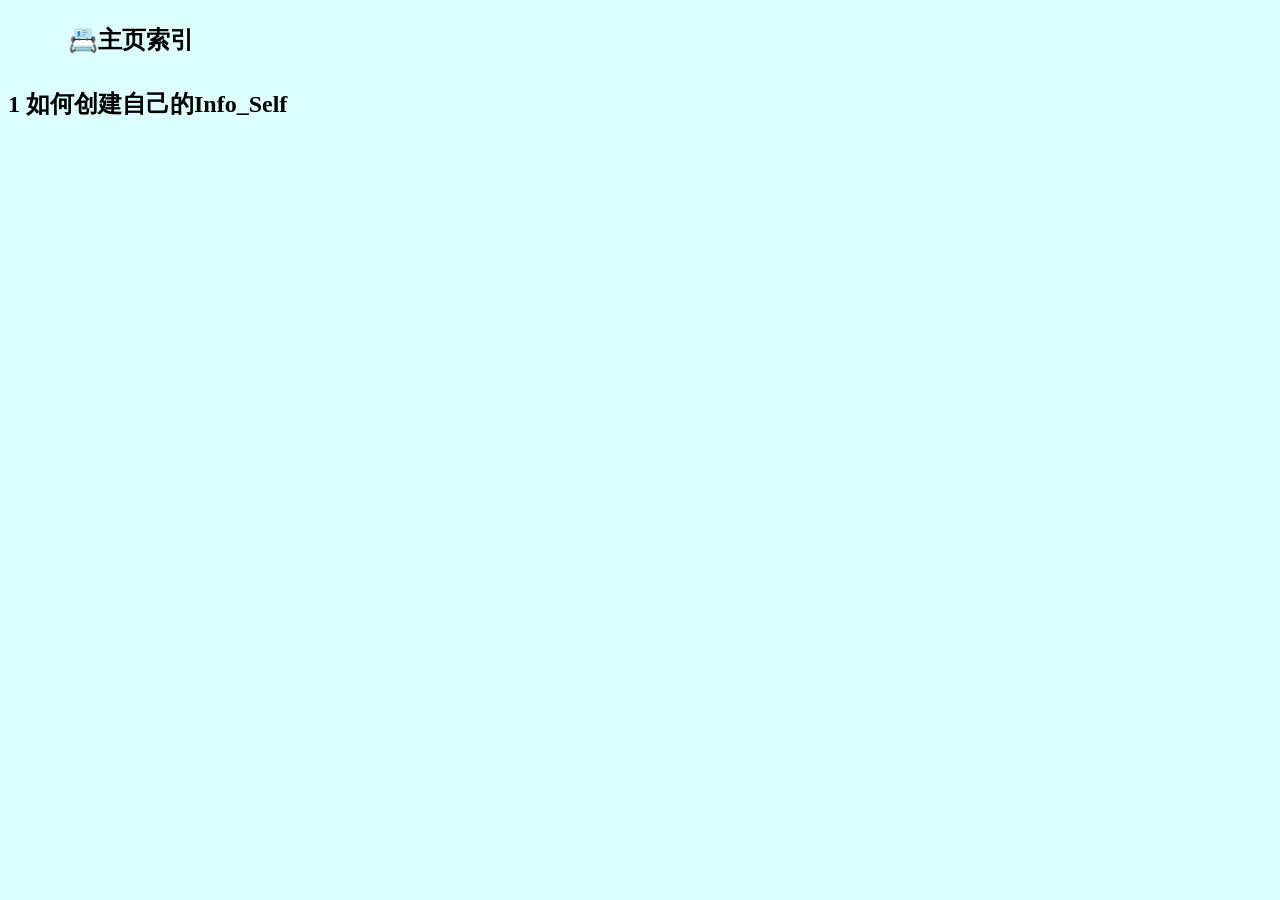
<file: doc/index.html>
<!DOCTYPE html>
<html lang="en">
<head>
    <meta charset="UTF-8">
    <meta name="viewport" content="width=device-width, initial-scale=1.0">
    <title>Document</title>
    <link rel="stylesheet" href="index.css">
</head>
<body class="bodyStyle">

    <div class="mainBlock">
        <p class="mainStyle">📇主页索引</p>
    </div>
    
    <a href="creatInfo_Self/creatInfo_Self.html" class="linkStyle">
        <h4>1 如何创建自己的Info_Self</h4>
    </a>
    
</body>
</html>
</file>
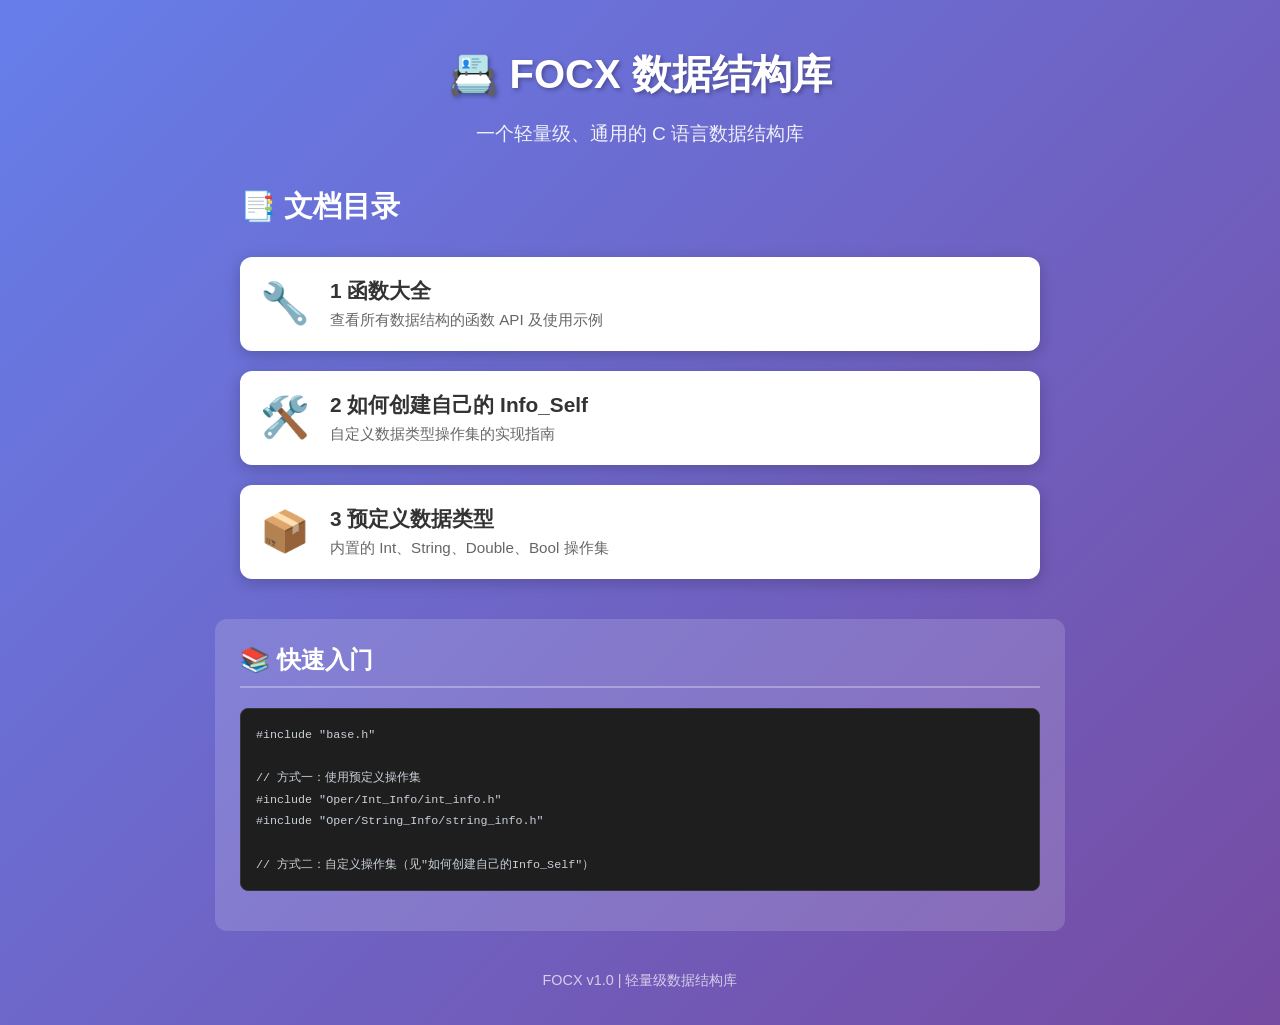
<file: docs/index.html>
<!DOCTYPE html>
<html lang="zh-CN">
<head>
    <meta charset="UTF-8">
    <meta name="viewport" content="width=device-width, initial-scale=1.0">
    <title>FOCX 数据结构库 - 文档首页</title>
    <link rel="stylesheet" href="index.css">
    <!-- Prism.js 代码高亮 -->
    <link href="https://cdn.bootcdn.net/ajax/libs/prism/1.29.0/themes/prism-tomorrow.min.css" rel="stylesheet" />
</head>
<body class="bodyStyle">
    <div class="header">
        <h1 class="title">📇 FOCX 数据结构库</h1>
        <p class="subtitle">一个轻量级、通用的 C 语言数据结构库</p>
    </div>
    
    <div class="mainBlock">
        <p class="mainStyle">📑 文档目录</p>
    </div>
    
    <a href="func/index.html" class="linkStyle">
        <div class="menuItem">
            <span class="menuIcon">🔧</span>
            <div class="menuContent">
                <h3>1 函数大全</h3>
                <p>查看所有数据结构的函数 API 及使用示例</p>
            </div>
        </div>
    </a>

    <a href="creatInfo_Self/index.html" class="linkStyle">
        <div class="menuItem">
            <span class="menuIcon">🛠️</span>
            <div class="menuContent">
                <h3>2 如何创建自己的 Info_Self</h3>
                <p>自定义数据类型操作集的实现指南</p>
            </div>
        </div>
    </a>

    <a href="func/Oper/index.html" class="linkStyle">
        <div class="menuItem">
            <span class="menuIcon">📦</span>
            <div class="menuContent">
                <h3>3 预定义数据类型</h3>
                <p>内置的 Int、String、Double、Bool 操作集</p>
            </div>
        </div>
    </a>

    <div class="section">
        <h2>📚 快速入门</h2>
        <div class="codeBlock">
<pre class="language-c"><code>#include "base.h"

// 方式一：使用预定义操作集
#include "Oper/Int_Info/int_info.h"
#include "Oper/String_Info/string_info.h"

// 方式二：自定义操作集（见"如何创建自己的Info_Self"）</code></pre>
        </div>
    </div>

    <div class="footer">
        <p>FOCX v1.0 | 轻量级数据结构库</p>
    </div>

    <!-- Prism.js -->
    <script src="https://cdn.bootcdn.net/ajax/libs/prism/1.29.0/prism.min.js"></script>
    <script src="https://cdn.bootcdn.net/ajax/libs/prism/1.29.0/components/prism-c.min.js"></script>
    <script src="index.js"></script>
</body>
</html>
</file>
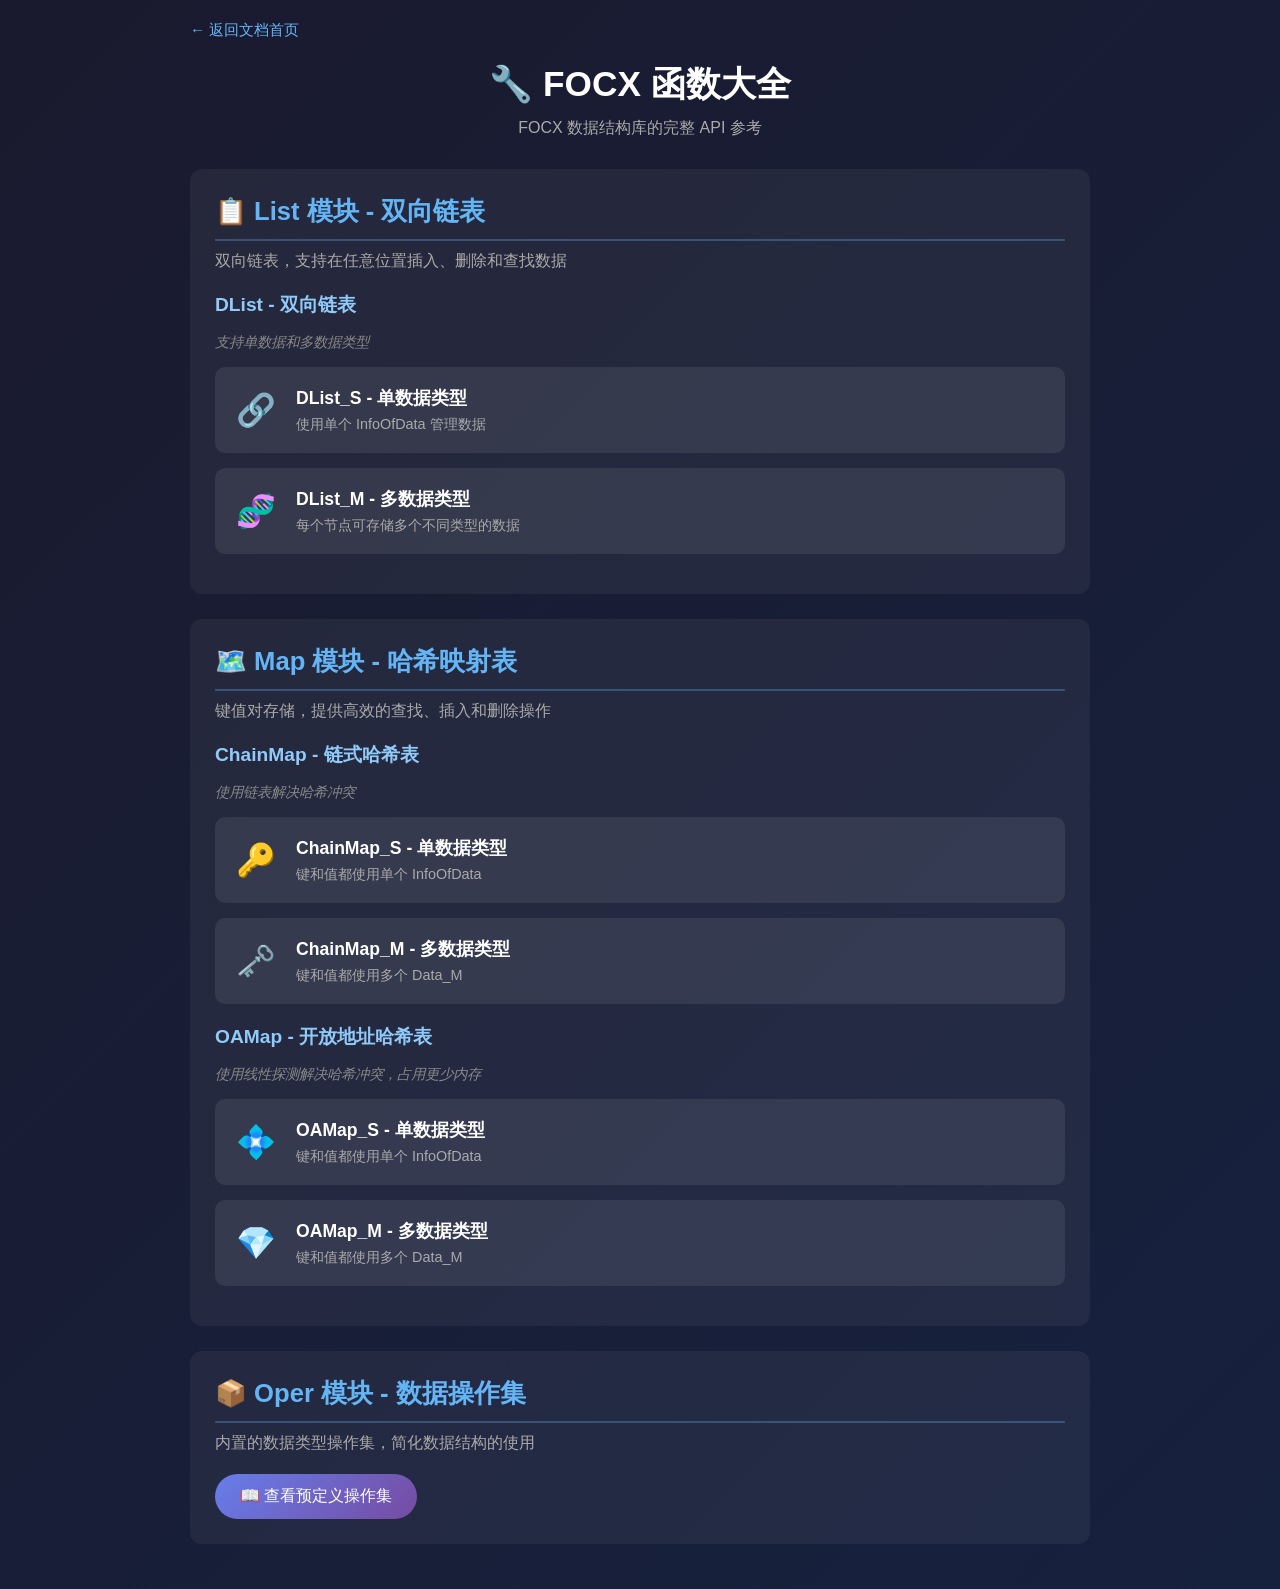
<file: docs/func/index.html>
<!DOCTYPE html>
<html lang="zh-CN">
<head>
    <meta charset="UTF-8">
    <meta name="viewport" content="width=device-width, initial-scale=1.0">
    <title>函数大全 - FOCX</title>
    <link rel="stylesheet" href="index.css">
</head>
<body>
    <div class="container">
        <div class="backLink">
            <a href="../index.html">← 返回文档首页</a>
        </div>

        <h1 class="mainTitle">🔧 FOCX 函数大全</h1>
        <p class="subtitle">FOCX 数据结构库的完整 API 参考</p>

        <!-- List 模块 -->
        <div class="module">
            <h2 class="moduleTitle">📋 List 模块 - 双向链表</h2>
            <p class="moduleDesc">双向链表，支持在任意位置插入、删除和查找数据</p>
            
            <div class="subModule">
                <h3>DList - 双向链表</h3>
                <p class="hint">支持单数据和多数据类型</p>
                <div class="dataType">
                    <a href="List/DList/Single_Data/index.html" class="typeCard">
                        <span class="typeIcon">🔗</span>
                        <div class="typeInfo">
                            <h4>DList_S - 单数据类型</h4>
                            <p>使用单个 InfoOfData 管理数据</p>
                        </div>
                    </a>
                </div>
                <div class="dataType">
                    <a href="List/DList/Multiple_Data/index.html" class="typeCard">
                        <span class="typeIcon">🧬</span>
                        <div class="typeInfo">
                            <h4>DList_M - 多数据类型</h4>
                            <p>每个节点可存储多个不同类型的数据</p>
                        </div>
                    </a>
                </div>
            </div>
        </div>

        <!-- Map 模块 -->
        <div class="module">
            <h2 class="moduleTitle">🗺️ Map 模块 - 哈希映射表</h2>
            <p class="moduleDesc">键值对存储，提供高效的查找、插入和删除操作</p>
            
            <div class="subModule">
                <h3>ChainMap - 链式哈希表</h3>
                <p class="hint">使用链表解决哈希冲突</p>
                <div class="dataType">
                    <a href="Map/ChainMap/Single_Data/index.html" class="typeCard">
                        <span class="typeIcon">🔑</span>
                        <div class="typeInfo">
                            <h4>ChainMap_S - 单数据类型</h4>
                            <p>键和值都使用单个 InfoOfData</p>
                        </div>
                    </a>
                </div>
                <div class="dataType">
                    <a href="Map/ChainMap/Multiple_Data/index.html" class="typeCard">
                        <span class="typeIcon">🗝️</span>
                        <div class="typeInfo">
                            <h4>ChainMap_M - 多数据类型</h4>
                            <p>键和值都使用多个 Data_M</p>
                        </div>
                    </a>
                </div>
            </div>

            <div class="subModule">
                <h3>OAMap - 开放地址哈希表</h3>
                <p class="hint">使用线性探测解决哈希冲突，占用更少内存</p>
                <div class="dataType">
                    <a href="Map/OAMap/Single_Data/index.html" class="typeCard">
                        <span class="typeIcon">💠</span>
                        <div class="typeInfo">
                            <h4>OAMap_S - 单数据类型</h4>
                            <p>键和值都使用单个 InfoOfData</p>
                        </div>
                    </a>
                </div>
                <div class="dataType">
                    <a href="Map/OAMap/Multiple_Data/index.html" class="typeCard">
                        <span class="typeIcon">💎</span>
                        <div class="typeInfo">
                            <h4>OAMap_M - 多数据类型</h4>
                            <p>键和值都使用多个 Data_M</p>
                        </div>
                    </a>
                </div>
            </div>
        </div>

        <!-- Oper 模块 -->
        <div class="module">
            <h2 class="moduleTitle">📦 Oper 模块 - 数据操作集</h2>
            <p class="moduleDesc">内置的数据类型操作集，简化数据结构的使用</p>
            
            <div class="operLinks">
                <a href="Oper/index.html" class="operLink">📖 查看预定义操作集</a>
            </div>
        </div>

    </div>
</body>
</html>
</file>
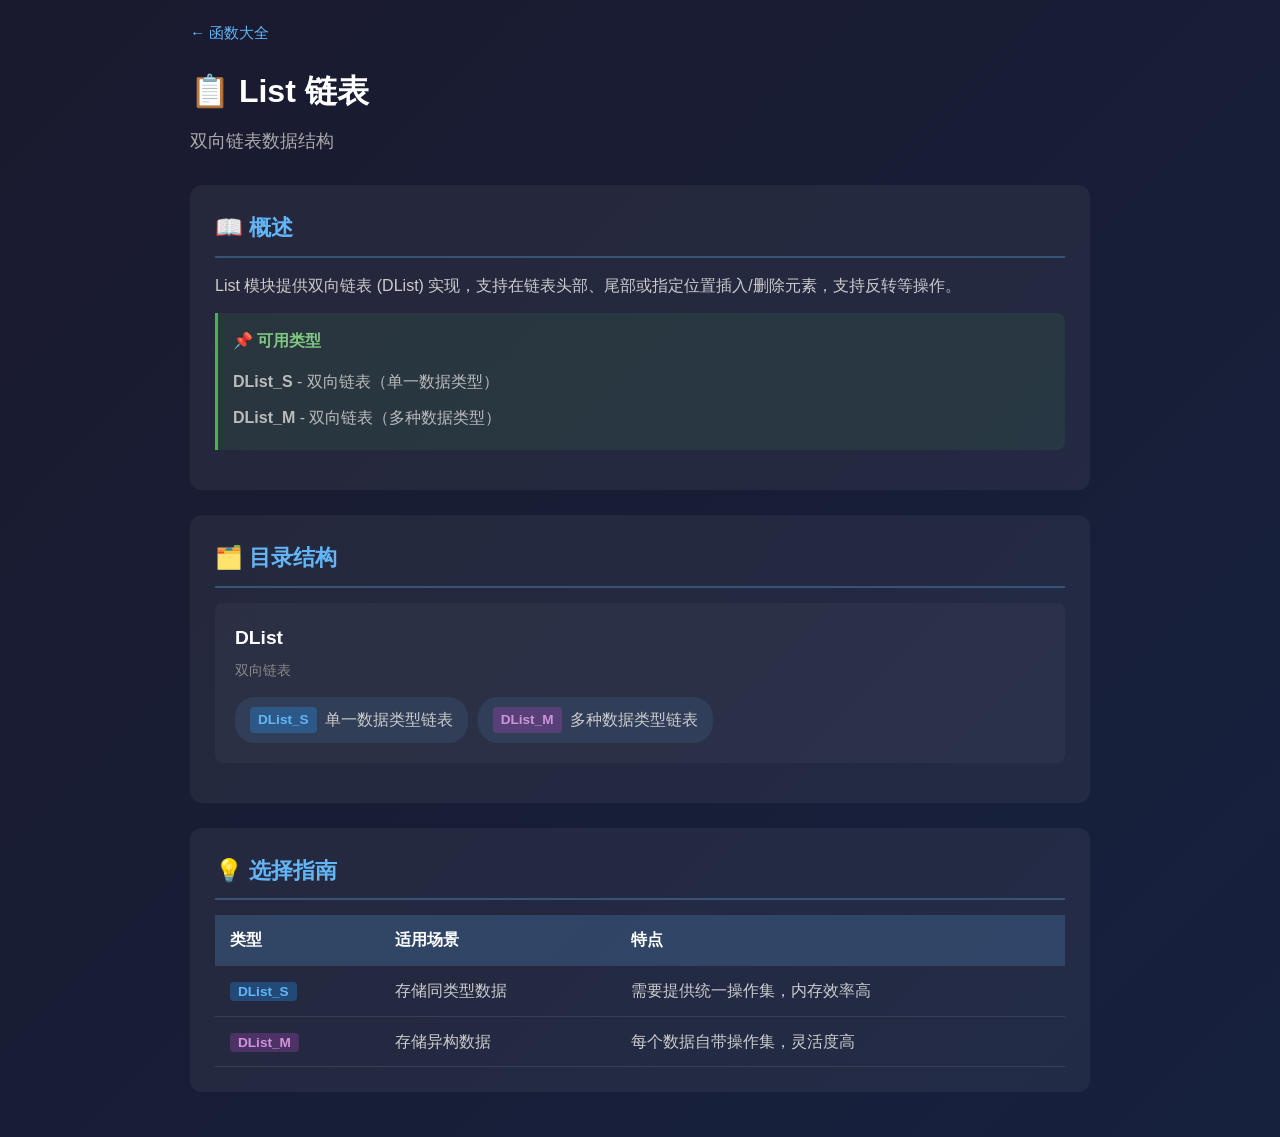
<file: docs/func/List/index.html>
<!DOCTYPE html>
<html lang="zh-CN">
<head>
    <meta charset="UTF-8">
    <meta name="viewport" content="width=device-width, initial-scale=1.0">
    <title>List 链表 - FOCX</title>
    <link rel="stylesheet" href="index.css">
    <!-- Prism.js 代码高亮 -->
    <link href="https://cdn.bootcdn.net/ajax/libs/prism/1.29.0/themes/prism-tomorrow.min.css" rel="stylesheet" />
</head>
<body>
    <div class="container">
        <div class="backLink">
            <a href="../../index.html">← 函数大全</a>
        </div>

        <h1 class="mainTitle">📋 List 链表</h1>
        <p class="subtitle">双向链表数据结构</p>

        <div class="section">
            <h2>📖 概述</h2>
            <p>List 模块提供双向链表 (DList) 实现，支持在链表头部、尾部或指定位置插入/删除元素，支持反转等操作。</p>
            
            <div class="featureBox">
                <h4>📌 可用类型</h4>
                <ul>
                    <li><strong>DList_S</strong> - 双向链表（单一数据类型）</li>
                    <li><strong>DList_M</strong> - 双向链表（多种数据类型）</li>
                </ul>
            </div>
        </div>

        <div class="section">
            <h2>🗂️ 目录结构</h2>
            
            <div class="moduleCard">
                <h3>DList</h3>
                <p>双向链表</p>
                
                <div class="subLinks">
                    <a href="DList/Single_Data/index.html">
                        <span class="typeTag single">DList_S</span>
                        单一数据类型链表
                    </a>
                    <a href="DList/Multiple_Data/index.html">
                        <span class="typeTag multiple">DList_M</span>
                        多种数据类型链表
                    </a>
                </div>
            </div>
        </div>

        <div class="section">
            <h2>💡 选择指南</h2>
            <table class="compareTable">
                <tr>
                    <th>类型</th>
                    <th>适用场景</th>
                    <th>特点</th>
                </tr>
                <tr>
                    <td><span class="typeTag single">DList_S</span></td>
                    <td>存储同类型数据</td>
                    <td>需要提供统一操作集，内存效率高</td>
                </tr>
                <tr>
                    <td><span class="typeTag multiple">DList_M</span></td>
                    <td>存储异构数据</td>
                    <td>每个数据自带操作集，灵活度高</td>
                </tr>
            </table>
        </div>
    </div>

    <!-- Prism.js -->
    <script src="https://cdn.bootcdn.net/ajax/libs/prism/1.29.0/prism.min.js"></script>
    <script src="https://cdn.bootcdn.net/ajax/libs/prism/1.29.0/components/prism-c.min.js"></script>
    <script src="index.js"></script>
</body>
</html>
</file>
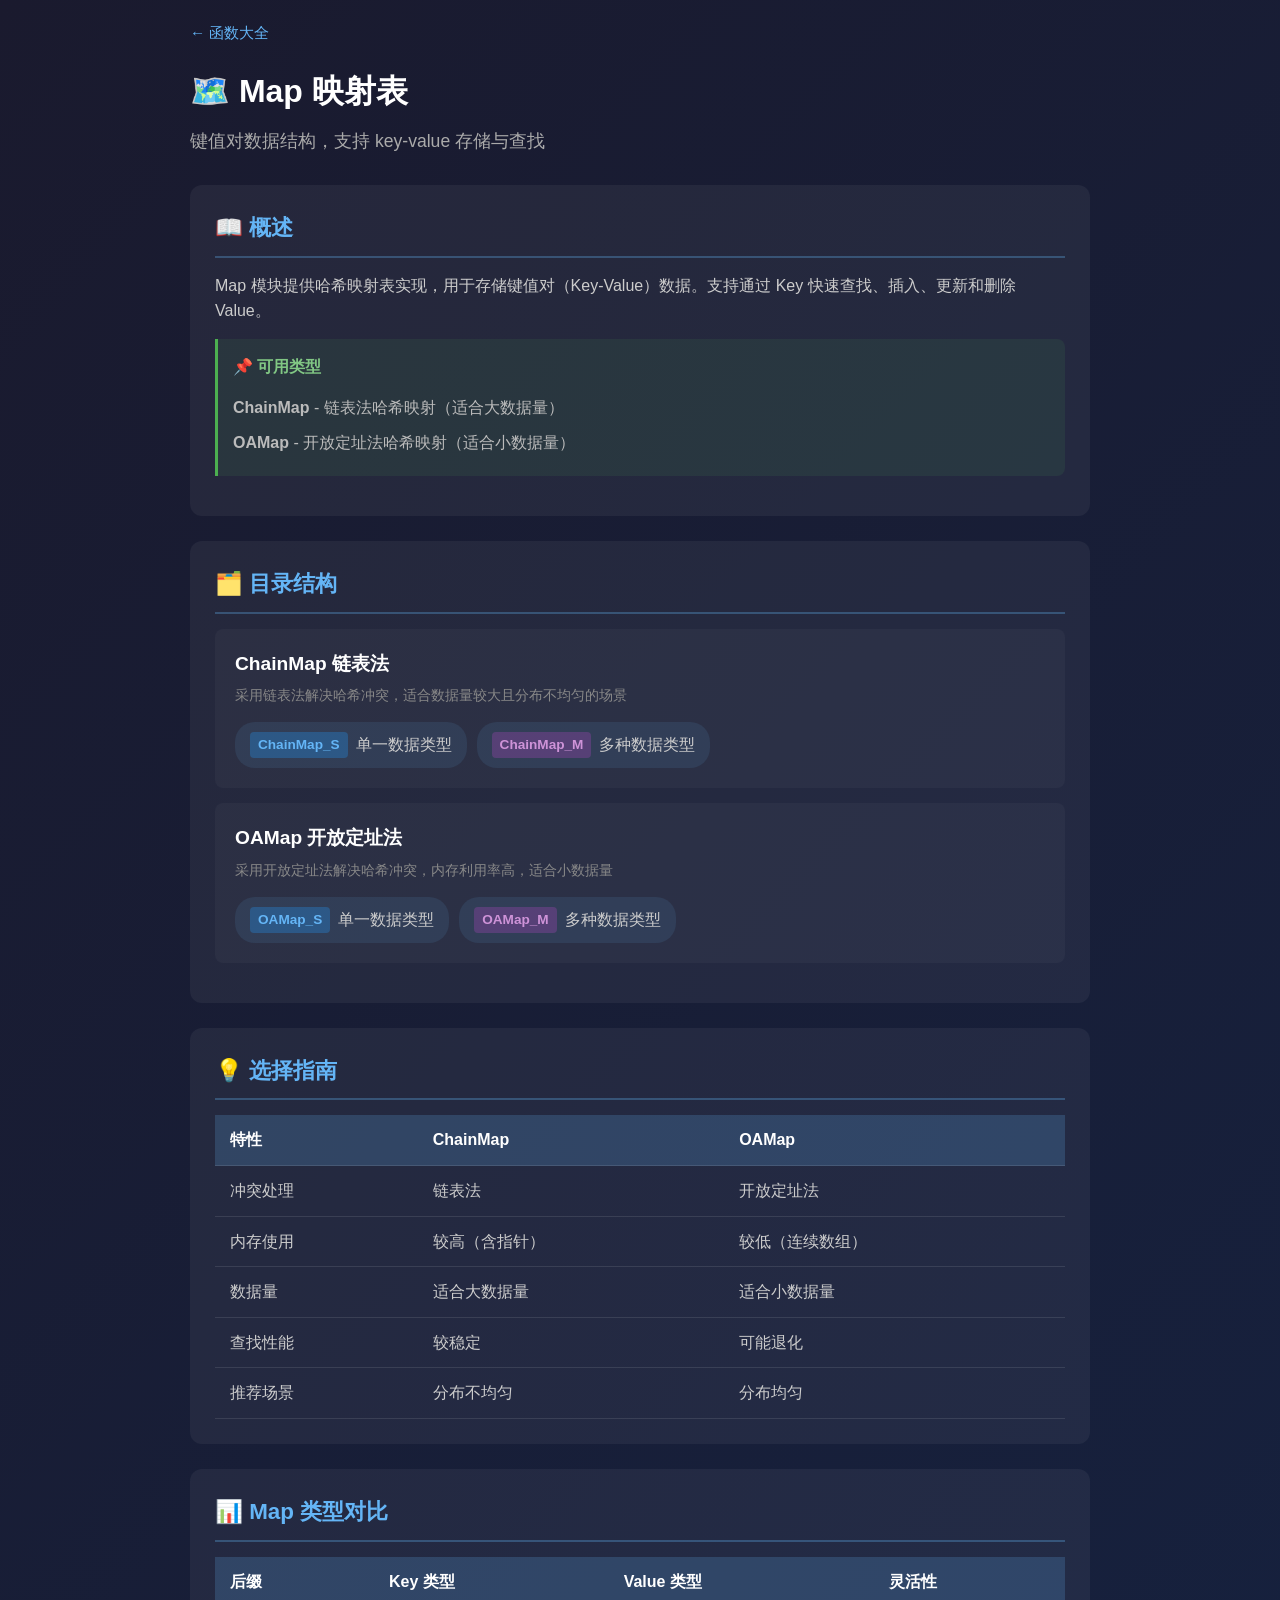
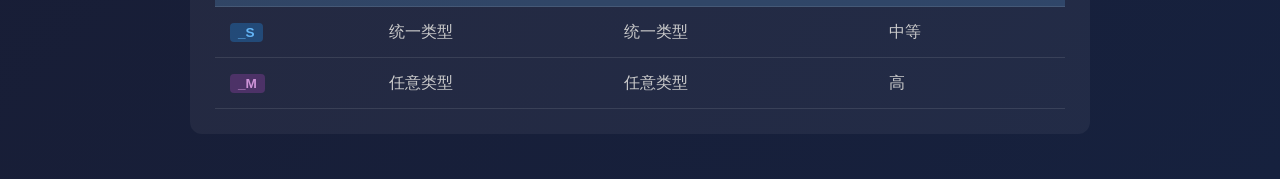
<file: docs/func/Map/index.html>
<!DOCTYPE html>
<html lang="zh-CN">
<head>
    <meta charset="UTF-8">
    <meta name="viewport" content="width=device-width, initial-scale=1.0">
    <title>Map 映射表 - FOCX</title>
    <link rel="stylesheet" href="index.css">
    <!-- Prism.js 代码高亮 -->
    <link href="https://cdn.bootcdn.net/ajax/libs/prism/1.29.0/themes/prism-tomorrow.min.css" rel="stylesheet" />
</head>
<body>
    <div class="container">
        <div class="backLink">
            <a href="../../index.html">← 函数大全</a>
        </div>

        <h1 class="mainTitle">🗺️ Map 映射表</h1>
        <p class="subtitle">键值对数据结构，支持 key-value 存储与查找</p>

        <div class="section">
            <h2>📖 概述</h2>
            <p>Map 模块提供哈希映射表实现，用于存储键值对（Key-Value）数据。支持通过 Key 快速查找、插入、更新和删除 Value。</p>
            
            <div class="featureBox">
                <h4>📌 可用类型</h4>
                <ul>
                    <li><strong>ChainMap</strong> - 链表法哈希映射（适合大数据量）</li>
                    <li><strong>OAMap</strong> - 开放定址法哈希映射（适合小数据量）</li>
                </ul>
            </div>
        </div>

        <div class="section">
            <h2>🗂️ 目录结构</h2>
            
            <div class="moduleCard">
                <h3>ChainMap 链表法</h3>
                <p>采用链表法解决哈希冲突，适合数据量较大且分布不均匀的场景</p>
                
                <div class="subLinks">
                    <a href="ChainMap/Single_Data/index.html">
                        <span class="typeTag single">ChainMap_S</span>
                        单一数据类型
                    </a>
                    <a href="ChainMap/Multiple_Data/index.html">
                        <span class="typeTag multiple">ChainMap_M</span>
                        多种数据类型
                    </a>
                </div>
            </div>

            <div class="moduleCard">
                <h3>OAMap 开放定址法</h3>
                <p>采用开放定址法解决哈希冲突，内存利用率高，适合小数据量</p>
                
                <div class="subLinks">
                    <a href="OAMap/Single_Data/index.html">
                        <span class="typeTag single">OAMap_S</span>
                        单一数据类型
                    </a>
                    <a href="OAMap/Multiple_Data/index.html">
                        <span class="typeTag multiple">OAMap_M</span>
                        多种数据类型
                    </a>
                </div>
            </div>
        </div>

        <div class="section">
            <h2>💡 选择指南</h2>
            <table class="compareTable">
                <tr>
                    <th>特性</th>
                    <th>ChainMap</th>
                    <th>OAMap</th>
                </tr>
                <tr>
                    <td>冲突处理</td>
                    <td>链表法</td>
                    <td>开放定址法</td>
                </tr>
                <tr>
                    <td>内存使用</td>
                    <td>较高（含指针）</td>
                    <td>较低（连续数组）</td>
                </tr>
                <tr>
                    <td>数据量</td>
                    <td>适合大数据量</td>
                    <td>适合小数据量</td>
                </tr>
                <tr>
                    <td>查找性能</td>
                    <td>较稳定</td>
                    <td>可能退化</td>
                </tr>
                <tr>
                    <td>推荐场景</td>
                    <td>分布不均匀</td>
                    <td>分布均匀</td>
                </tr>
            </table>
        </div>

        <div class="section">
            <h2>📊 Map 类型对比</h2>
            <table class="compareTable">
                <tr>
                    <th>后缀</th>
                    <th>Key 类型</th>
                    <th>Value 类型</th>
                    <th>灵活性</th>
                </tr>
                <tr>
                    <td><span class="typeTag single">_S</span></td>
                    <td>统一类型</td>
                    <td>统一类型</td>
                    <td>中等</td>
                </tr>
                <tr>
                    <td><span class="typeTag multiple">_M</span></td>
                    <td>任意类型</td>
                    <td>任意类型</td>
                    <td>高</td>
                </tr>
            </table>
        </div>
    </div>

    <!-- Prism.js -->
    <script src="https://cdn.bootcdn.net/ajax/libs/prism/1.29.0/prism.min.js"></script>
    <script src="https://cdn.bootcdn.net/ajax/libs/prism/1.29.0/components/prism-c.min.js"></script>
    <script src="index.js"></script>
</body>
</html>
</file>
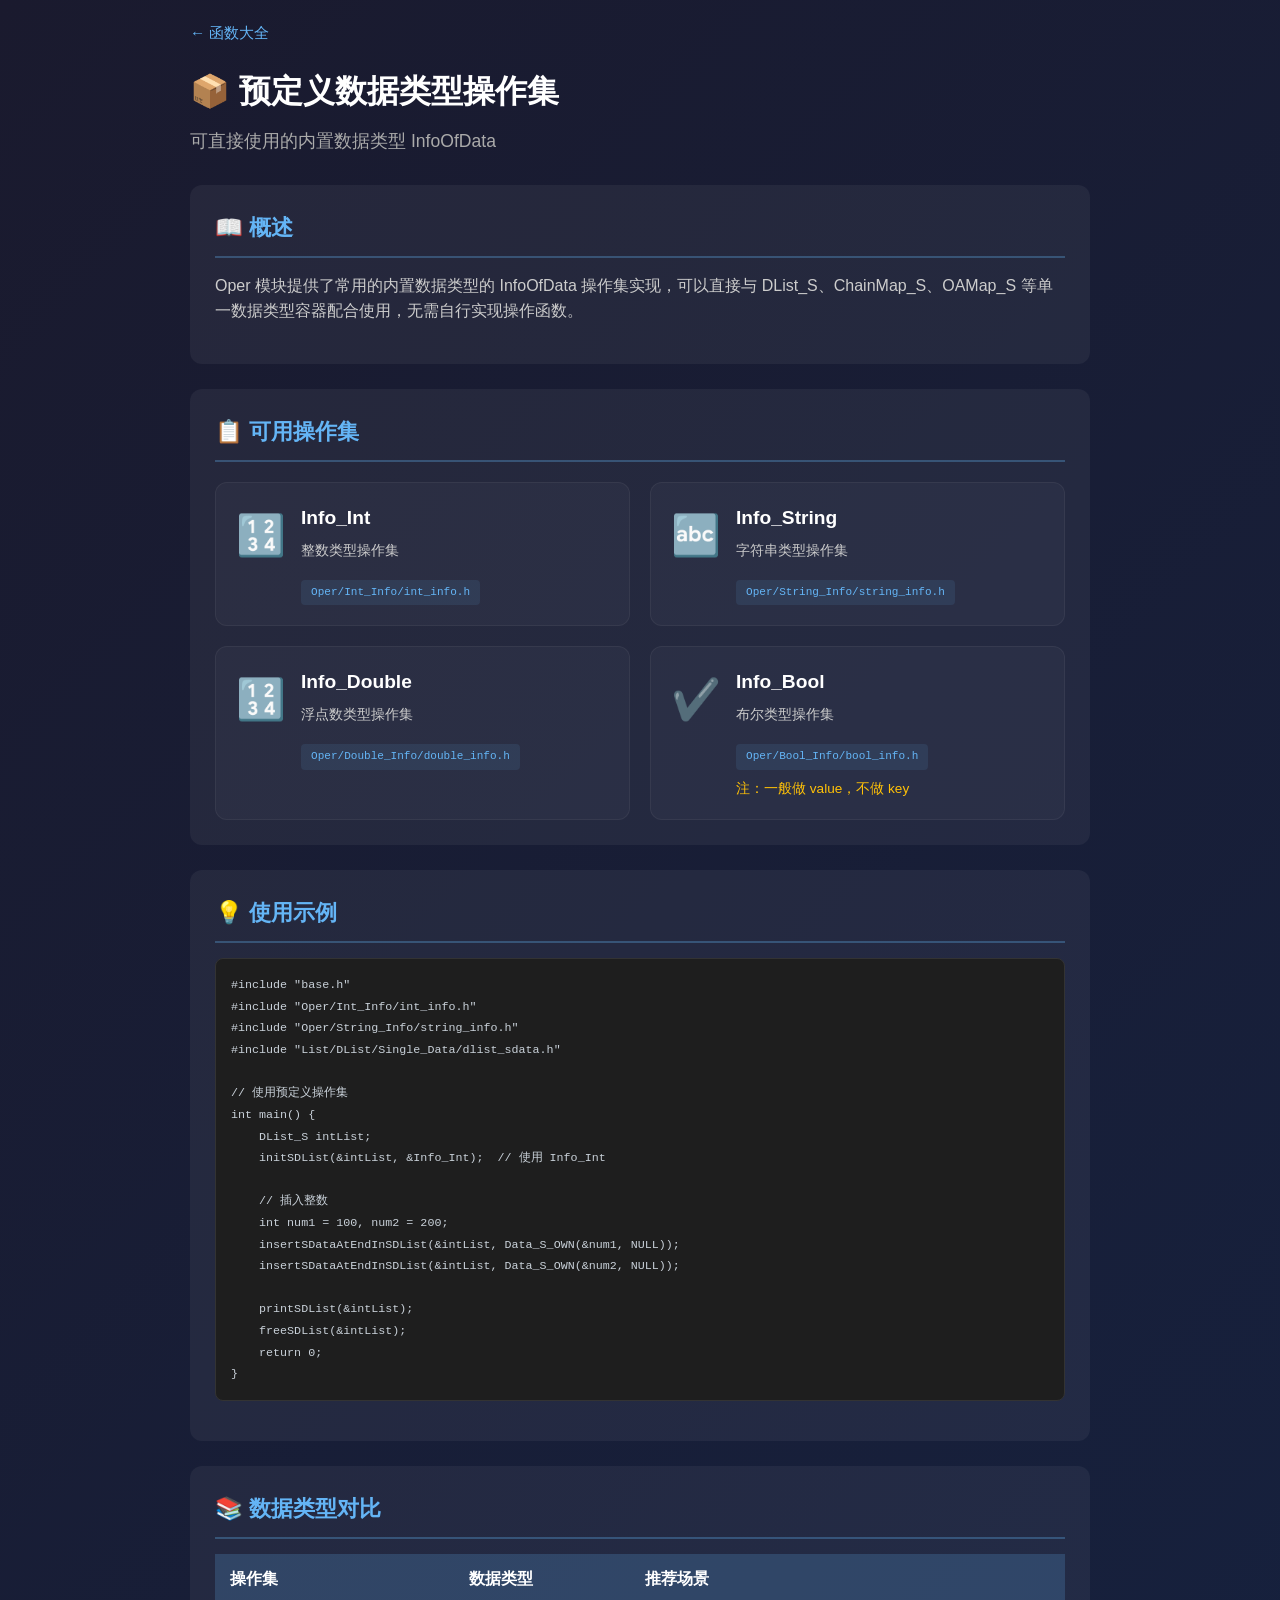
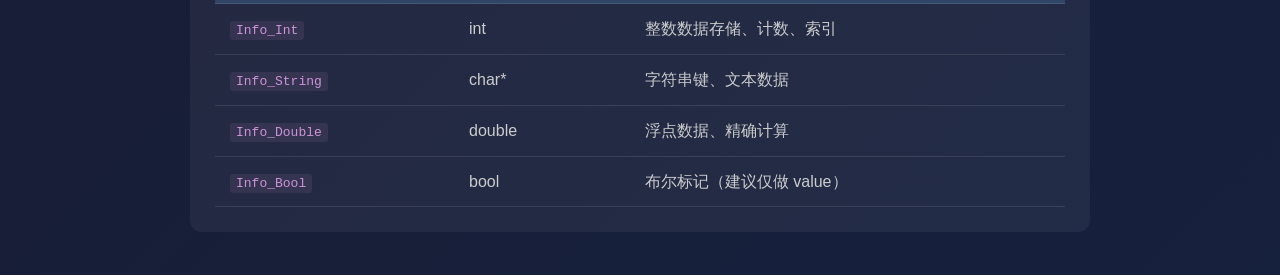
<file: docs/func/Oper/index.html>
<!DOCTYPE html>
<html lang="zh-CN">
<head>
    <meta charset="UTF-8">
    <meta name="viewport" content="width=device-width, initial-scale=1.0">
    <title>预定义数据类型 - FOCX</title>
    <link rel="stylesheet" href="index.css">
    <!-- Prism.js 代码高亮 -->
    <link href="https://cdn.bootcdn.net/ajax/libs/prism/1.29.0/themes/prism-tomorrow.min.css" rel="stylesheet" />
</head>
<body>
    <div class="container">
        <div class="backLink">
            <a href="../../index.html">← 函数大全</a>
        </div>

        <h1 class="mainTitle">📦 预定义数据类型操作集</h1>
        <p class="subtitle">可直接使用的内置数据类型 InfoOfData</p>

        <div class="section">
            <h2>📖 概述</h2>
            <p>Oper 模块提供了常用的内置数据类型的 InfoOfData 操作集实现，可以直接与 DList_S、ChainMap_S、OAMap_S 等单一数据类型容器配合使用，无需自行实现操作函数。</p>
        </div>

        <div class="section">
            <h2>📋 可用操作集</h2>
            
            <div class="operGrid">
                <div class="operCard">
                    <div class="operIcon">🔢</div>
                    <div class="operInfo">
                        <h3>Info_Int</h3>
                        <p class="operDesc">整数类型操作集</p>
                        <code class="filePath">Oper/Int_Info/int_info.h</code>
                    </div>
                </div>

                <div class="operCard">
                    <div class="operIcon">🔤</div>
                    <div class="operInfo">
                        <h3>Info_String</h3>
                        <p class="operDesc">字符串类型操作集</p>
                        <code class="filePath">Oper/String_Info/string_info.h</code>
                    </div>
                </div>

                <div class="operCard">
                    <div class="operIcon">🔢</div>
                    <div class="operInfo">
                        <h3>Info_Double</h3>
                        <p class="operDesc">浮点数类型操作集</p>
                        <code class="filePath">Oper/Double_Info/double_info.h</code>
                    </div>
                </div>

                <div class="operCard">
                    <div class="operIcon">✔️</div>
                    <div class="operInfo">
                        <h3>Info_Bool</h3>
                        <p class="operDesc">布尔类型操作集</p>
                        <code class="filePath">Oper/Bool_Info/bool_info.h</code>
                        <span class="note">注：一般做 value，不做 key</span>
                    </div>
                </div>
            </div>
        </div>

        <div class="section">
            <h2>💡 使用示例</h2>
            <div class="codeBlock">
<pre class="language-c"><code>#include "base.h"
#include "Oper/Int_Info/int_info.h"
#include "Oper/String_Info/string_info.h"
#include "List/DList/Single_Data/dlist_sdata.h"

// 使用预定义操作集
int main() {
    DList_S intList;
    initSDList(&intList, &Info_Int);  // 使用 Info_Int

    // 插入整数
    int num1 = 100, num2 = 200;
    insertSDataAtEndInSDList(&intList, Data_S_OWN(&num1, NULL));
    insertSDataAtEndInSDList(&intList, Data_S_OWN(&num2, NULL));

    printSDList(&intList);
    freeSDList(&intList);
    return 0;
}</code></pre>
            </div>
        </div>

        <div class="section">
            <h2>📚 数据类型对比</h2>
            <table class="compareTable">
                <tr>
                    <th>操作集</th>
                    <th>数据类型</th>
                    <th>推荐场景</th>
                </tr>
                <tr>
                    <td><code>Info_Int</code></td>
                    <td>int</td>
                    <td>整数数据存储、计数、索引</td>
                </tr>
                <tr>
                    <td><code>Info_String</code></td>
                    <td>char*</td>
                    <td>字符串键、文本数据</td>
                </tr>
                <tr>
                    <td><code>Info_Double</code></td>
                    <td>double</td>
                    <td>浮点数据、精确计算</td>
                </tr>
                <tr>
                    <td><code>Info_Bool</code></td>
                    <td>bool</td>
                    <td>布尔标记（建议仅做 value）</td>
                </tr>
            </table>
        </div>
    </div>

    <!-- Prism.js -->
    <script src="https://cdn.bootcdn.net/ajax/libs/prism/1.29.0/prism.min.js"></script>
    <script src="https://cdn.bootcdn.net/ajax/libs/prism/1.29.0/components/prism-c.min.js"></script>
    <script src="index.js"></script>
</body>
</html>
</file>
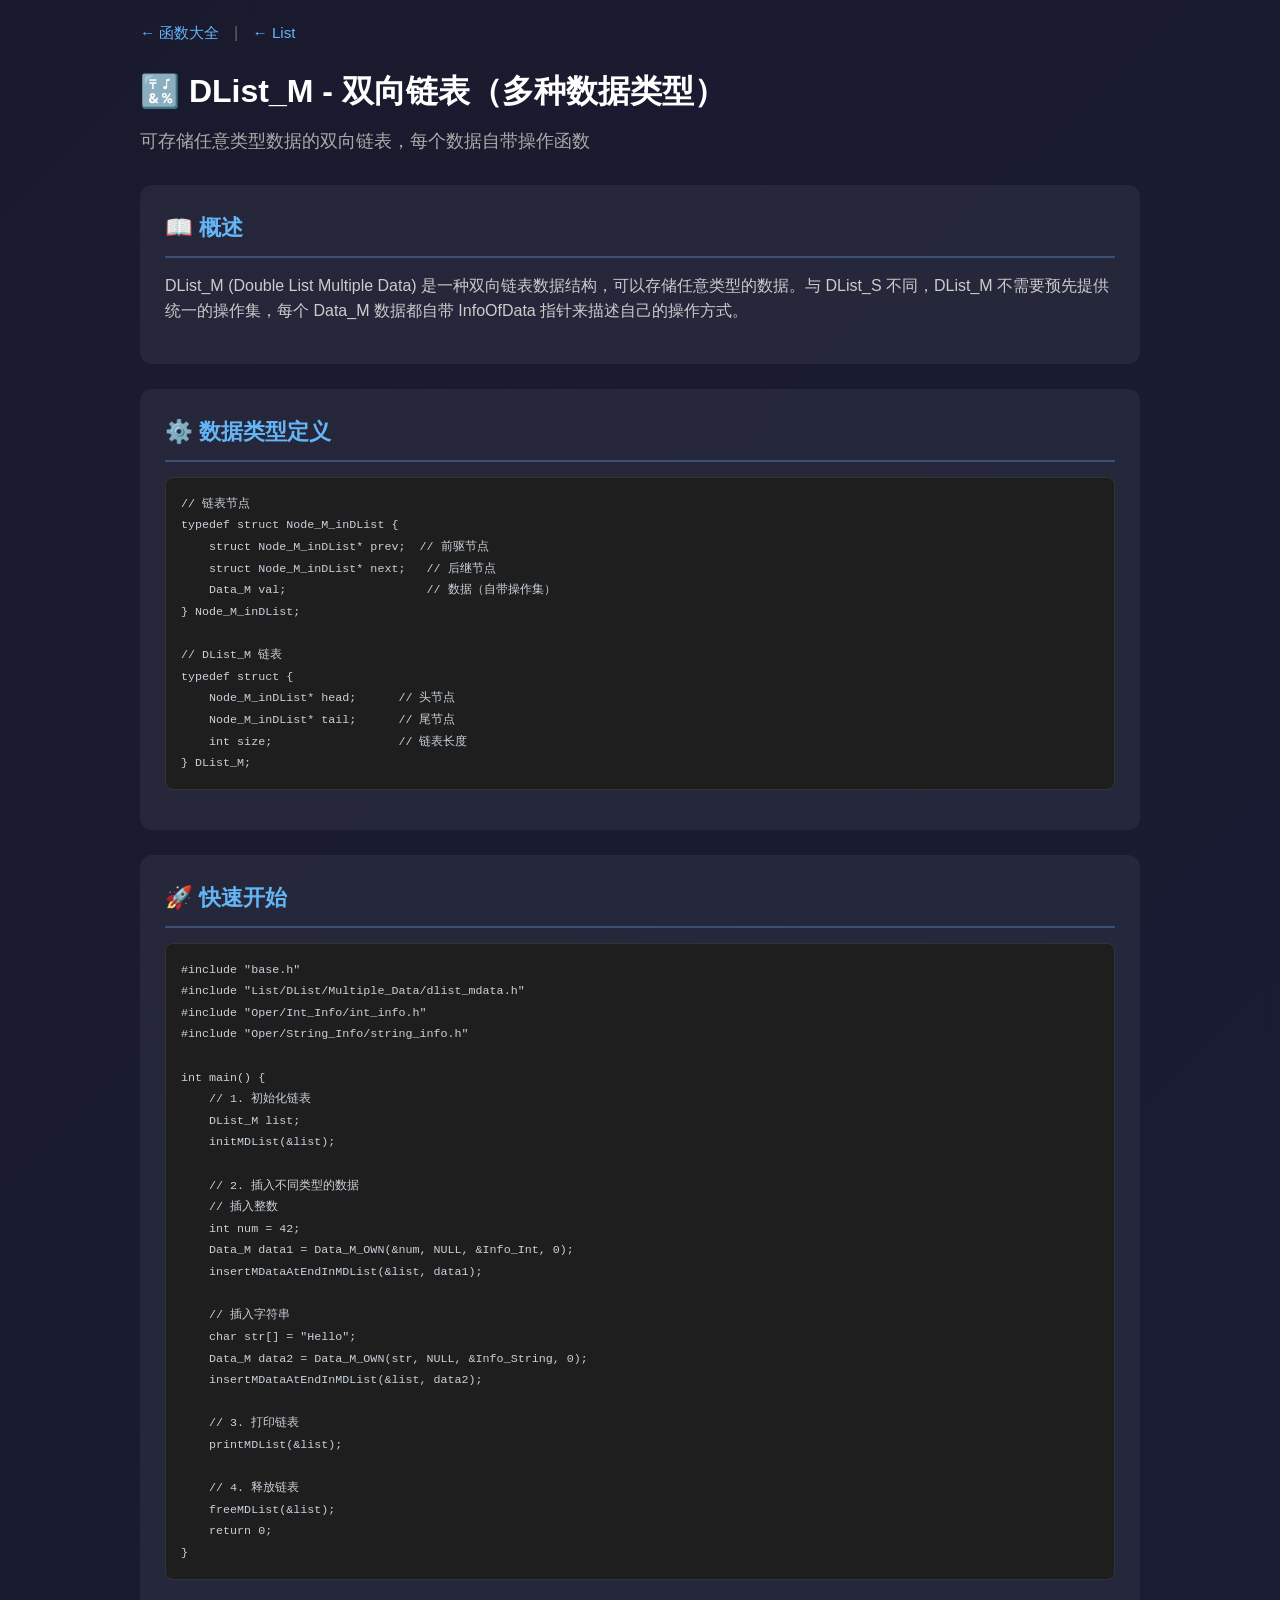
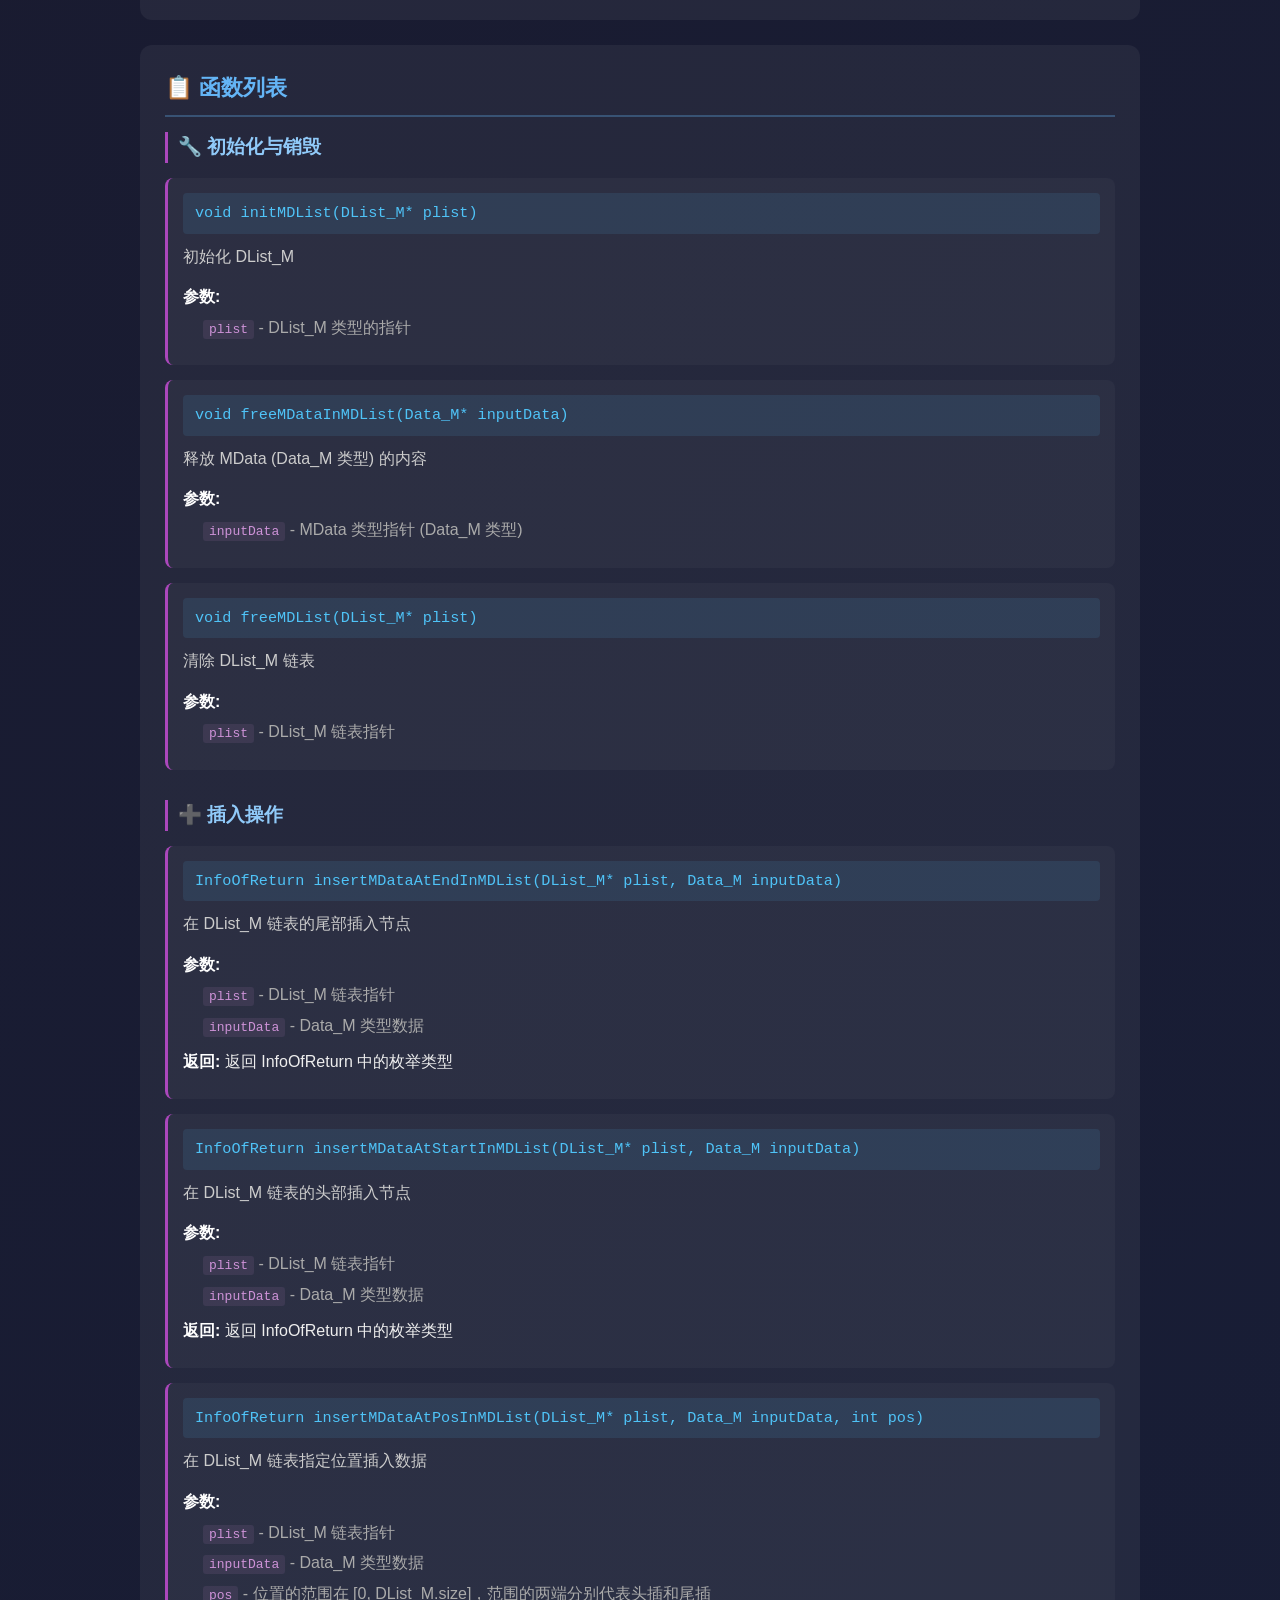
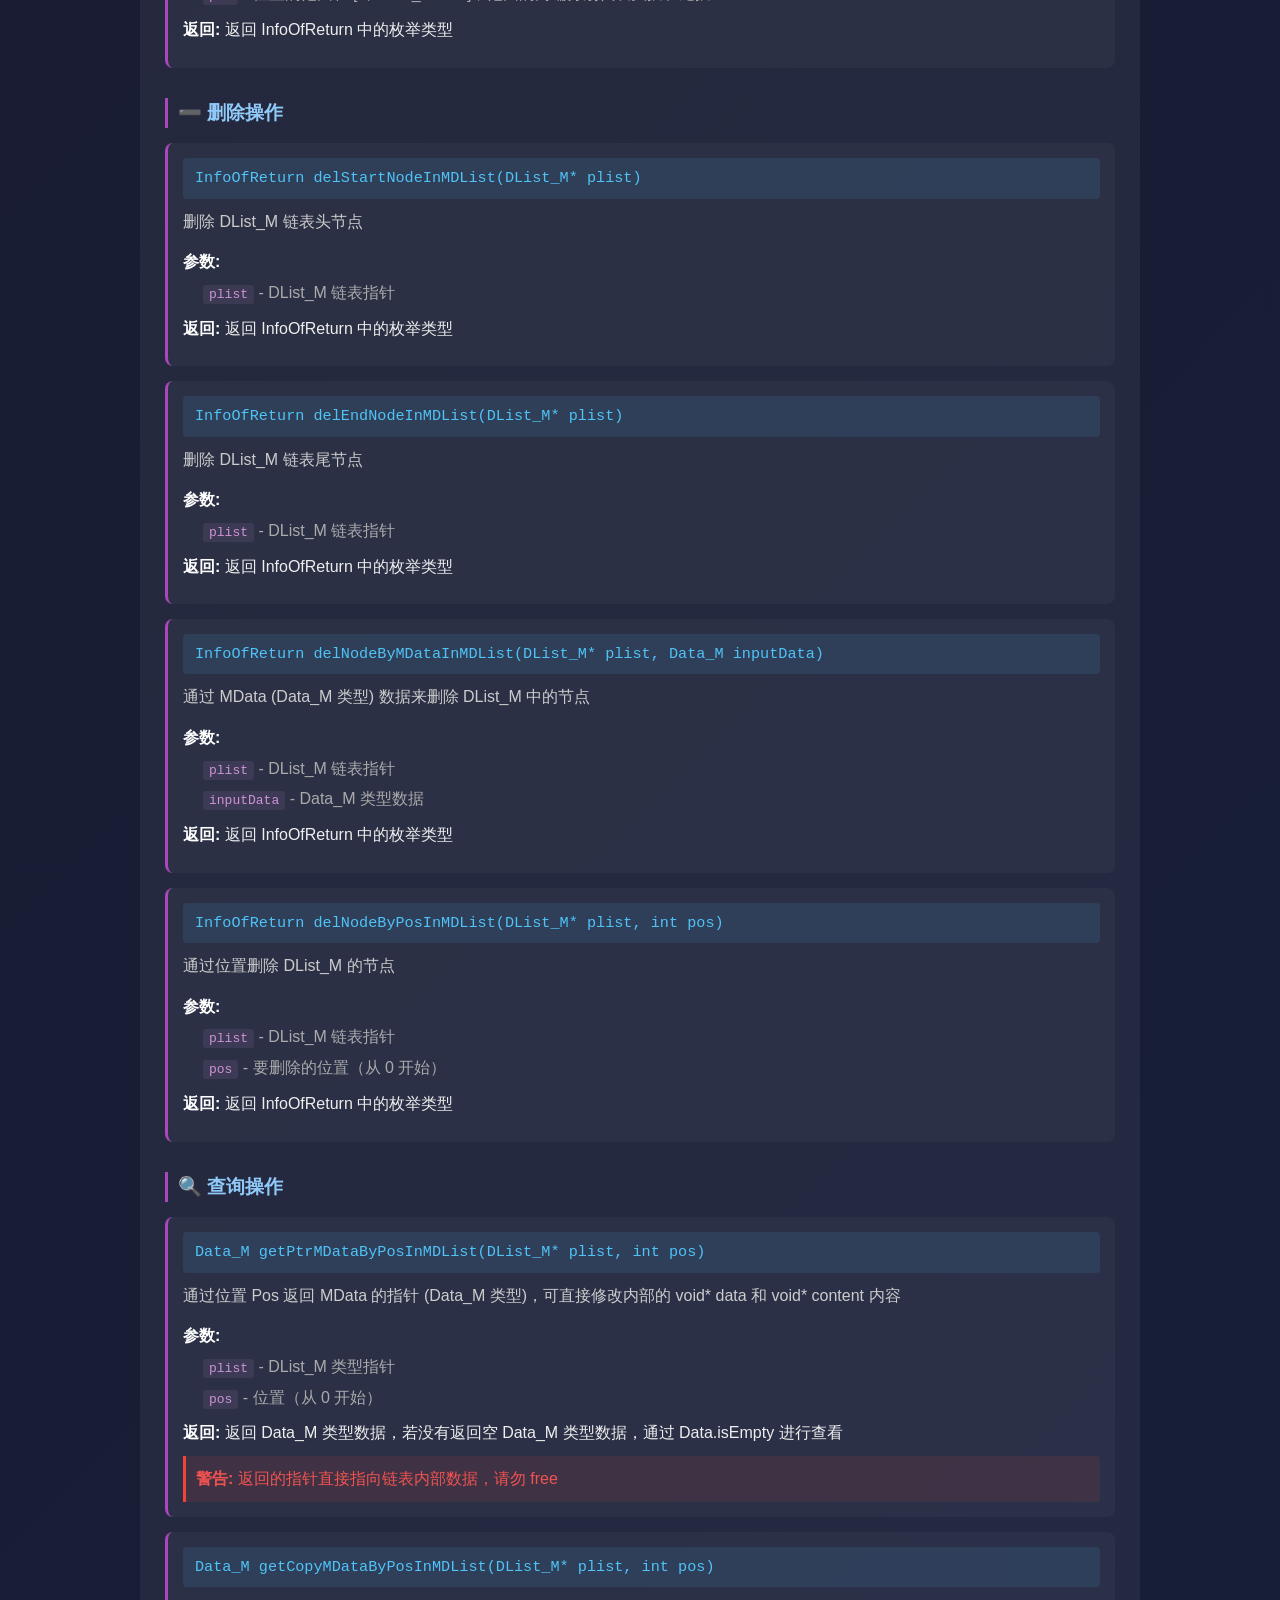
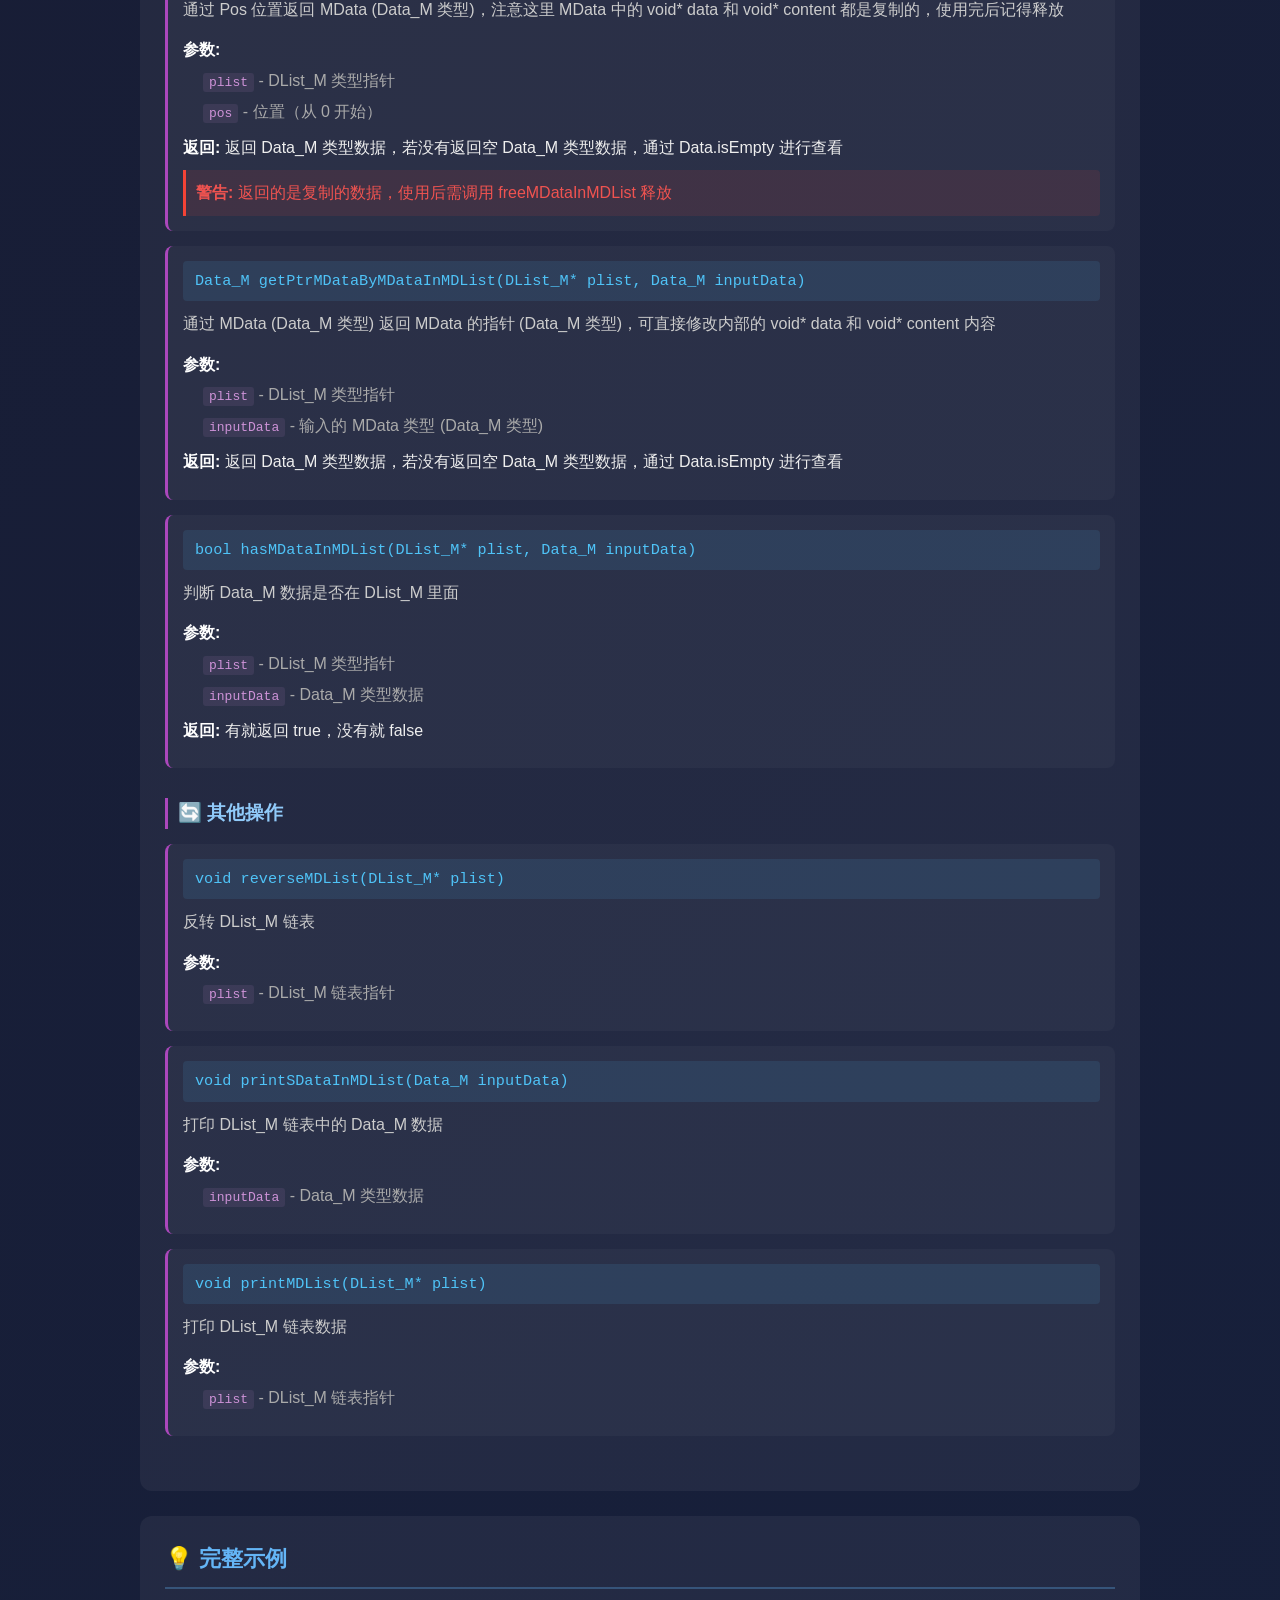
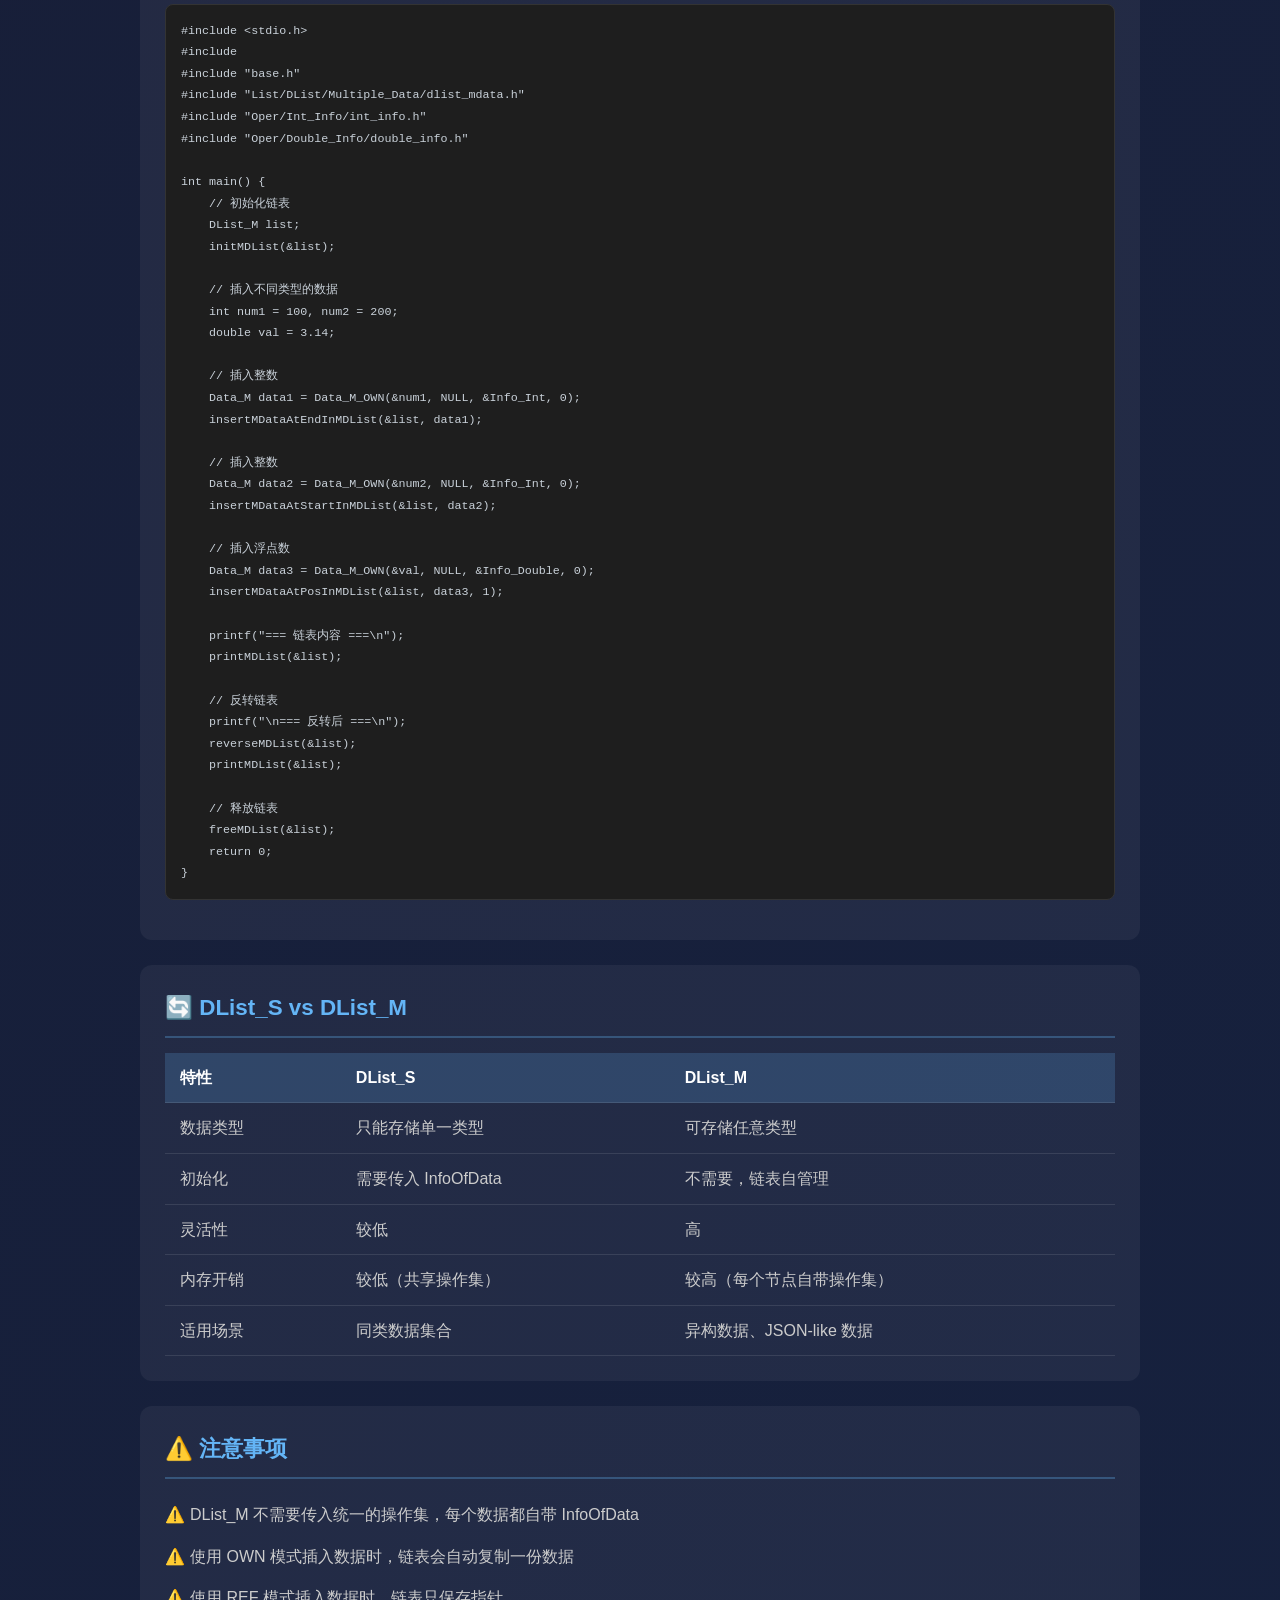
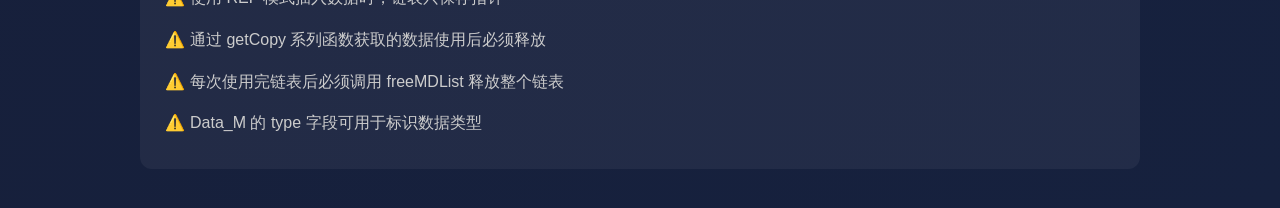
<file: docs/func/List/DList/Multiple_Data/index.html>
<!DOCTYPE html>
<html lang="zh-CN">
<head>
    <meta charset="UTF-8">
    <meta name="viewport" content="width=device-width, initial-scale=1.0">
    <title>DList_M 文档 - FOCX</title>
    <link rel="stylesheet" href="index.css">
    <!-- Prism.js 代码高亮 -->
    <link href="https://cdn.bootcdn.net/ajax/libs/prism/1.29.0/themes/prism-tomorrow.min.css" rel="stylesheet" />
</head>
<body>
    <div class="container">
        <div class="backLink">
            <a href="../../../../index.html">← 函数大全</a>
            <span class="separator">|</span>
            <a href="../../index.html">← List</a>
        </div>

        <h1 class="mainTitle">🔣 DList_M - 双向链表（多种数据类型）</h1>
        <p class="subtitle">可存储任意类型数据的双向链表，每个数据自带操作函数</p>

        <div class="section">
            <h2>📖 概述</h2>
            <p>DList_M (Double List Multiple Data) 是一种双向链表数据结构，可以存储任意类型的数据。与 DList_S 不同，DList_M 不需要预先提供统一的操作集，每个 Data_M 数据都自带 InfoOfData 指针来描述自己的操作方式。</p>
        </div>

        <div class="section">
            <h2>⚙️ 数据类型定义</h2>
            <div class="codeBlock">
<pre class="language-c"><code>// 链表节点
typedef struct Node_M_inDList {
    struct Node_M_inDList* prev;  // 前驱节点
    struct Node_M_inDList* next;   // 后继节点
    Data_M val;                    // 数据（自带操作集）
} Node_M_inDList;

// DList_M 链表
typedef struct {
    Node_M_inDList* head;      // 头节点
    Node_M_inDList* tail;      // 尾节点
    int size;                  // 链表长度
} DList_M;</code></pre>
            </div>
        </div>

        <div class="section">
            <h2>🚀 快速开始</h2>
            <div class="codeBlock">
<pre class="language-c"><code>#include "base.h"
#include "List/DList/Multiple_Data/dlist_mdata.h"
#include "Oper/Int_Info/int_info.h"
#include "Oper/String_Info/string_info.h"

int main() {
    // 1. 初始化链表
    DList_M list;
    initMDList(&list);

    // 2. 插入不同类型的数据
    // 插入整数
    int num = 42;
    Data_M data1 = Data_M_OWN(&num, NULL, &Info_Int, 0);
    insertMDataAtEndInMDList(&list, data1);

    // 插入字符串
    char str[] = "Hello";
    Data_M data2 = Data_M_OWN(str, NULL, &Info_String, 0);
    insertMDataAtEndInMDList(&list, data2);

    // 3. 打印链表
    printMDList(&list);

    // 4. 释放链表
    freeMDList(&list);
    return 0;
}</code></pre>
            </div>
        </div>

        <div class="section">
            <h2>📋 函数列表</h2>

            <!-- 初始化与销毁 -->
            <div class="funcGroup">
                <h3>🔧 初始化与销毁</h3>
                
                <div class="funcItem">
                    <div class="funcSignature">void initMDList(DList_M* plist)</div>
                    <p class="funcDesc">初始化 DList_M</p>
                    <div class="params">
                        <strong>参数:</strong>
                        <ul>
                            <li><code>plist</code> - DList_M 类型的指针</li>
                        </ul>
                    </div>
                </div>

                <div class="funcItem">
                    <div class="funcSignature">void freeMDataInMDList(Data_M* inputData)</div>
                    <p class="funcDesc">释放 MData (Data_M 类型) 的内容</p>
                    <div class="params">
                        <strong>参数:</strong>
                        <ul>
                            <li><code>inputData</code> - MData 类型指针 (Data_M 类型)</li>
                        </ul>
                    </div>
                </div>

                <div class="funcItem">
                    <div class="funcSignature">void freeMDList(DList_M* plist)</div>
                    <p class="funcDesc">清除 DList_M 链表</p>
                    <div class="params">
                        <strong>参数:</strong>
                        <ul>
                            <li><code>plist</code> - DList_M 链表指针</li>
                        </ul>
                    </div>
                </div>
            </div>

            <!-- 插入操作 -->
            <div class="funcGroup">
                <h3>➕ 插入操作</h3>
                
                <div class="funcItem">
                    <div class="funcSignature">InfoOfReturn insertMDataAtEndInMDList(DList_M* plist, Data_M inputData)</div>
                    <p class="funcDesc">在 DList_M 链表的尾部插入节点</p>
                    <div class="params">
                        <strong>参数:</strong>
                        <ul>
                            <li><code>plist</code> - DList_M 链表指针</li>
                            <li><code>inputData</code> - Data_M 类型数据</li>
                        </ul>
                    </div>
                    <div class="params">
                        <strong>返回:</strong> 返回 InfoOfReturn 中的枚举类型
                    </div>
                </div>

                <div class="funcItem">
                    <div class="funcSignature">InfoOfReturn insertMDataAtStartInMDList(DList_M* plist, Data_M inputData)</div>
                    <p class="funcDesc">在 DList_M 链表的头部插入节点</p>
                    <div class="params">
                        <strong>参数:</strong>
                        <ul>
                            <li><code>plist</code> - DList_M 链表指针</li>
                            <li><code>inputData</code> - Data_M 类型数据</li>
                        </ul>
                    </div>
                    <div class="params">
                        <strong>返回:</strong> 返回 InfoOfReturn 中的枚举类型
                    </div>
                </div>

                <div class="funcItem">
                    <div class="funcSignature">InfoOfReturn insertMDataAtPosInMDList(DList_M* plist, Data_M inputData, int pos)</div>
                    <p class="funcDesc">在 DList_M 链表指定位置插入数据</p>
                    <div class="params">
                        <strong>参数:</strong>
                        <ul>
                            <li><code>plist</code> - DList_M 链表指针</li>
                            <li><code>inputData</code> - Data_M 类型数据</li>
                            <li><code>pos</code> - 位置的范围在 [0, DList_M.size]，范围的两端分别代表头插和尾插</li>
                        </ul>
                    </div>
                    <div class="params">
                        <strong>返回:</strong> 返回 InfoOfReturn 中的枚举类型
                    </div>
                </div>
            </div>

            <!-- 删除操作 -->
            <div class="funcGroup">
                <h3>➖ 删除操作</h3>
                
                <div class="funcItem">
                    <div class="funcSignature">InfoOfReturn delStartNodeInMDList(DList_M* plist)</div>
                    <p class="funcDesc">删除 DList_M 链表头节点</p>
                    <div class="params">
                        <strong>参数:</strong>
                        <ul>
                            <li><code>plist</code> - DList_M 链表指针</li>
                        </ul>
                    </div>
                    <div class="params">
                        <strong>返回:</strong> 返回 InfoOfReturn 中的枚举类型
                    </div>
                </div>

                <div class="funcItem">
                    <div class="funcSignature">InfoOfReturn delEndNodeInMDList(DList_M* plist)</div>
                    <p class="funcDesc">删除 DList_M 链表尾节点</p>
                    <div class="params">
                        <strong>参数:</strong>
                        <ul>
                            <li><code>plist</code> - DList_M 链表指针</li>
                        </ul>
                    </div>
                    <div class="params">
                        <strong>返回:</strong> 返回 InfoOfReturn 中的枚举类型
                    </div>
                </div>

                <div class="funcItem">
                    <div class="funcSignature">InfoOfReturn delNodeByMDataInMDList(DList_M* plist, Data_M inputData)</div>
                    <p class="funcDesc">通过 MData (Data_M 类型) 数据来删除 DList_M 中的节点</p>
                    <div class="params">
                        <strong>参数:</strong>
                        <ul>
                            <li><code>plist</code> - DList_M 链表指针</li>
                            <li><code>inputData</code> - Data_M 类型数据</li>
                        </ul>
                    </div>
                    <div class="params">
                        <strong>返回:</strong> 返回 InfoOfReturn 中的枚举类型
                    </div>
                </div>

                <div class="funcItem">
                    <div class="funcSignature">InfoOfReturn delNodeByPosInMDList(DList_M* plist, int pos)</div>
                    <p class="funcDesc">通过位置删除 DList_M 的节点</p>
                    <div class="params">
                        <strong>参数:</strong>
                        <ul>
                            <li><code>plist</code> - DList_M 链表指针</li>
                            <li><code>pos</code> - 要删除的位置（从 0 开始）</li>
                        </ul>
                    </div>
                    <div class="params">
                        <strong>返回:</strong> 返回 InfoOfReturn 中的枚举类型
                    </div>
                </div>
            </div>

            <!-- 查询操作 -->
            <div class="funcGroup">
                <h3>🔍 查询操作</h3>
                
                <div class="funcItem">
                    <div class="funcSignature">Data_M getPtrMDataByPosInMDList(DList_M* plist, int pos)</div>
                    <p class="funcDesc">通过位置 Pos 返回 MData 的指针 (Data_M 类型)，可直接修改内部的 void* data 和 void* content 内容</p>
                    <div class="params">
                        <strong>参数:</strong>
                        <ul>
                            <li><code>plist</code> - DList_M 类型指针</li>
                            <li><code>pos</code> - 位置（从 0 开始）</li>
                        </ul>
                    </div>
                    <div class="params">
                        <strong>返回:</strong> 返回 Data_M 类型数据，若没有返回空 Data_M 类型数据，通过 Data.isEmpty 进行查看
                    </div>
                    <div class="warning">
                        <strong>警告:</strong> 返回的指针直接指向链表内部数据，请勿 free
                    </div>
                </div>

                <div class="funcItem">
                    <div class="funcSignature">Data_M getCopyMDataByPosInMDList(DList_M* plist, int pos)</div>
                    <p class="funcDesc">通过 Pos 位置返回 MData (Data_M 类型)，注意这里 MData 中的 void* data 和 void* content 都是复制的，使用完后记得释放</p>
                    <div class="params">
                        <strong>参数:</strong>
                        <ul>
                            <li><code>plist</code> - DList_M 类型指针</li>
                            <li><code>pos</code> - 位置（从 0 开始）</li>
                        </ul>
                    </div>
                    <div class="params">
                        <strong>返回:</strong> 返回 Data_M 类型数据，若没有返回空 Data_M 类型数据，通过 Data.isEmpty 进行查看
                    </div>
                    <div class="warning">
                        <strong>警告:</strong> 返回的是复制的数据，使用后需调用 freeMDataInMDList 释放
                    </div>
                </div>

                <div class="funcItem">
                    <div class="funcSignature">Data_M getPtrMDataByMDataInMDList(DList_M* plist, Data_M inputData)</div>
                    <p class="funcDesc">通过 MData (Data_M 类型) 返回 MData 的指针 (Data_M 类型)，可直接修改内部的 void* data 和 void* content 内容</p>
                    <div class="params">
                        <strong>参数:</strong>
                        <ul>
                            <li><code>plist</code> - DList_M 类型指针</li>
                            <li><code>inputData</code> - 输入的 MData 类型 (Data_M 类型)</li>
                        </ul>
                    </div>
                    <div class="params">
                        <strong>返回:</strong> 返回 Data_M 类型数据，若没有返回空 Data_M 类型数据，通过 Data.isEmpty 进行查看
                    </div>
                </div>

                <div class="funcItem">
                    <div class="funcSignature">bool hasMDataInMDList(DList_M* plist, Data_M inputData)</div>
                    <p class="funcDesc">判断 Data_M 数据是否在 DList_M 里面</p>
                    <div class="params">
                        <strong>参数:</strong>
                        <ul>
                            <li><code>plist</code> - DList_M 类型指针</li>
                            <li><code>inputData</code> - Data_M 类型数据</li>
                        </ul>
                    </div>
                    <div class="params">
                        <strong>返回:</strong> 有就返回 true，没有就 false
                    </div>
                </div>
            </div>

            <!-- 其他操作 -->
            <div class="funcGroup">
                <h3>🔄 其他操作</h3>
                
                <div class="funcItem">
                    <div class="funcSignature">void reverseMDList(DList_M* plist)</div>
                    <p class="funcDesc">反转 DList_M 链表</p>
                    <div class="params">
                        <strong>参数:</strong>
                        <ul>
                            <li><code>plist</code> - DList_M 链表指针</li>
                        </ul>
                    </div>
                </div>

                <div class="funcItem">
                    <div class="funcSignature">void printSDataInMDList(Data_M inputData)</div>
                    <p class="funcDesc">打印 DList_M 链表中的 Data_M 数据</p>
                    <div class="params">
                        <strong>参数:</strong>
                        <ul>
                            <li><code>inputData</code> - Data_M 类型数据</li>
                        </ul>
                    </div>
                </div>

                <div class="funcItem">
                    <div class="funcSignature">void printMDList(DList_M* plist)</div>
                    <p class="funcDesc">打印 DList_M 链表数据</p>
                    <div class="params">
                        <strong>参数:</strong>
                        <ul>
                            <li><code>plist</code> - DList_M 链表指针</li>
                        </ul>
                    </div>
                </div>
            </div>
        </div>

        <div class="section">
            <h2>💡 完整示例</h2>
            <div class="codeBlock">
<pre class="language-c"><code>#include &lt;stdio.h&gt;
#include <string.h>
#include "base.h"
#include "List/DList/Multiple_Data/dlist_mdata.h"
#include "Oper/Int_Info/int_info.h"
#include "Oper/Double_Info/double_info.h"

int main() {
    // 初始化链表
    DList_M list;
    initMDList(&list);

    // 插入不同类型的数据
    int num1 = 100, num2 = 200;
    double val = 3.14;

    // 插入整数
    Data_M data1 = Data_M_OWN(&num1, NULL, &Info_Int, 0);
    insertMDataAtEndInMDList(&list, data1);

    // 插入整数
    Data_M data2 = Data_M_OWN(&num2, NULL, &Info_Int, 0);
    insertMDataAtStartInMDList(&list, data2);

    // 插入浮点数
    Data_M data3 = Data_M_OWN(&val, NULL, &Info_Double, 0);
    insertMDataAtPosInMDList(&list, data3, 1);

    printf("=== 链表内容 ===\n");
    printMDList(&list);

    // 反转链表
    printf("\n=== 反转后 ===\n");
    reverseMDList(&list);
    printMDList(&list);

    // 释放链表
    freeMDList(&list);
    return 0;
}</code></pre>
            </div>
        </div>

        <div class="section">
            <h2>🔄 DList_S vs DList_M</h2>
            <table class="compareTable">
                <tr>
                    <th>特性</th>
                    <th>DList_S</th>
                    <th>DList_M</th>
                </tr>
                <tr>
                    <td>数据类型</td>
                    <td>只能存储单一类型</td>
                    <td>可存储任意类型</td>
                </tr>
                <tr>
                    <td>初始化</td>
                    <td>需要传入 InfoOfData</td>
                    <td>不需要，链表自管理</td>
                </tr>
                <tr>
                    <td>灵活性</td>
                    <td>较低</td>
                    <td>高</td>
                </tr>
                <tr>
                    <td>内存开销</td>
                    <td>较低（共享操作集）</td>
                    <td>较高（每个节点自带操作集）</td>
                </tr>
                <tr>
                    <td>适用场景</td>
                    <td>同类数据集合</td>
                    <td>异构数据、JSON-like 数据</td>
                </tr>
            </table>
        </div>

        <div class="section">
            <h2>⚠️ 注意事项</h2>
            <ul class="warningList">
                <li>DList_M 不需要传入统一的操作集，每个数据都自带 InfoOfData</li>
                <li>使用 OWN 模式插入数据时，链表会自动复制一份数据</li>
                <li>使用 REF 模式插入数据时，链表只保存指针</li>
                <li>通过 getCopy 系列函数获取的数据使用后必须释放</li>
                <li>每次使用完链表后必须调用 freeMDList 释放整个链表</li>
                <li>Data_M 的 type 字段可用于标识数据类型</li>
            </ul>
        </div>
    </div>

    <!-- Prism.js -->
    <script src="https://cdn.bootcdn.net/ajax/libs/prism/1.29.0/prism.min.js"></script>
    <script src="https://cdn.bootcdn.net/ajax/libs/prism/1.29.0/components/prism-c.min.js"></script>
    <script src="index.js"></script>
</body>
</html>
</file>
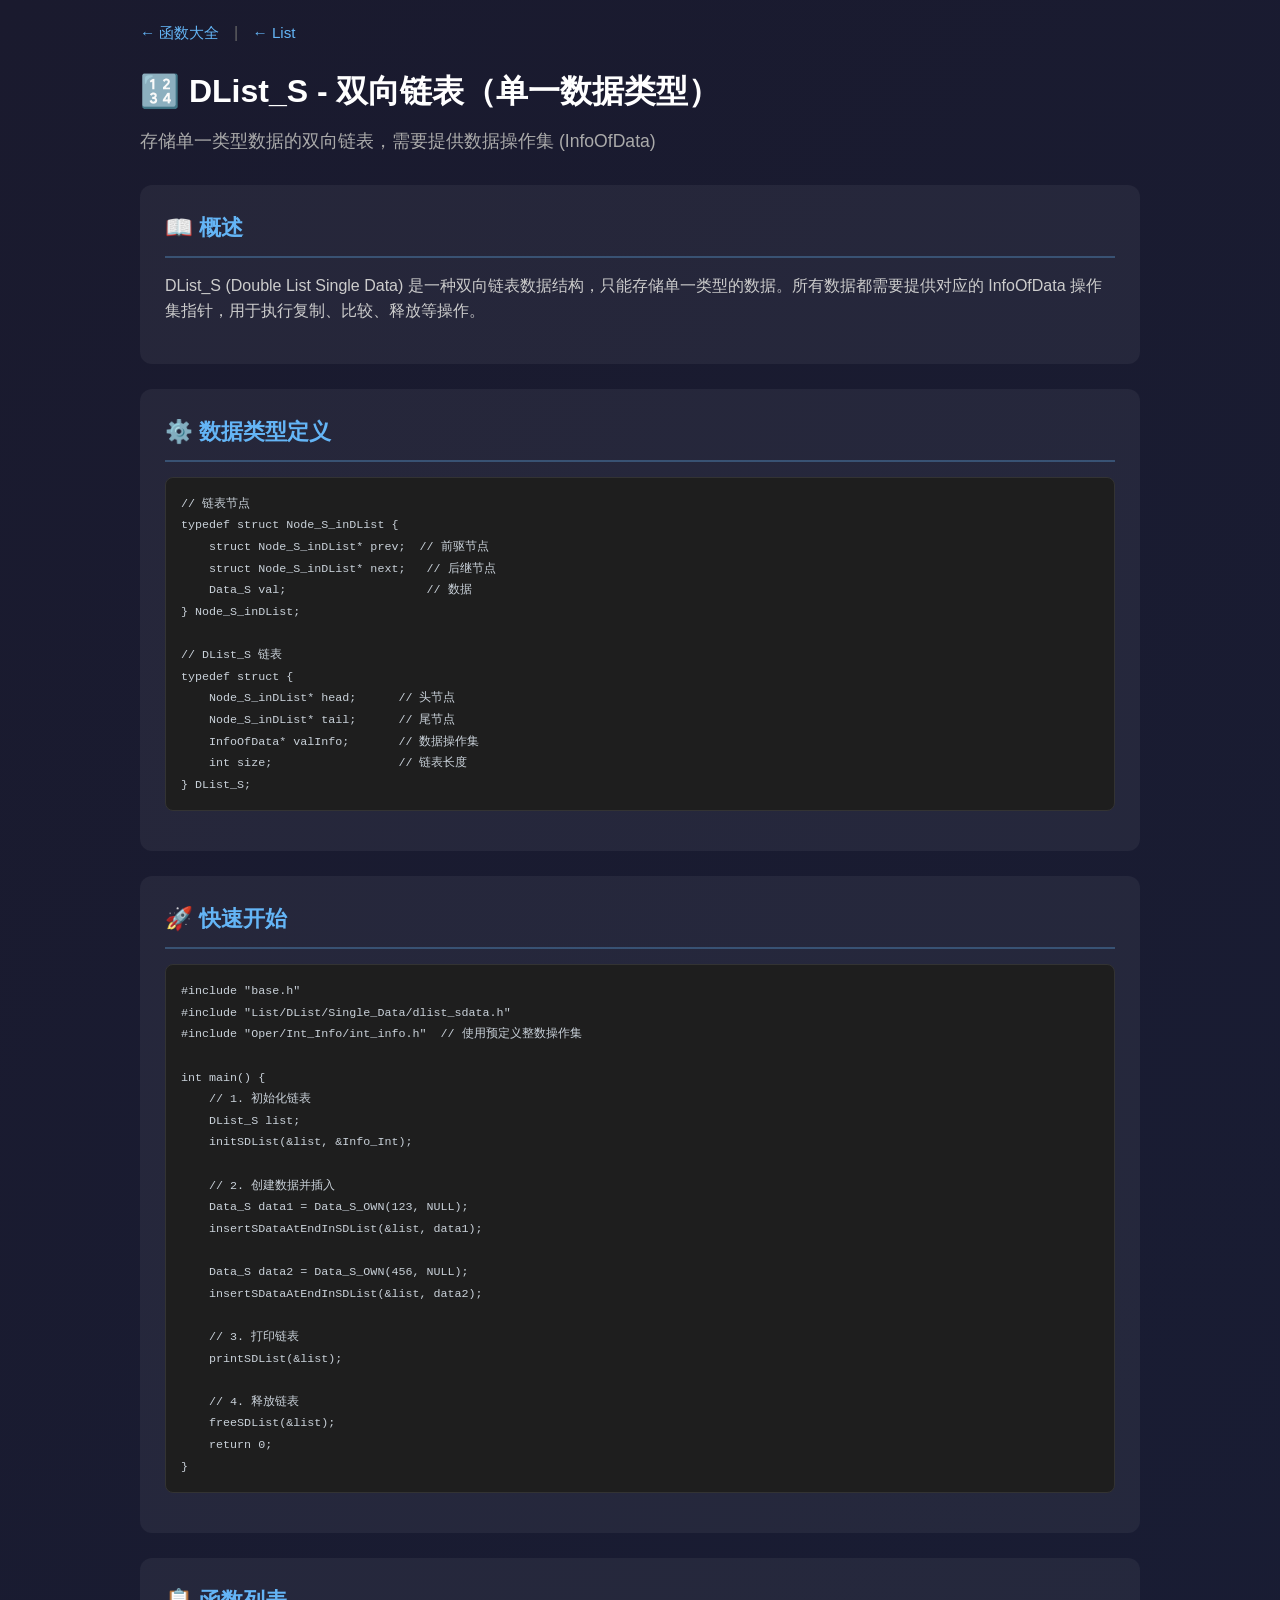
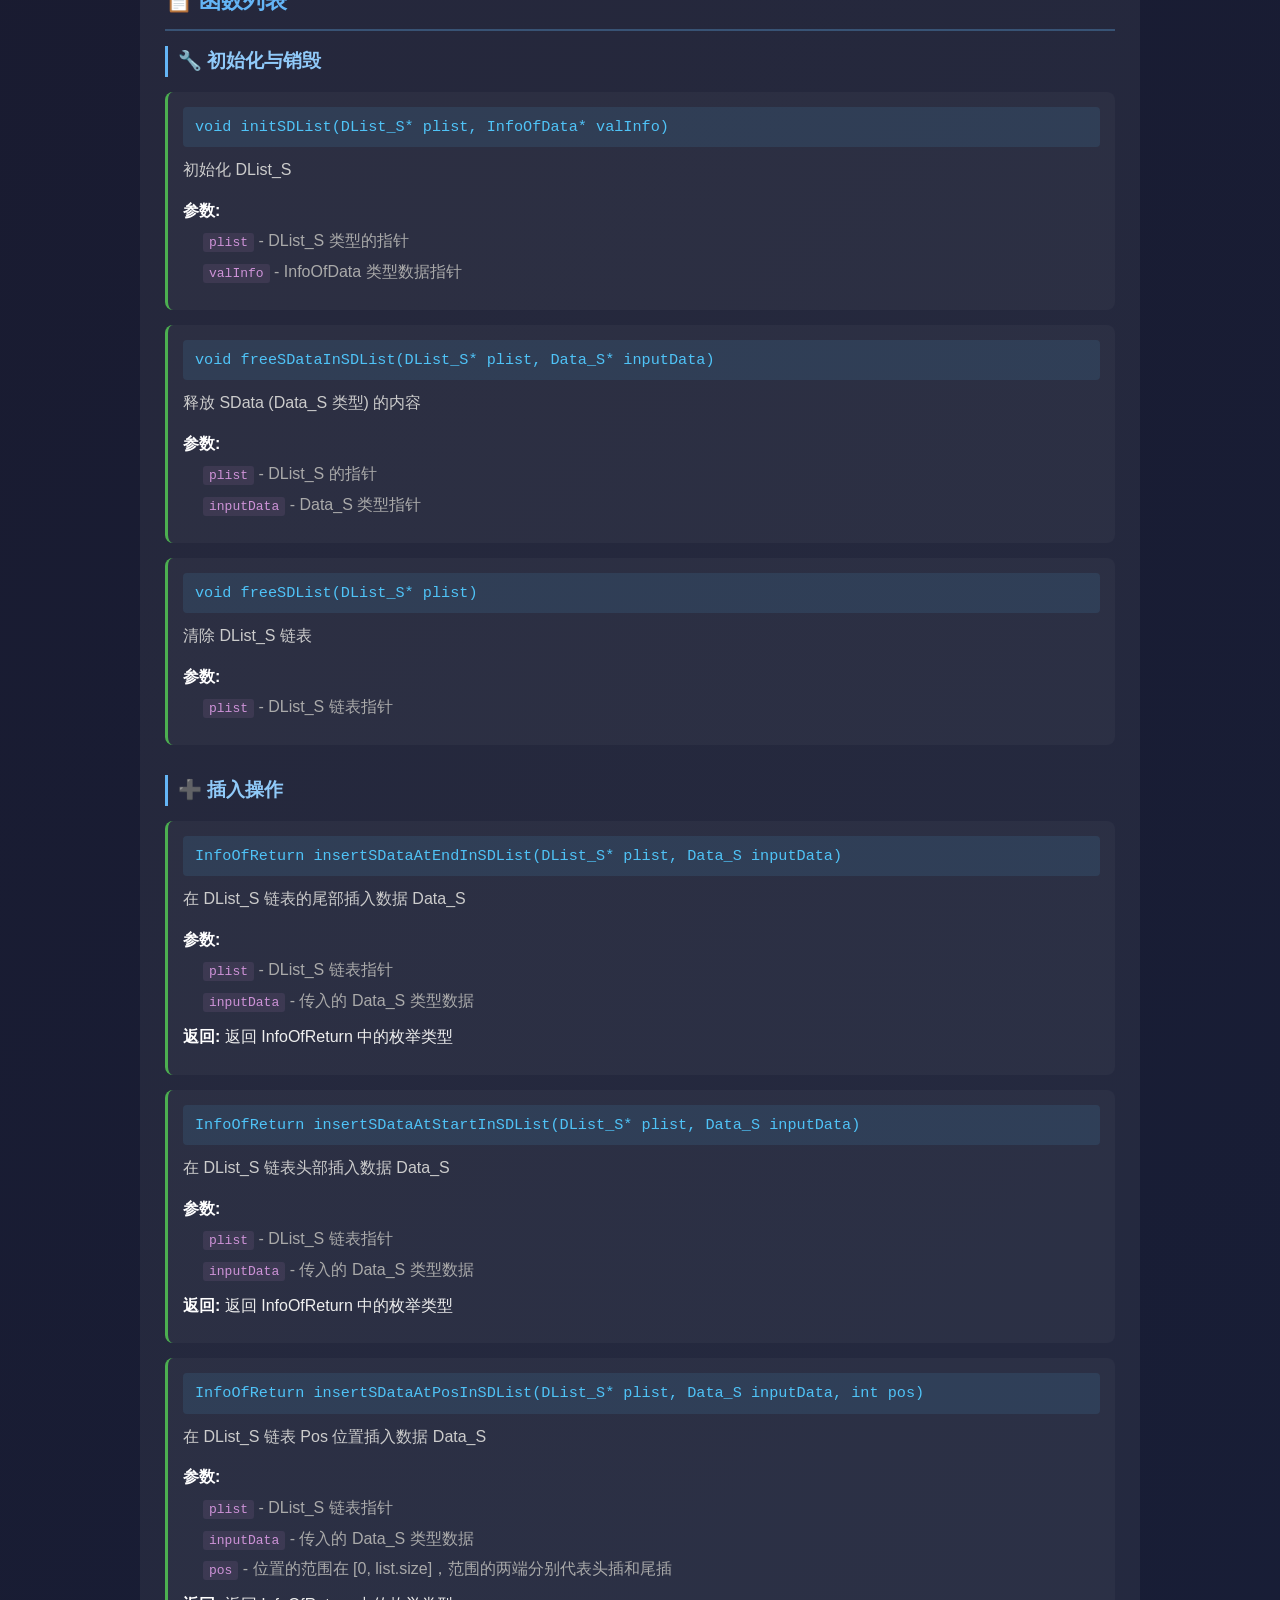
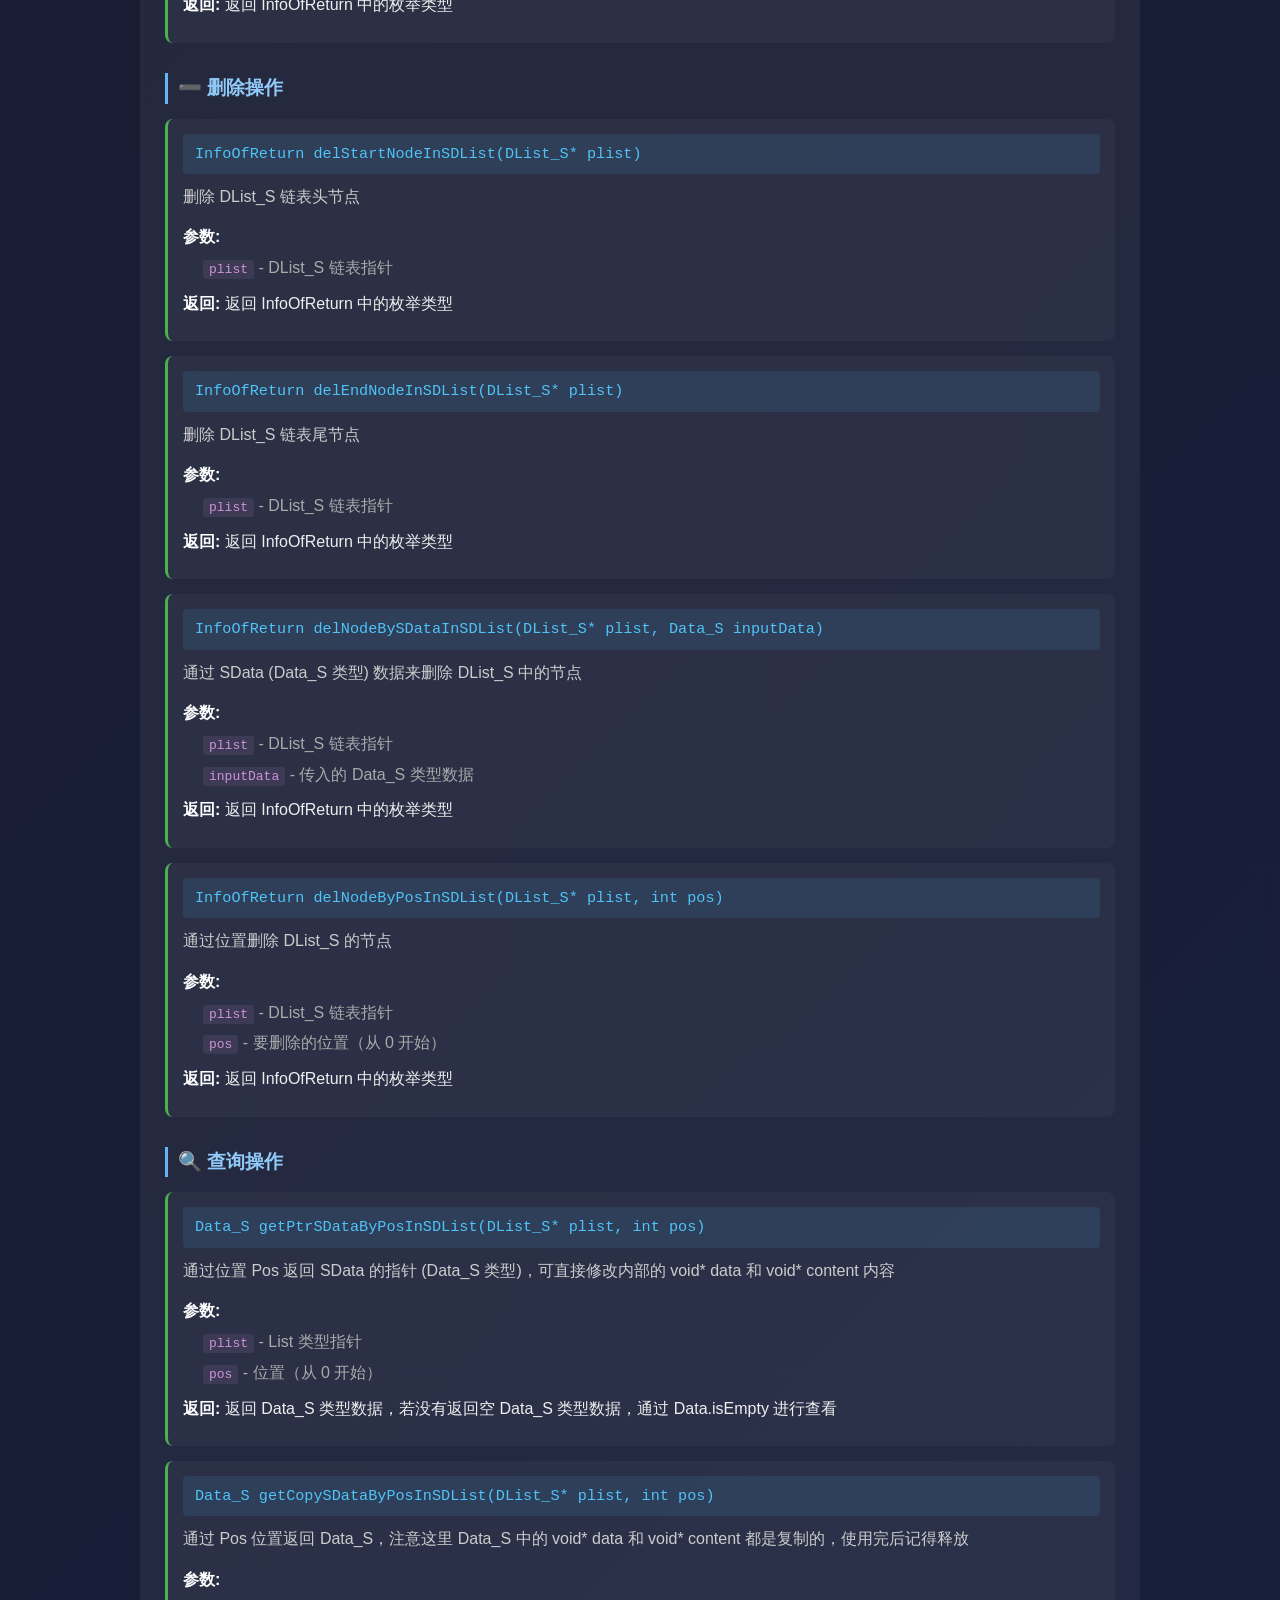
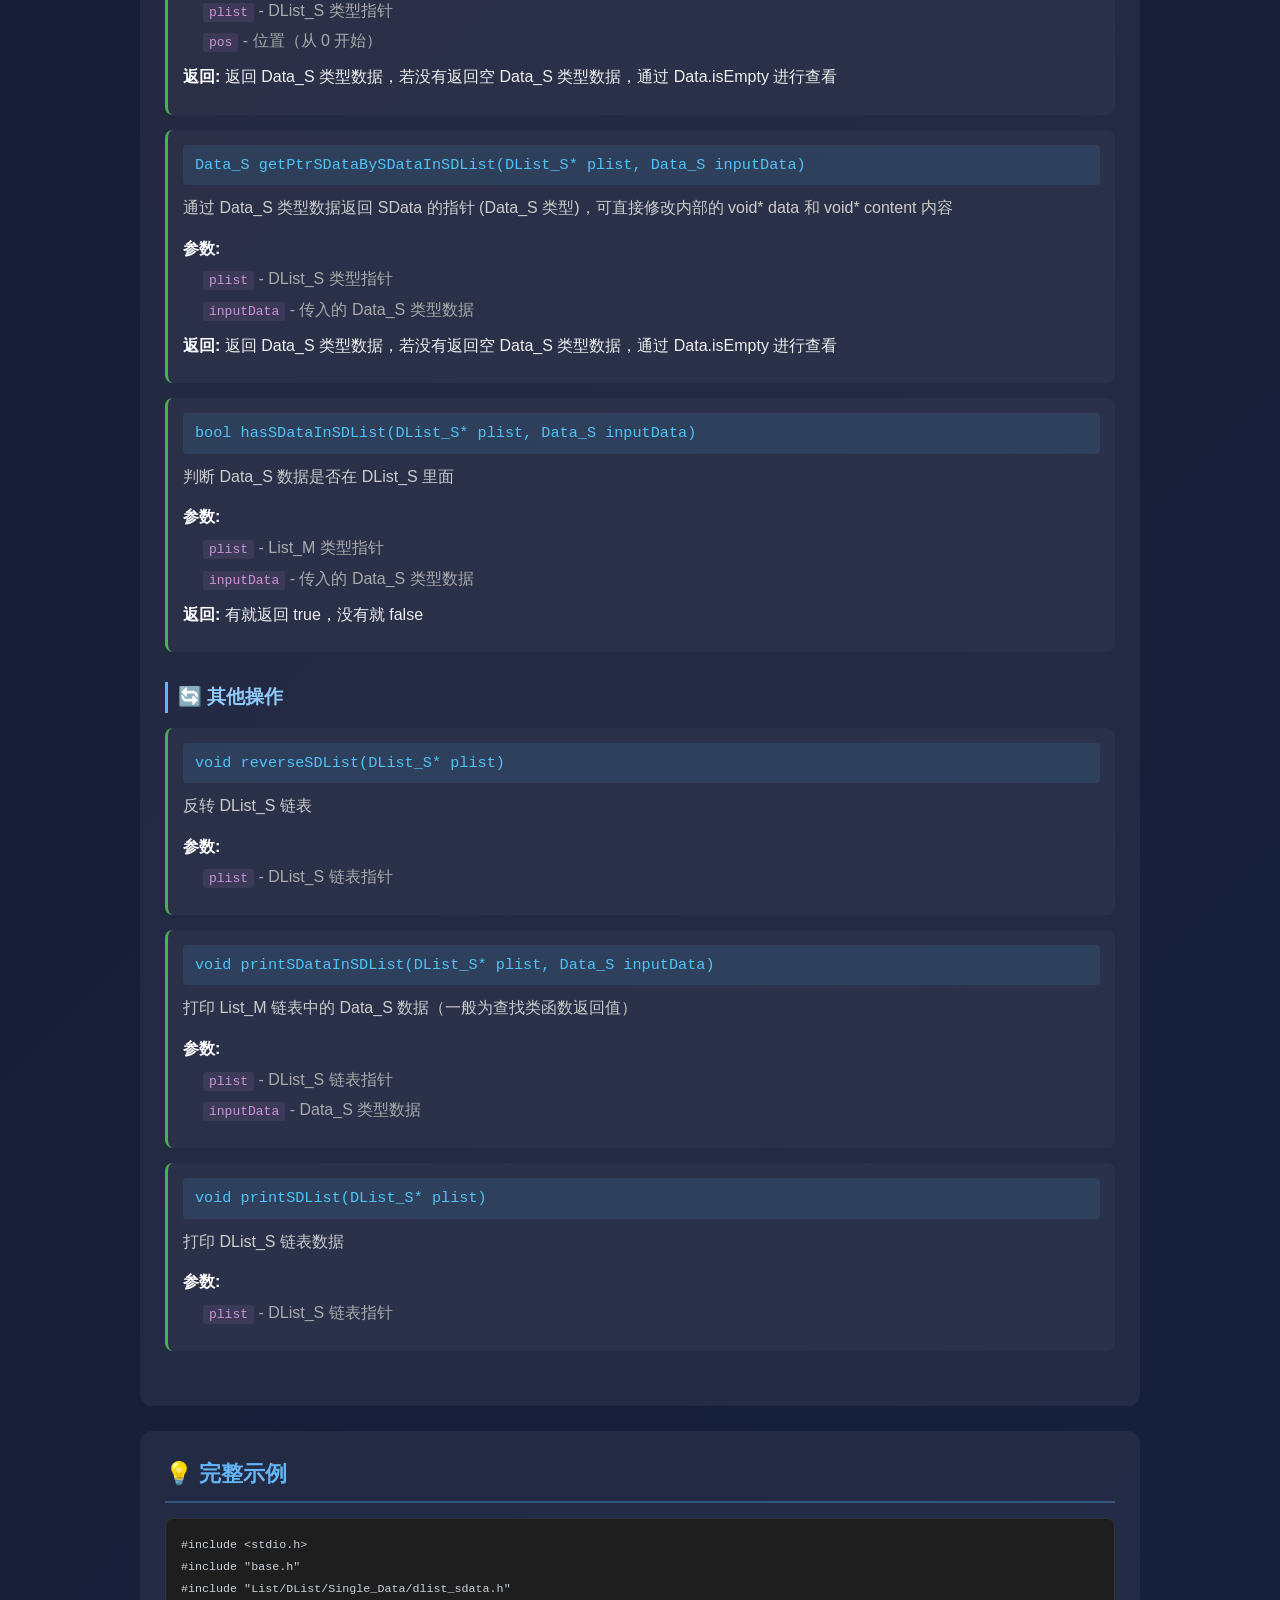
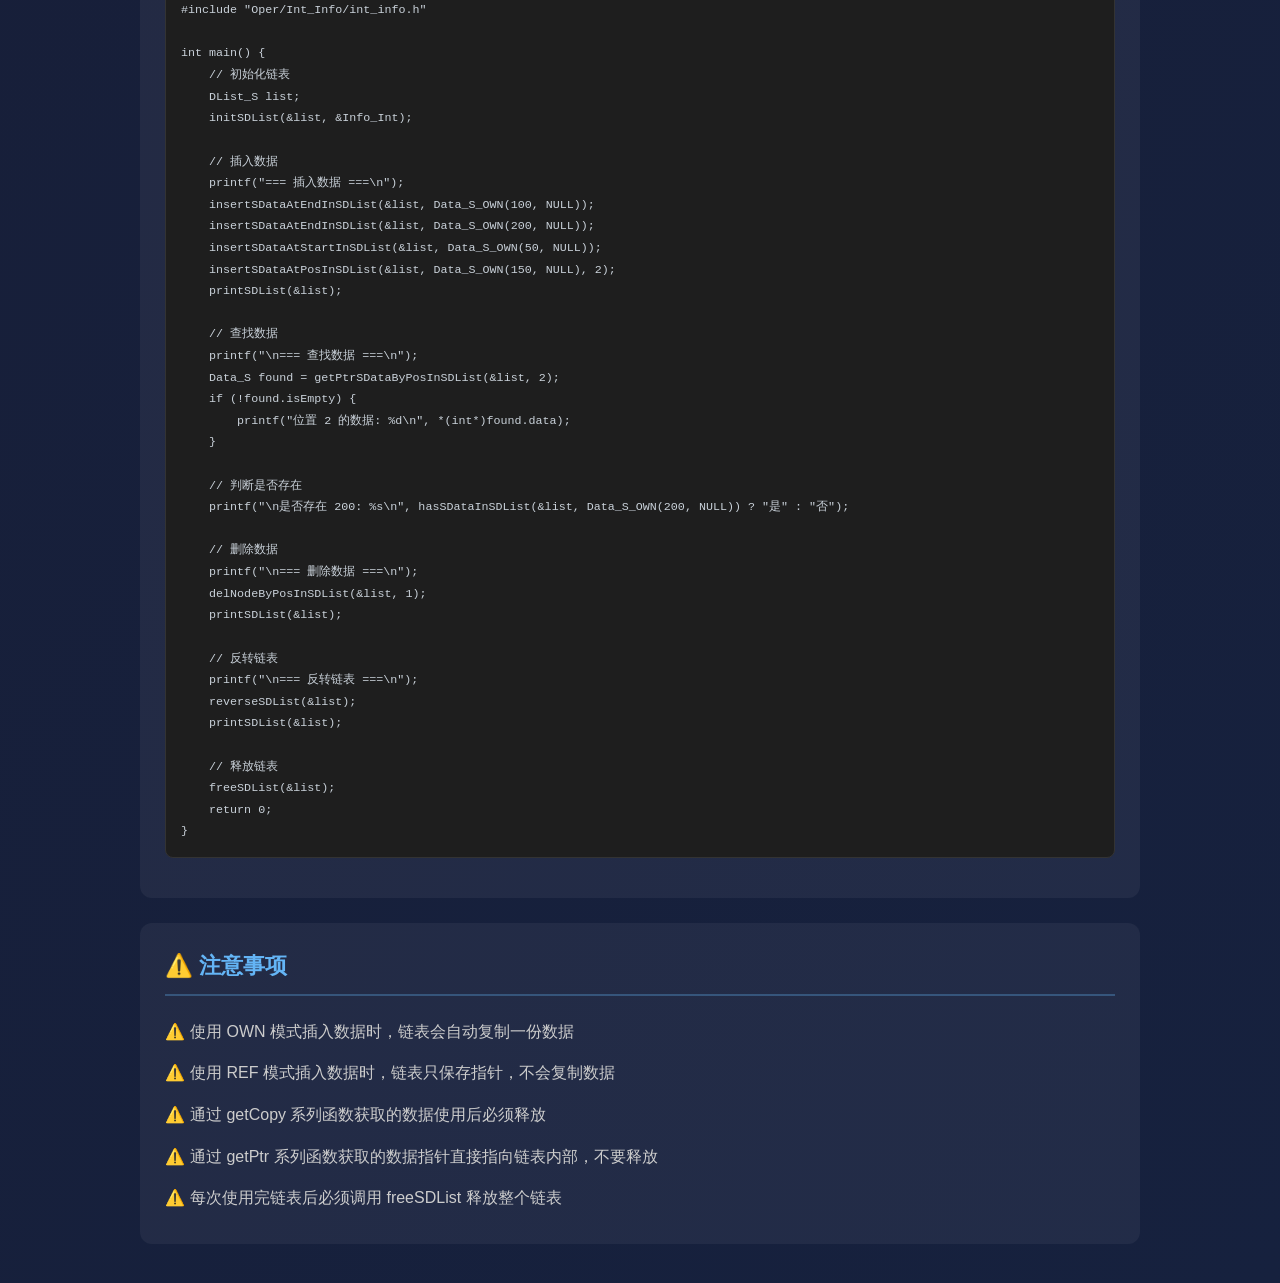
<file: docs/func/List/DList/Single_Data/index.html>
<!DOCTYPE html>
<html lang="zh-CN">
<head>
    <meta charset="UTF-8">
    <meta name="viewport" content="width=device-width, initial-scale=1.0">
    <title>DList_S 文档 - FOCX</title>
    <link rel="stylesheet" href="index.css">
    <!-- Prism.js 代码高亮 -->
    <link href="https://cdn.bootcdn.net/ajax/libs/prism/1.29.0/themes/prism-tomorrow.min.css" rel="stylesheet" />
</head>
<body>
    <div class="container">
        <div class="backLink">
            <a href="../../../../index.html">← 函数大全</a>
            <span class="separator">|</span>
            <a href="../../index.html">← List</a>
        </div>

        <h1 class="mainTitle">🔢 DList_S - 双向链表（单一数据类型）</h1>
        <p class="subtitle">存储单一类型数据的双向链表，需要提供数据操作集 (InfoOfData)</p>

        <div class="section">
            <h2>📖 概述</h2>
            <p>DList_S (Double List Single Data) 是一种双向链表数据结构，只能存储单一类型的数据。所有数据都需要提供对应的 InfoOfData 操作集指针，用于执行复制、比较、释放等操作。</p>
        </div>

        <div class="section">
            <h2>⚙️ 数据类型定义</h2>
            <div class="codeBlock">
<pre class="language-c"><code>// 链表节点
typedef struct Node_S_inDList {
    struct Node_S_inDList* prev;  // 前驱节点
    struct Node_S_inDList* next;   // 后继节点
    Data_S val;                    // 数据
} Node_S_inDList;

// DList_S 链表
typedef struct {
    Node_S_inDList* head;      // 头节点
    Node_S_inDList* tail;      // 尾节点
    InfoOfData* valInfo;       // 数据操作集
    int size;                  // 链表长度
} DList_S;</code></pre>
            </div>
        </div>

        <div class="section">
            <h2>🚀 快速开始</h2>
            <div class="codeBlock">
<pre class="language-c"><code>#include "base.h"
#include "List/DList/Single_Data/dlist_sdata.h"
#include "Oper/Int_Info/int_info.h"  // 使用预定义整数操作集

int main() {
    // 1. 初始化链表
    DList_S list;
    initSDList(&list, &Info_Int);

    // 2. 创建数据并插入
    Data_S data1 = Data_S_OWN(123, NULL);
    insertSDataAtEndInSDList(&list, data1);

    Data_S data2 = Data_S_OWN(456, NULL);
    insertSDataAtEndInSDList(&list, data2);

    // 3. 打印链表
    printSDList(&list);

    // 4. 释放链表
    freeSDList(&list);
    return 0;
}</code></pre>
            </div>
        </div>

        <div class="section">
            <h2>📋 函数列表</h2>

            <!-- 初始化与销毁 -->
            <div class="funcGroup">
                <h3>🔧 初始化与销毁</h3>
                
                <div class="funcItem">
                    <div class="funcSignature">void initSDList(DList_S* plist, InfoOfData* valInfo)</div>
                    <p class="funcDesc">初始化 DList_S</p>
                    <div class="params">
                        <strong>参数:</strong>
                        <ul>
                            <li><code>plist</code> - DList_S 类型的指针</li>
                            <li><code>valInfo</code> - InfoOfData 类型数据指针</li>
                        </ul>
                    </div>
                </div>

                <div class="funcItem">
                    <div class="funcSignature">void freeSDataInSDList(DList_S* plist, Data_S* inputData)</div>
                    <p class="funcDesc">释放 SData (Data_S 类型) 的内容</p>
                    <div class="params">
                        <strong>参数:</strong>
                        <ul>
                            <li><code>plist</code> - DList_S 的指针</li>
                            <li><code>inputData</code> - Data_S 类型指针</li>
                        </ul>
                    </div>
                </div>

                <div class="funcItem">
                    <div class="funcSignature">void freeSDList(DList_S* plist)</div>
                    <p class="funcDesc">清除 DList_S 链表</p>
                    <div class="params">
                        <strong>参数:</strong>
                        <ul>
                            <li><code>plist</code> - DList_S 链表指针</li>
                        </ul>
                    </div>
                </div>
            </div>

            <!-- 插入操作 -->
            <div class="funcGroup">
                <h3>➕ 插入操作</h3>
                
                <div class="funcItem">
                    <div class="funcSignature">InfoOfReturn insertSDataAtEndInSDList(DList_S* plist, Data_S inputData)</div>
                    <p class="funcDesc">在 DList_S 链表的尾部插入数据 Data_S</p>
                    <div class="params">
                        <strong>参数:</strong>
                        <ul>
                            <li><code>plist</code> - DList_S 链表指针</li>
                            <li><code>inputData</code> - 传入的 Data_S 类型数据</li>
                        </ul>
                    </div>
                    <div class="params">
                        <strong>返回:</strong> 返回 InfoOfReturn 中的枚举类型
                    </div>
                </div>

                <div class="funcItem">
                    <div class="funcSignature">InfoOfReturn insertSDataAtStartInSDList(DList_S* plist, Data_S inputData)</div>
                    <p class="funcDesc">在 DList_S 链表头部插入数据 Data_S</p>
                    <div class="params">
                        <strong>参数:</strong>
                        <ul>
                            <li><code>plist</code> - DList_S 链表指针</li>
                            <li><code>inputData</code> - 传入的 Data_S 类型数据</li>
                        </ul>
                    </div>
                    <div class="params">
                        <strong>返回:</strong> 返回 InfoOfReturn 中的枚举类型
                    </div>
                </div>

                <div class="funcItem">
                    <div class="funcSignature">InfoOfReturn insertSDataAtPosInSDList(DList_S* plist, Data_S inputData, int pos)</div>
                    <p class="funcDesc">在 DList_S 链表 Pos 位置插入数据 Data_S</p>
                    <div class="params">
                        <strong>参数:</strong>
                        <ul>
                            <li><code>plist</code> - DList_S 链表指针</li>
                            <li><code>inputData</code> - 传入的 Data_S 类型数据</li>
                            <li><code>pos</code> - 位置的范围在 [0, list.size]，范围的两端分别代表头插和尾插</li>
                        </ul>
                    </div>
                    <div class="params">
                        <strong>返回:</strong> 返回 InfoOfReturn 中的枚举类型
                    </div>
                </div>
            </div>

            <!-- 删除操作 -->
            <div class="funcGroup">
                <h3>➖ 删除操作</h3>
                
                <div class="funcItem">
                    <div class="funcSignature">InfoOfReturn delStartNodeInSDList(DList_S* plist)</div>
                    <p class="funcDesc">删除 DList_S 链表头节点</p>
                    <div class="params">
                        <strong>参数:</strong>
                        <ul>
                            <li><code>plist</code> - DList_S 链表指针</li>
                        </ul>
                    </div>
                    <div class="params">
                        <strong>返回:</strong> 返回 InfoOfReturn 中的枚举类型
                    </div>
                </div>

                <div class="funcItem">
                    <div class="funcSignature">InfoOfReturn delEndNodeInSDList(DList_S* plist)</div>
                    <p class="funcDesc">删除 DList_S 链表尾节点</p>
                    <div class="params">
                        <strong>参数:</strong>
                        <ul>
                            <li><code>plist</code> - DList_S 链表指针</li>
                        </ul>
                    </div>
                    <div class="params">
                        <strong>返回:</strong> 返回 InfoOfReturn 中的枚举类型
                    </div>
                </div>

                <div class="funcItem">
                    <div class="funcSignature">InfoOfReturn delNodeBySDataInSDList(DList_S* plist, Data_S inputData)</div>
                    <p class="funcDesc">通过 SData (Data_S 类型) 数据来删除 DList_S 中的节点</p>
                    <div class="params">
                        <strong>参数:</strong>
                        <ul>
                            <li><code>plist</code> - DList_S 链表指针</li>
                            <li><code>inputData</code> - 传入的 Data_S 类型数据</li>
                        </ul>
                    </div>
                    <div class="params">
                        <strong>返回:</strong> 返回 InfoOfReturn 中的枚举类型
                    </div>
                </div>

                <div class="funcItem">
                    <div class="funcSignature">InfoOfReturn delNodeByPosInSDList(DList_S* plist, int pos)</div>
                    <p class="funcDesc">通过位置删除 DList_S 的节点</p>
                    <div class="params">
                        <strong>参数:</strong>
                        <ul>
                            <li><code>plist</code> - DList_S 链表指针</li>
                            <li><code>pos</code> - 要删除的位置（从 0 开始）</li>
                        </ul>
                    </div>
                    <div class="params">
                        <strong>返回:</strong> 返回 InfoOfReturn 中的枚举类型
                    </div>
                </div>
            </div>

            <!-- 查询操作 -->
            <div class="funcGroup">
                <h3>🔍 查询操作</h3>
                
                <div class="funcItem">
                    <div class="funcSignature">Data_S getPtrSDataByPosInSDList(DList_S* plist, int pos)</div>
                    <p class="funcDesc">通过位置 Pos 返回 SData 的指针 (Data_S 类型)，可直接修改内部的 void* data 和 void* content 内容</p>
                    <div class="params">
                        <strong>参数:</strong>
                        <ul>
                            <li><code>plist</code> - List 类型指针</li>
                            <li><code>pos</code> - 位置（从 0 开始）</li>
                        </ul>
                    </div>
                    <div class="params">
                        <strong>返回:</strong> 返回 Data_S 类型数据，若没有返回空 Data_S 类型数据，通过 Data.isEmpty 进行查看
                    </div>
                </div>

                <div class="funcItem">
                    <div class="funcSignature">Data_S getCopySDataByPosInSDList(DList_S* plist, int pos)</div>
                    <p class="funcDesc">通过 Pos 位置返回 Data_S，注意这里 Data_S 中的 void* data 和 void* content 都是复制的，使用完后记得释放</p>
                    <div class="params">
                        <strong>参数:</strong>
                        <ul>
                            <li><code>plist</code> - DList_S 类型指针</li>
                            <li><code>pos</code> - 位置（从 0 开始）</li>
                        </ul>
                    </div>
                    <div class="params">
                        <strong>返回:</strong> 返回 Data_S 类型数据，若没有返回空 Data_S 类型数据，通过 Data.isEmpty 进行查看
                    </div>
                </div>

                <div class="funcItem">
                    <div class="funcSignature">Data_S getPtrSDataBySDataInSDList(DList_S* plist, Data_S inputData)</div>
                    <p class="funcDesc">通过 Data_S 类型数据返回 SData 的指针 (Data_S 类型)，可直接修改内部的 void* data 和 void* content 内容</p>
                    <div class="params">
                        <strong>参数:</strong>
                        <ul>
                            <li><code>plist</code> - DList_S 类型指针</li>
                            <li><code>inputData</code> - 传入的 Data_S 类型数据</li>
                        </ul>
                    </div>
                    <div class="params">
                        <strong>返回:</strong> 返回 Data_S 类型数据，若没有返回空 Data_S 类型数据，通过 Data.isEmpty 进行查看
                    </div>
                </div>

                <div class="funcItem">
                    <div class="funcSignature">bool hasSDataInSDList(DList_S* plist, Data_S inputData)</div>
                    <p class="funcDesc">判断 Data_S 数据是否在 DList_S 里面</p>
                    <div class="params">
                        <strong>参数:</strong>
                        <ul>
                            <li><code>plist</code> - List_M 类型指针</li>
                            <li><code>inputData</code> - 传入的 Data_S 类型数据</li>
                        </ul>
                    </div>
                    <div class="params">
                        <strong>返回:</strong> 有就返回 true，没有就 false
                    </div>
                </div>
            </div>

            <!-- 其他操作 -->
            <div class="funcGroup">
                <h3>🔄 其他操作</h3>
                
                <div class="funcItem">
                    <div class="funcSignature">void reverseSDList(DList_S* plist)</div>
                    <p class="funcDesc">反转 DList_S 链表</p>
                    <div class="params">
                        <strong>参数:</strong>
                        <ul>
                            <li><code>plist</code> - DList_S 链表指针</li>
                        </ul>
                    </div>
                </div>

                <div class="funcItem">
                    <div class="funcSignature">void printSDataInSDList(DList_S* plist, Data_S inputData)</div>
                    <p class="funcDesc">打印 List_M 链表中的 Data_S 数据（一般为查找类函数返回值）</p>
                    <div class="params">
                        <strong>参数:</strong>
                        <ul>
                            <li><code>plist</code> - DList_S 链表指针</li>
                            <li><code>inputData</code> - Data_S 类型数据</li>
                        </ul>
                    </div>
                </div>

                <div class="funcItem">
                    <div class="funcSignature">void printSDList(DList_S* plist)</div>
                    <p class="funcDesc">打印 DList_S 链表数据</p>
                    <div class="params">
                        <strong>参数:</strong>
                        <ul>
                            <li><code>plist</code> - DList_S 链表指针</li>
                        </ul>
                    </div>
                </div>
            </div>
        </div>

        <div class="section">
            <h2>💡 完整示例</h2>
            <div class="codeBlock">
<pre class="language-c"><code>#include &lt;stdio.h&gt;
#include "base.h"
#include "List/DList/Single_Data/dlist_sdata.h"
#include "Oper/Int_Info/int_info.h"

int main() {
    // 初始化链表
    DList_S list;
    initSDList(&list, &Info_Int);

    // 插入数据
    printf("=== 插入数据 ===\n");
    insertSDataAtEndInSDList(&list, Data_S_OWN(100, NULL));
    insertSDataAtEndInSDList(&list, Data_S_OWN(200, NULL));
    insertSDataAtStartInSDList(&list, Data_S_OWN(50, NULL));
    insertSDataAtPosInSDList(&list, Data_S_OWN(150, NULL), 2);
    printSDList(&list);

    // 查找数据
    printf("\n=== 查找数据 ===\n");
    Data_S found = getPtrSDataByPosInSDList(&list, 2);
    if (!found.isEmpty) {
        printf("位置 2 的数据: %d\n", *(int*)found.data);
    }

    // 判断是否存在
    printf("\n是否存在 200: %s\n", hasSDataInSDList(&list, Data_S_OWN(200, NULL)) ? "是" : "否");

    // 删除数据
    printf("\n=== 删除数据 ===\n");
    delNodeByPosInSDList(&list, 1);
    printSDList(&list);

    // 反转链表
    printf("\n=== 反转链表 ===\n");
    reverseSDList(&list);
    printSDList(&list);

    // 释放链表
    freeSDList(&list);
    return 0;
}</code></pre>
            </div>
        </div>

        <div class="section">
            <h2>⚠️ 注意事项</h2>
            <ul class="warningList">
                <li>使用 OWN 模式插入数据时，链表会自动复制一份数据</li>
                <li>使用 REF 模式插入数据时，链表只保存指针，不会复制数据</li>
                <li>通过 getCopy 系列函数获取的数据使用后必须释放</li>
                <li>通过 getPtr 系列函数获取的数据指针直接指向链表内部，不要释放</li>
                <li>每次使用完链表后必须调用 freeSDList 释放整个链表</li>
            </ul>
        </div>
    </div>

    <!-- Prism.js -->
    <script src="https://cdn.bootcdn.net/ajax/libs/prism/1.29.0/prism.min.js"></script>
    <script src="https://cdn.bootcdn.net/ajax/libs/prism/1.29.0/components/prism-c.min.js"></script>
    <script src="index.js"></script>
</body>
</html>
</file>
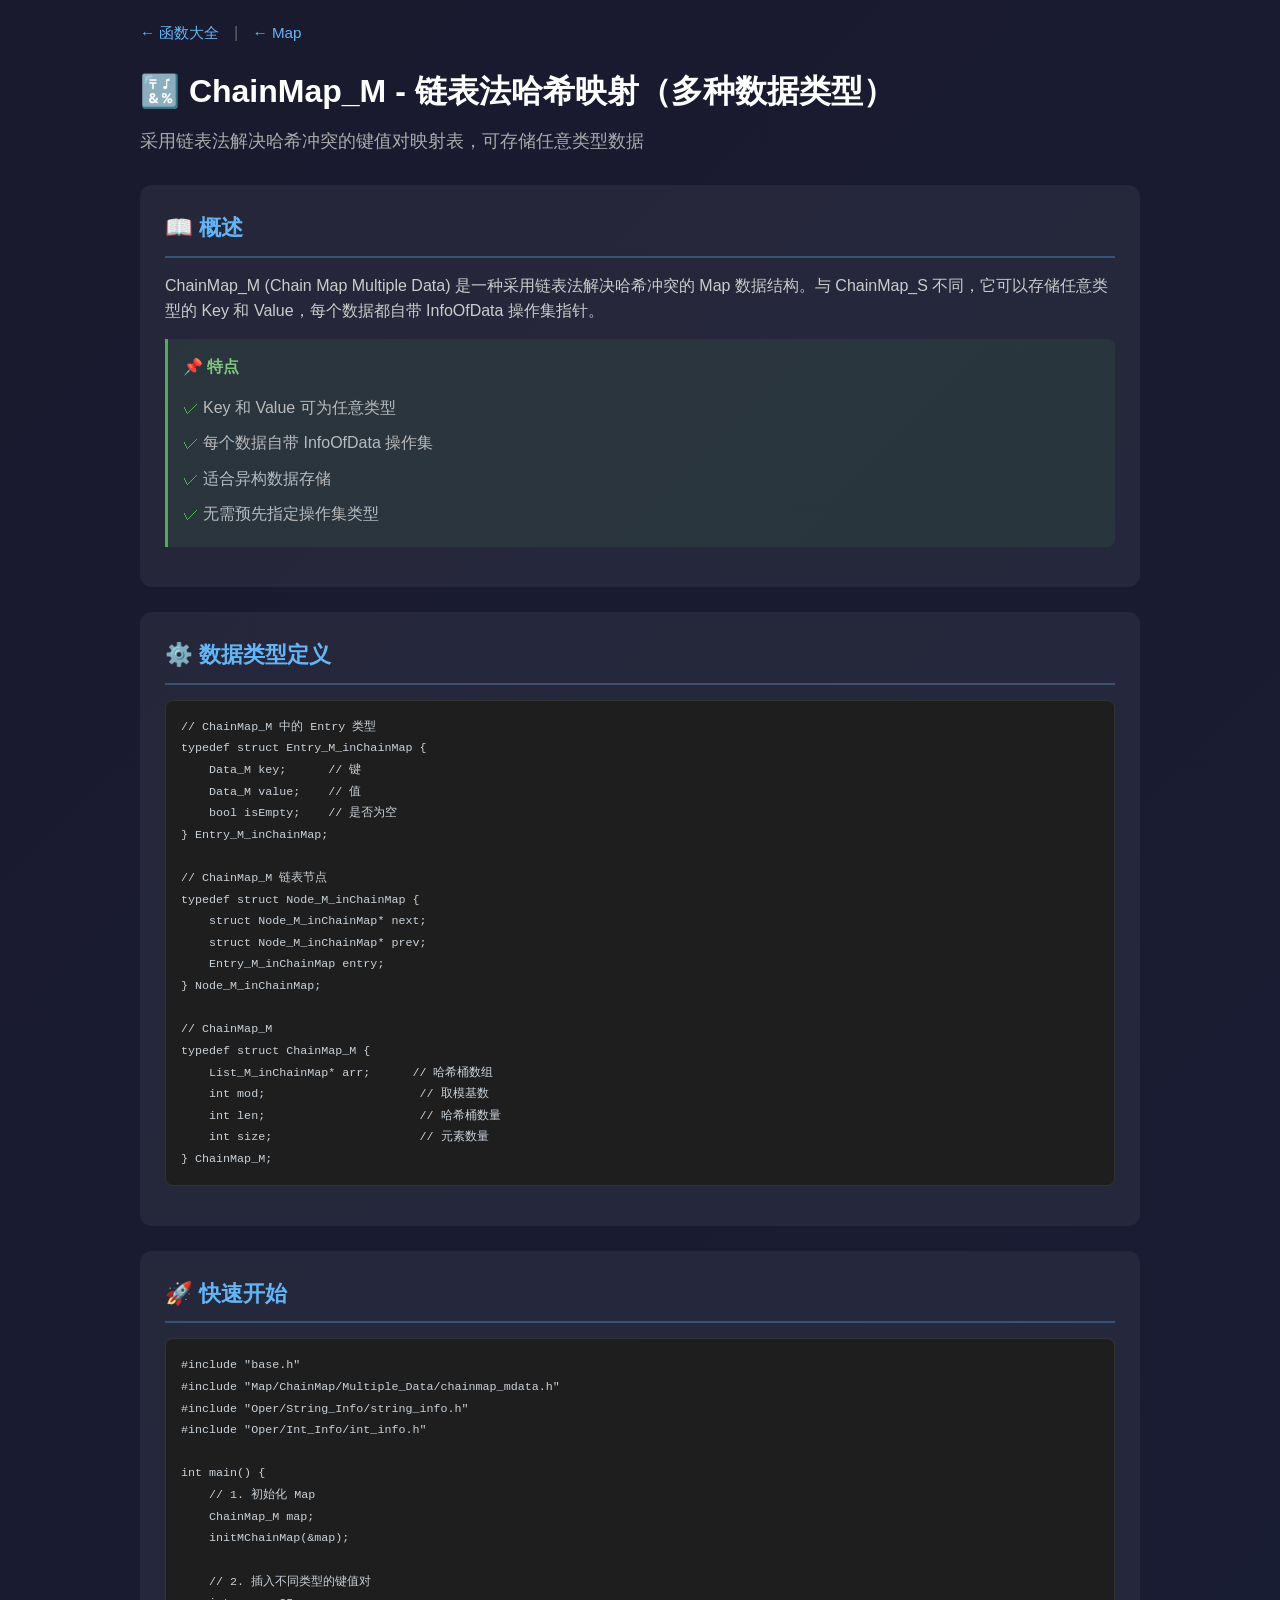
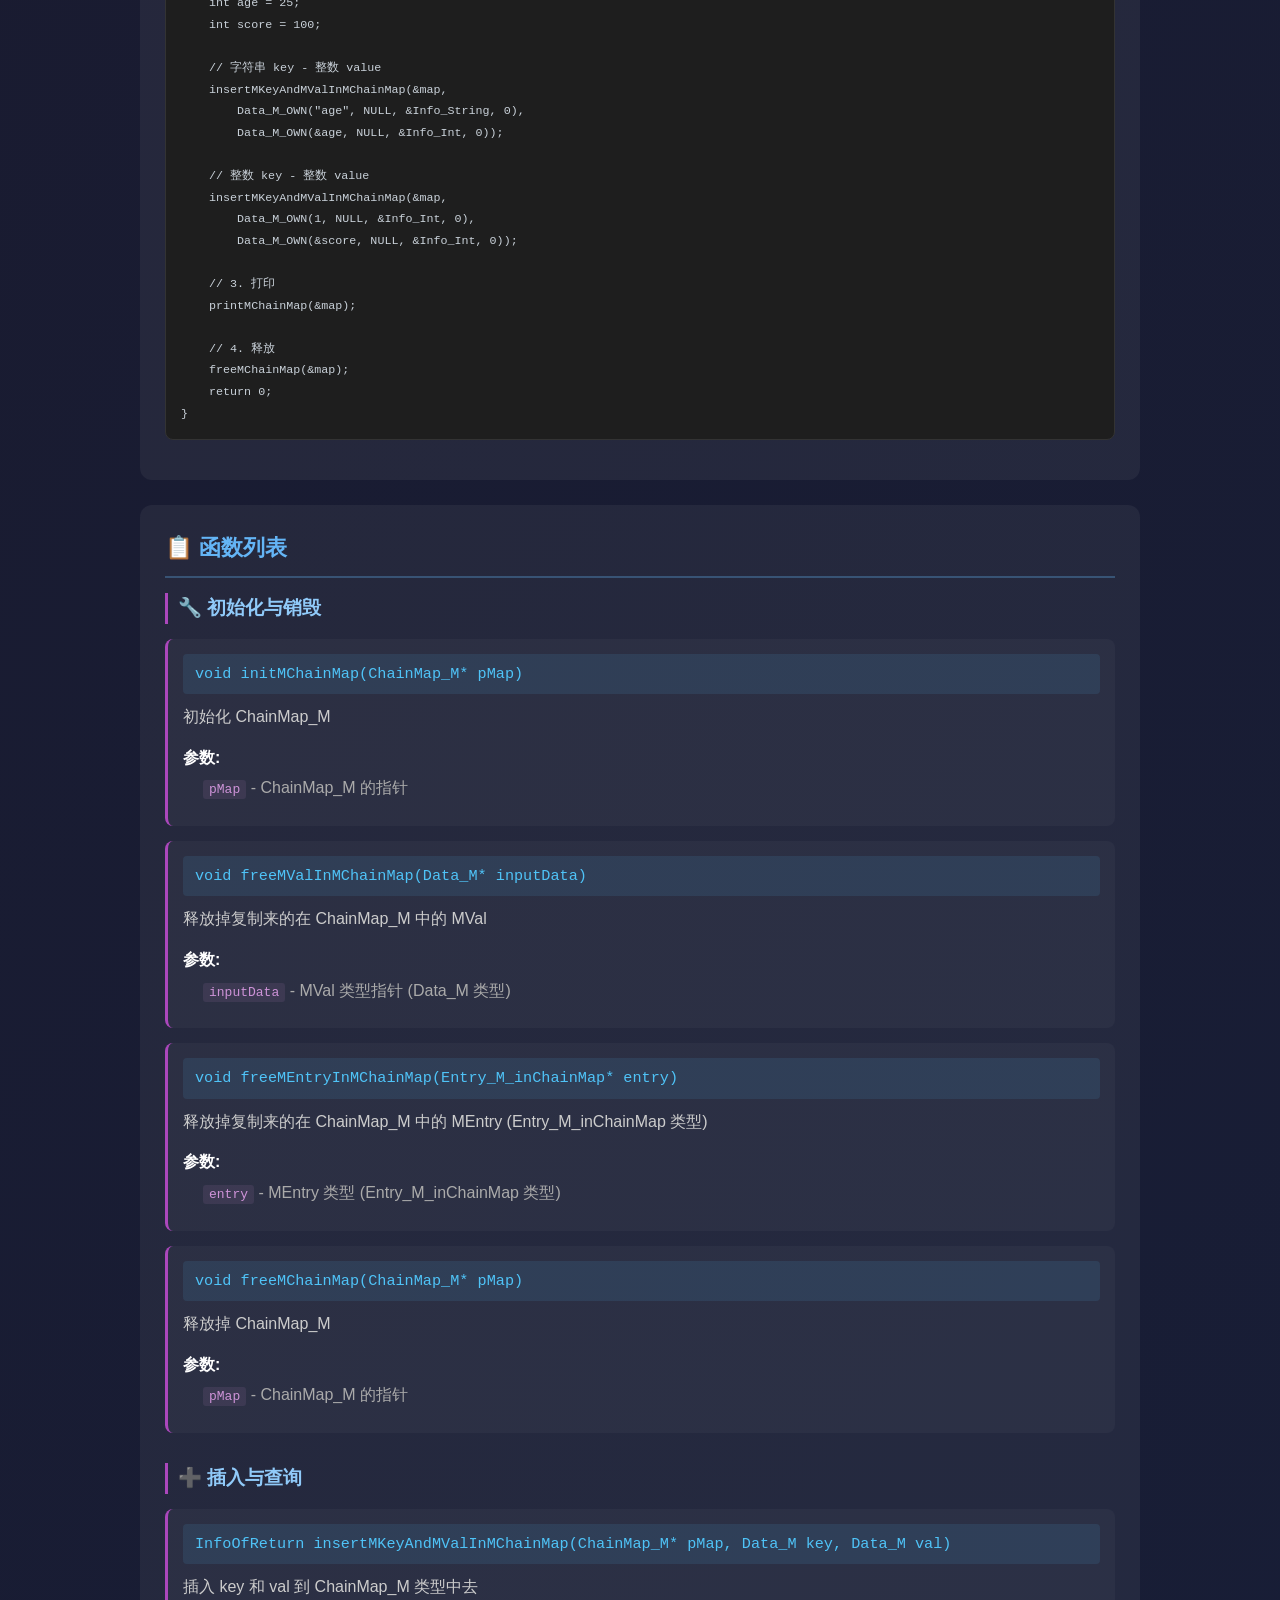
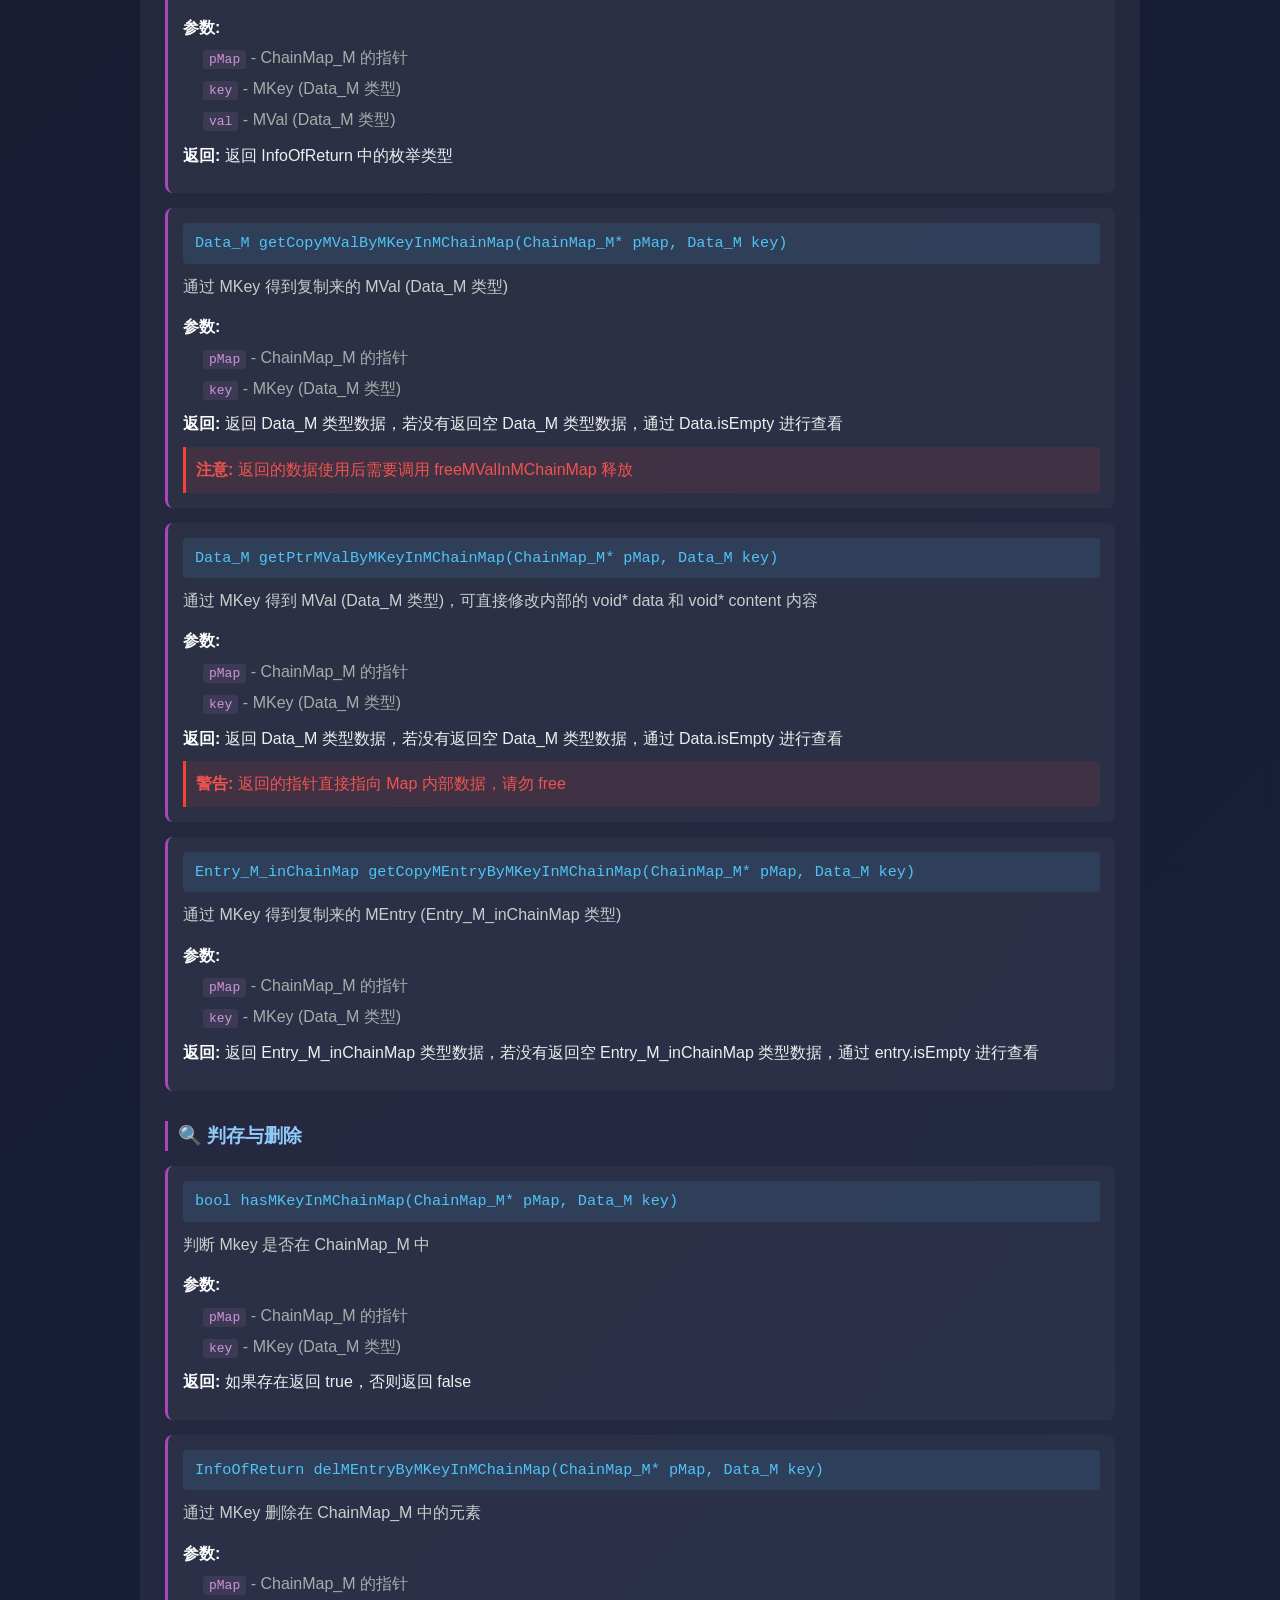
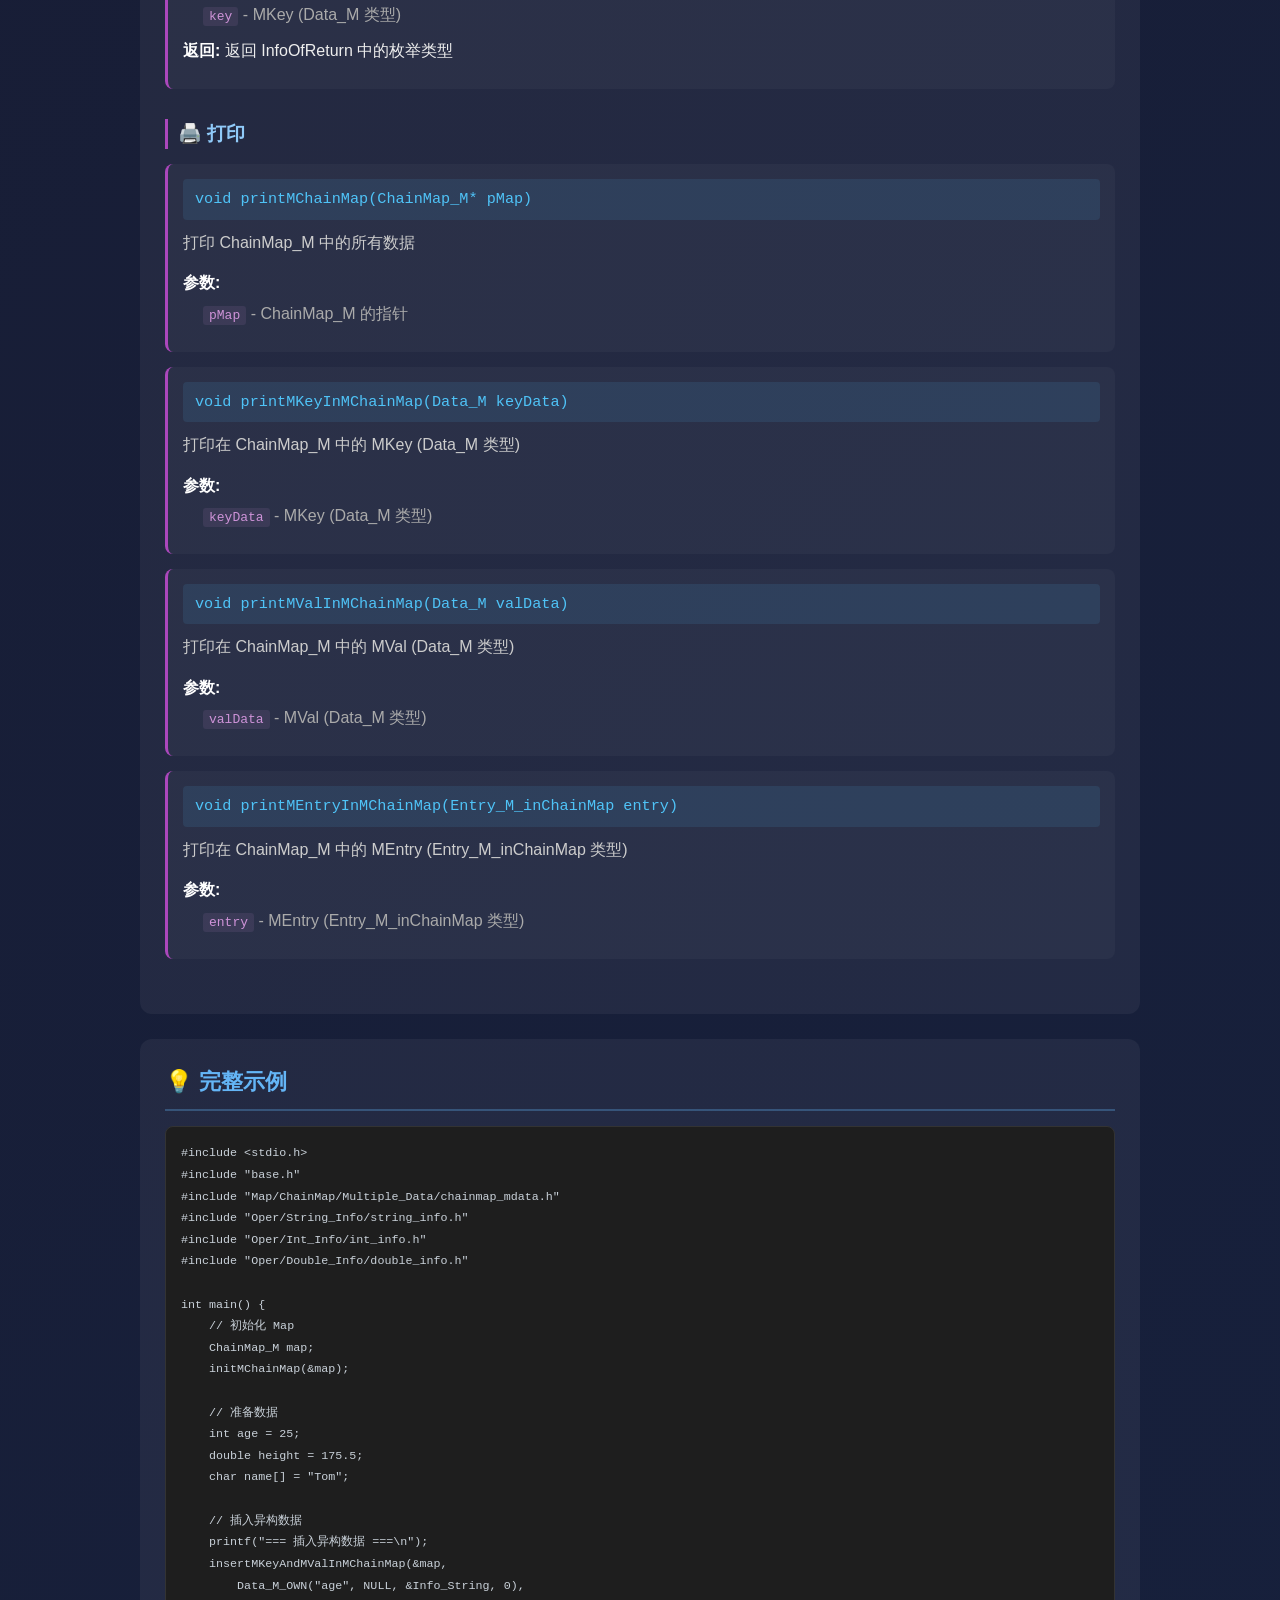
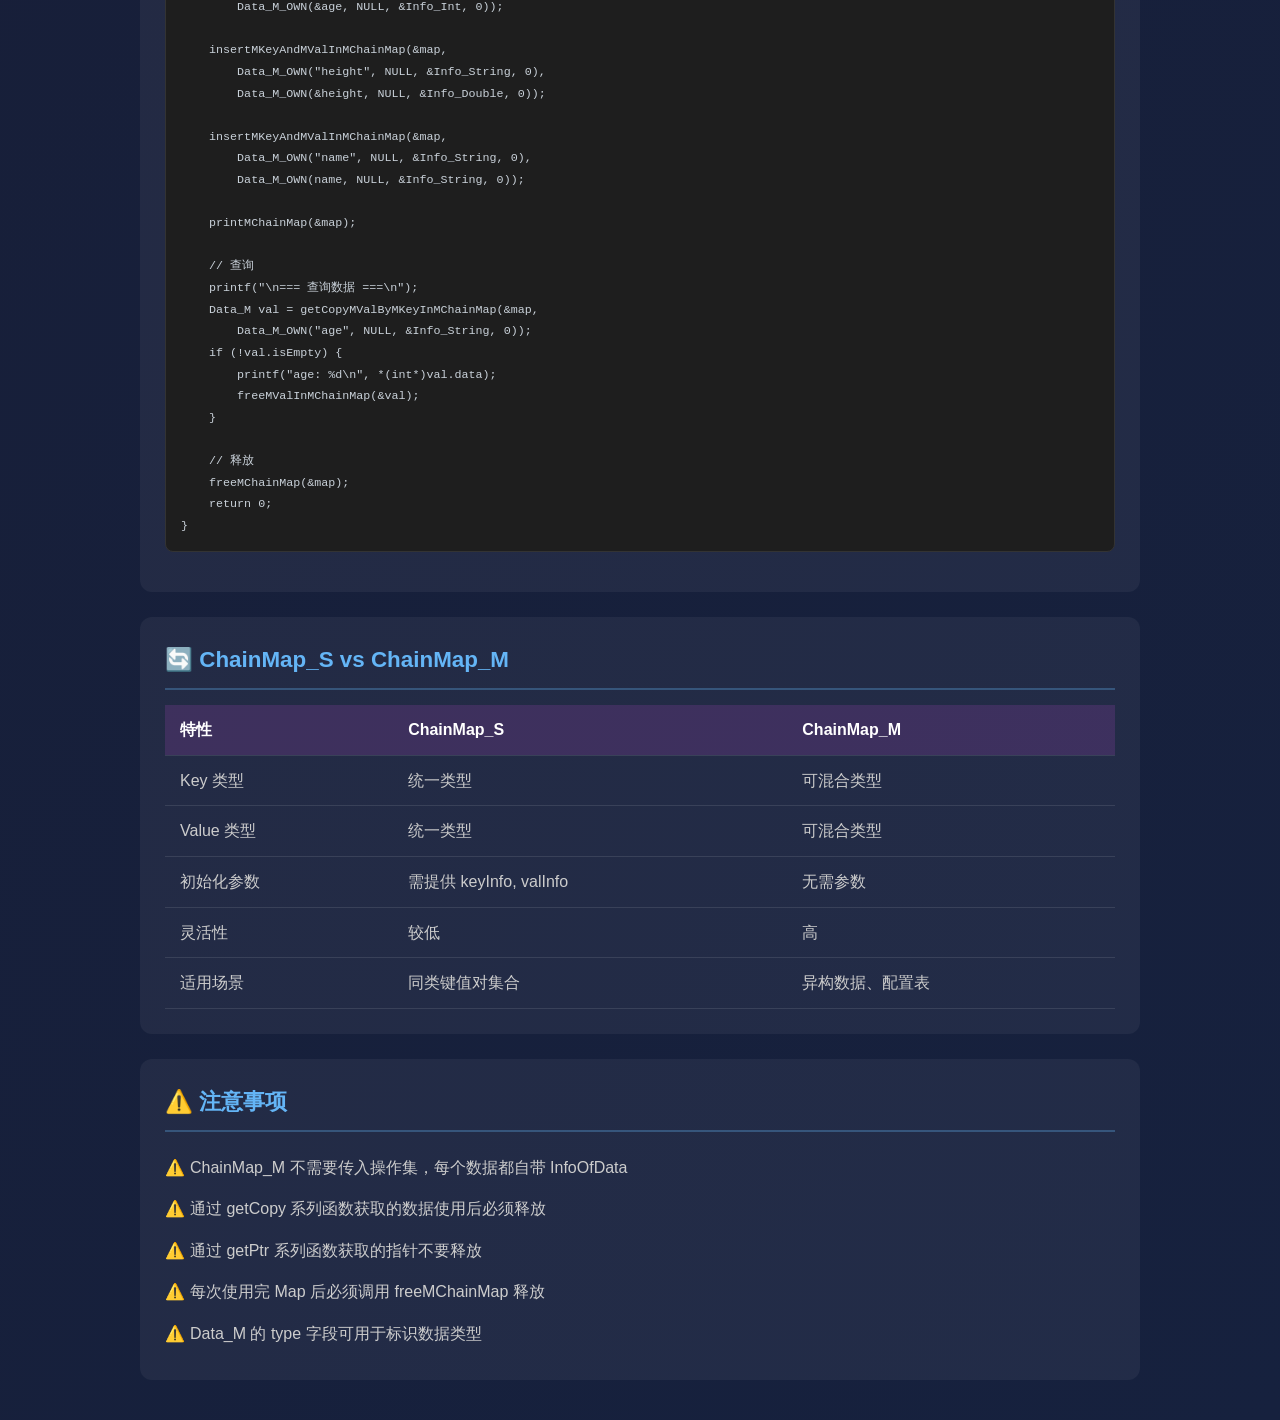
<file: docs/func/Map/ChainMap/Multiple_Data/index.html>
<!DOCTYPE html>
<html lang="zh-CN">
<head>
    <meta charset="UTF-8">
    <meta name="viewport" content="width=device-width, initial-scale=1.0">
    <title>ChainMap_M 文档 - FOCX</title>
    <link rel="stylesheet" href="index.css">
    <!-- Prism.js 代码高亮 -->
    <link href="https://cdn.bootcdn.net/ajax/libs/prism/1.29.0/themes/prism-tomorrow.min.css" rel="stylesheet" />
</head>
<body>
    <div class="container">
        <div class="backLink">
            <a href="../../../../index.html">← 函数大全</a>
            <span class="separator">|</span>
            <a href="../../index.html">← Map</a>
        </div>

        <h1 class="mainTitle">🔣 ChainMap_M - 链表法哈希映射（多种数据类型）</h1>
        <p class="subtitle">采用链表法解决哈希冲突的键值对映射表，可存储任意类型数据</p>

        <div class="section">
            <h2>📖 概述</h2>
            <p>ChainMap_M (Chain Map Multiple Data) 是一种采用链表法解决哈希冲突的 Map 数据结构。与 ChainMap_S 不同，它可以存储任意类型的 Key 和 Value，每个数据都自带 InfoOfData 操作集指针。</p>
            
            <div class="featureBox">
                <h4>📌 特点</h4>
                <ul>
                    <li>Key 和 Value 可为任意类型</li>
                    <li>每个数据自带 InfoOfData 操作集</li>
                    <li>适合异构数据存储</li>
                    <li>无需预先指定操作集类型</li>
                </ul>
            </div>
        </div>

        <div class="section">
            <h2>⚙️ 数据类型定义</h2>
            <div class="codeBlock">
<pre class="language-c"><code>// ChainMap_M 中的 Entry 类型
typedef struct Entry_M_inChainMap {
    Data_M key;      // 键
    Data_M value;    // 值
    bool isEmpty;    // 是否为空
} Entry_M_inChainMap;

// ChainMap_M 链表节点
typedef struct Node_M_inChainMap {
    struct Node_M_inChainMap* next;
    struct Node_M_inChainMap* prev;
    Entry_M_inChainMap entry;
} Node_M_inChainMap;

// ChainMap_M
typedef struct ChainMap_M {
    List_M_inChainMap* arr;      // 哈希桶数组
    int mod;                      // 取模基数
    int len;                      // 哈希桶数量
    int size;                     // 元素数量
} ChainMap_M;</code></pre>
            </div>
        </div>

        <div class="section">
            <h2>🚀 快速开始</h2>
            <div class="codeBlock">
<pre class="language-c"><code>#include "base.h"
#include "Map/ChainMap/Multiple_Data/chainmap_mdata.h"
#include "Oper/String_Info/string_info.h"
#include "Oper/Int_Info/int_info.h"

int main() {
    // 1. 初始化 Map
    ChainMap_M map;
    initMChainMap(&map);

    // 2. 插入不同类型的键值对
    int age = 25;
    int score = 100;

    // 字符串 key - 整数 value
    insertMKeyAndMValInMChainMap(&map,
        Data_M_OWN("age", NULL, &Info_String, 0),
        Data_M_OWN(&age, NULL, &Info_Int, 0));

    // 整数 key - 整数 value
    insertMKeyAndMValInMChainMap(&map,
        Data_M_OWN(1, NULL, &Info_Int, 0),
        Data_M_OWN(&score, NULL, &Info_Int, 0));

    // 3. 打印
    printMChainMap(&map);

    // 4. 释放
    freeMChainMap(&map);
    return 0;
}</code></pre>
            </div>
        </div>

        <div class="section">
            <h2>📋 函数列表</h2>

            <!-- 初始化与销毁 -->
            <div class="funcGroup">
                <h3>🔧 初始化与销毁</h3>
                
                <div class="funcItem">
                    <div class="funcSignature">void initMChainMap(ChainMap_M* pMap)</div>
                    <p class="funcDesc">初始化 ChainMap_M</p>
                    <div class="params">
                        <strong>参数:</strong>
                        <ul>
                            <li><code>pMap</code> - ChainMap_M 的指针</li>
                        </ul>
                    </div>
                </div>

                <div class="funcItem">
                    <div class="funcSignature">void freeMValInMChainMap(Data_M* inputData)</div>
                    <p class="funcDesc">释放掉复制来的在 ChainMap_M 中的 MVal</p>
                    <div class="params">
                        <strong>参数:</strong>
                        <ul>
                            <li><code>inputData</code> - MVal 类型指针 (Data_M 类型)</li>
                        </ul>
                    </div>
                </div>

                <div class="funcItem">
                    <div class="funcSignature">void freeMEntryInMChainMap(Entry_M_inChainMap* entry)</div>
                    <p class="funcDesc">释放掉复制来的在 ChainMap_M 中的 MEntry (Entry_M_inChainMap 类型)</p>
                    <div class="params">
                        <strong>参数:</strong>
                        <ul>
                            <li><code>entry</code> - MEntry 类型 (Entry_M_inChainMap 类型)</li>
                        </ul>
                    </div>
                </div>

                <div class="funcItem">
                    <div class="funcSignature">void freeMChainMap(ChainMap_M* pMap)</div>
                    <p class="funcDesc">释放掉 ChainMap_M</p>
                    <div class="params">
                        <strong>参数:</strong>
                        <ul>
                            <li><code>pMap</code> - ChainMap_M 的指针</li>
                        </ul>
                    </div>
                </div>
            </div>

            <!-- 插入与查询 -->
            <div class="funcGroup">
                <h3>➕ 插入与查询</h3>
                
                <div class="funcItem">
                    <div class="funcSignature">InfoOfReturn insertMKeyAndMValInMChainMap(ChainMap_M* pMap, Data_M key, Data_M val)</div>
                    <p class="funcDesc">插入 key 和 val 到 ChainMap_M 类型中去</p>
                    <div class="params">
                        <strong>参数:</strong>
                        <ul>
                            <li><code>pMap</code> - ChainMap_M 的指针</li>
                            <li><code>key</code> - MKey (Data_M 类型)</li>
                            <li><code>val</code> - MVal (Data_M 类型)</li>
                        </ul>
                    </div>
                    <div class="params">
                        <strong>返回:</strong> 返回 InfoOfReturn 中的枚举类型
                    </div>
                </div>

                <div class="funcItem">
                    <div class="funcSignature">Data_M getCopyMValByMKeyInMChainMap(ChainMap_M* pMap, Data_M key)</div>
                    <p class="funcDesc">通过 MKey 得到复制来的 MVal (Data_M 类型)</p>
                    <div class="params">
                        <strong>参数:</strong>
                        <ul>
                            <li><code>pMap</code> - ChainMap_M 的指针</li>
                            <li><code>key</code> - MKey (Data_M 类型)</li>
                        </ul>
                    </div>
                    <div class="params">
                        <strong>返回:</strong> 返回 Data_M 类型数据，若没有返回空 Data_M 类型数据，通过 Data.isEmpty 进行查看
                    </div>
                    <div class="warning">
                        <strong>注意:</strong> 返回的数据使用后需要调用 freeMValInMChainMap 释放
                    </div>
                </div>

                <div class="funcItem">
                    <div class="funcSignature">Data_M getPtrMValByMKeyInMChainMap(ChainMap_M* pMap, Data_M key)</div>
                    <p class="funcDesc">通过 MKey 得到 MVal (Data_M 类型)，可直接修改内部的 void* data 和 void* content 内容</p>
                    <div class="params">
                        <strong>参数:</strong>
                        <ul>
                            <li><code>pMap</code> - ChainMap_M 的指针</li>
                            <li><code>key</code> - MKey (Data_M 类型)</li>
                        </ul>
                    </div>
                    <div class="params">
                        <strong>返回:</strong> 返回 Data_M 类型数据，若没有返回空 Data_M 类型数据，通过 Data.isEmpty 进行查看
                    </div>
                    <div class="warning">
                        <strong>警告:</strong> 返回的指针直接指向 Map 内部数据，请勿 free
                    </div>
                </div>

                <div class="funcItem">
                    <div class="funcSignature">Entry_M_inChainMap getCopyMEntryByMKeyInMChainMap(ChainMap_M* pMap, Data_M key)</div>
                    <p class="funcDesc">通过 MKey 得到复制来的 MEntry (Entry_M_inChainMap 类型)</p>
                    <div class="params">
                        <strong>参数:</strong>
                        <ul>
                            <li><code>pMap</code> - ChainMap_M 的指针</li>
                            <li><code>key</code> - MKey (Data_M 类型)</li>
                        </ul>
                    </div>
                    <div class="params">
                        <strong>返回:</strong> 返回 Entry_M_inChainMap 类型数据，若没有返回空 Entry_M_inChainMap 类型数据，通过 entry.isEmpty 进行查看
                    </div>
                </div>
            </div>

            <!-- 判存与删除 -->
            <div class="funcGroup">
                <h3>🔍 判存与删除</h3>
                
                <div class="funcItem">
                    <div class="funcSignature">bool hasMKeyInMChainMap(ChainMap_M* pMap, Data_M key)</div>
                    <p class="funcDesc">判断 Mkey 是否在 ChainMap_M 中</p>
                    <div class="params">
                        <strong>参数:</strong>
                        <ul>
                            <li><code>pMap</code> - ChainMap_M 的指针</li>
                            <li><code>key</code> - MKey (Data_M 类型)</li>
                        </ul>
                    </div>
                    <div class="params">
                        <strong>返回:</strong> 如果存在返回 true，否则返回 false
                    </div>
                </div>

                <div class="funcItem">
                    <div class="funcSignature">InfoOfReturn delMEntryByMKeyInMChainMap(ChainMap_M* pMap, Data_M key)</div>
                    <p class="funcDesc">通过 MKey 删除在 ChainMap_M 中的元素</p>
                    <div class="params">
                        <strong>参数:</strong>
                        <ul>
                            <li><code>pMap</code> - ChainMap_M 的指针</li>
                            <li><code>key</code> - MKey (Data_M 类型)</li>
                        </ul>
                    </div>
                    <div class="params">
                        <strong>返回:</strong> 返回 InfoOfReturn 中的枚举类型
                    </div>
                </div>
            </div>

            <!-- 打印 -->
            <div class="funcGroup">
                <h3>🖨️ 打印</h3>
                
                <div class="funcItem">
                    <div class="funcSignature">void printMChainMap(ChainMap_M* pMap)</div>
                    <p class="funcDesc">打印 ChainMap_M 中的所有数据</p>
                    <div class="params">
                        <strong>参数:</strong>
                        <ul>
                            <li><code>pMap</code> - ChainMap_M 的指针</li>
                        </ul>
                    </div>
                </div>

                <div class="funcItem">
                    <div class="funcSignature">void printMKeyInMChainMap(Data_M keyData)</div>
                    <p class="funcDesc">打印在 ChainMap_M 中的 MKey (Data_M 类型)</p>
                    <div class="params">
                        <strong>参数:</strong>
                        <ul>
                            <li><code>keyData</code> - MKey (Data_M 类型)</li>
                        </ul>
                    </div>
                </div>

                <div class="funcItem">
                    <div class="funcSignature">void printMValInMChainMap(Data_M valData)</div>
                    <p class="funcDesc">打印在 ChainMap_M 中的 MVal (Data_M 类型)</p>
                    <div class="params">
                        <strong>参数:</strong>
                        <ul>
                            <li><code>valData</code> - MVal (Data_M 类型)</li>
                        </ul>
                    </div>
                </div>

                <div class="funcItem">
                    <div class="funcSignature">void printMEntryInMChainMap(Entry_M_inChainMap entry)</div>
                    <p class="funcDesc">打印在 ChainMap_M 中的 MEntry (Entry_M_inChainMap 类型)</p>
                    <div class="params">
                        <strong>参数:</strong>
                        <ul>
                            <li><code>entry</code> - MEntry (Entry_M_inChainMap 类型)</li>
                        </ul>
                    </div>
                </div>
            </div>
        </div>

        <div class="section">
            <h2>💡 完整示例</h2>
            <div class="codeBlock">
<pre class="language-c"><code>#include &lt;stdio.h&gt;
#include "base.h"
#include "Map/ChainMap/Multiple_Data/chainmap_mdata.h"
#include "Oper/String_Info/string_info.h"
#include "Oper/Int_Info/int_info.h"
#include "Oper/Double_Info/double_info.h"

int main() {
    // 初始化 Map
    ChainMap_M map;
    initMChainMap(&map);

    // 准备数据
    int age = 25;
    double height = 175.5;
    char name[] = "Tom";

    // 插入异构数据
    printf("=== 插入异构数据 ===\n");
    insertMKeyAndMValInMChainMap(&map,
        Data_M_OWN("age", NULL, &Info_String, 0),
        Data_M_OWN(&age, NULL, &Info_Int, 0));

    insertMKeyAndMValInMChainMap(&map,
        Data_M_OWN("height", NULL, &Info_String, 0),
        Data_M_OWN(&height, NULL, &Info_Double, 0));

    insertMKeyAndMValInMChainMap(&map,
        Data_M_OWN("name", NULL, &Info_String, 0),
        Data_M_OWN(name, NULL, &Info_String, 0));

    printMChainMap(&map);

    // 查询
    printf("\n=== 查询数据 ===\n");
    Data_M val = getCopyMValByMKeyInMChainMap(&map, 
        Data_M_OWN("age", NULL, &Info_String, 0));
    if (!val.isEmpty) {
        printf("age: %d\n", *(int*)val.data);
        freeMValInMChainMap(&val);
    }

    // 释放
    freeMChainMap(&map);
    return 0;
}</code></pre>
            </div>
        </div>

        <div class="section">
            <h2>🔄 ChainMap_S vs ChainMap_M</h2>
            <table class="compareTable">
                <tr>
                    <th>特性</th>
                    <th>ChainMap_S</th>
                    <th>ChainMap_M</th>
                </tr>
                <tr>
                    <td>Key 类型</td>
                    <td>统一类型</td>
                    <td>可混合类型</td>
                </tr>
                <tr>
                    <td>Value 类型</td>
                    <td>统一类型</td>
                    <td>可混合类型</td>
                </tr>
                <tr>
                    <td>初始化参数</td>
                    <td>需提供 keyInfo, valInfo</td>
                    <td>无需参数</td>
                </tr>
                <tr>
                    <td>灵活性</td>
                    <td>较低</td>
                    <td>高</td>
                </tr>
                <tr>
                    <td>适用场景</td>
                    <td>同类键值对集合</td>
                    <td>异构数据、配置表</td>
                </tr>
            </table>
        </div>

        <div class="section">
            <h2>⚠️ 注意事项</h2>
            <ul class="warningList">
                <li>ChainMap_M 不需要传入操作集，每个数据都自带 InfoOfData</li>
                <li>通过 getCopy 系列函数获取的数据使用后必须释放</li>
                <li>通过 getPtr 系列函数获取的指针不要释放</li>
                <li>每次使用完 Map 后必须调用 freeMChainMap 释放</li>
                <li>Data_M 的 type 字段可用于标识数据类型</li>
            </ul>
        </div>
    </div>

    <!-- Prism.js -->
    <script src="https://cdn.bootcdn.net/ajax/libs/prism/1.29.0/prism.min.js"></script>
    <script src="https://cdn.bootcdn.net/ajax/libs/prism/1.29.0/components/prism-c.min.js"></script>
    <script src="index.js"></script>
</body>
</html>
</file>
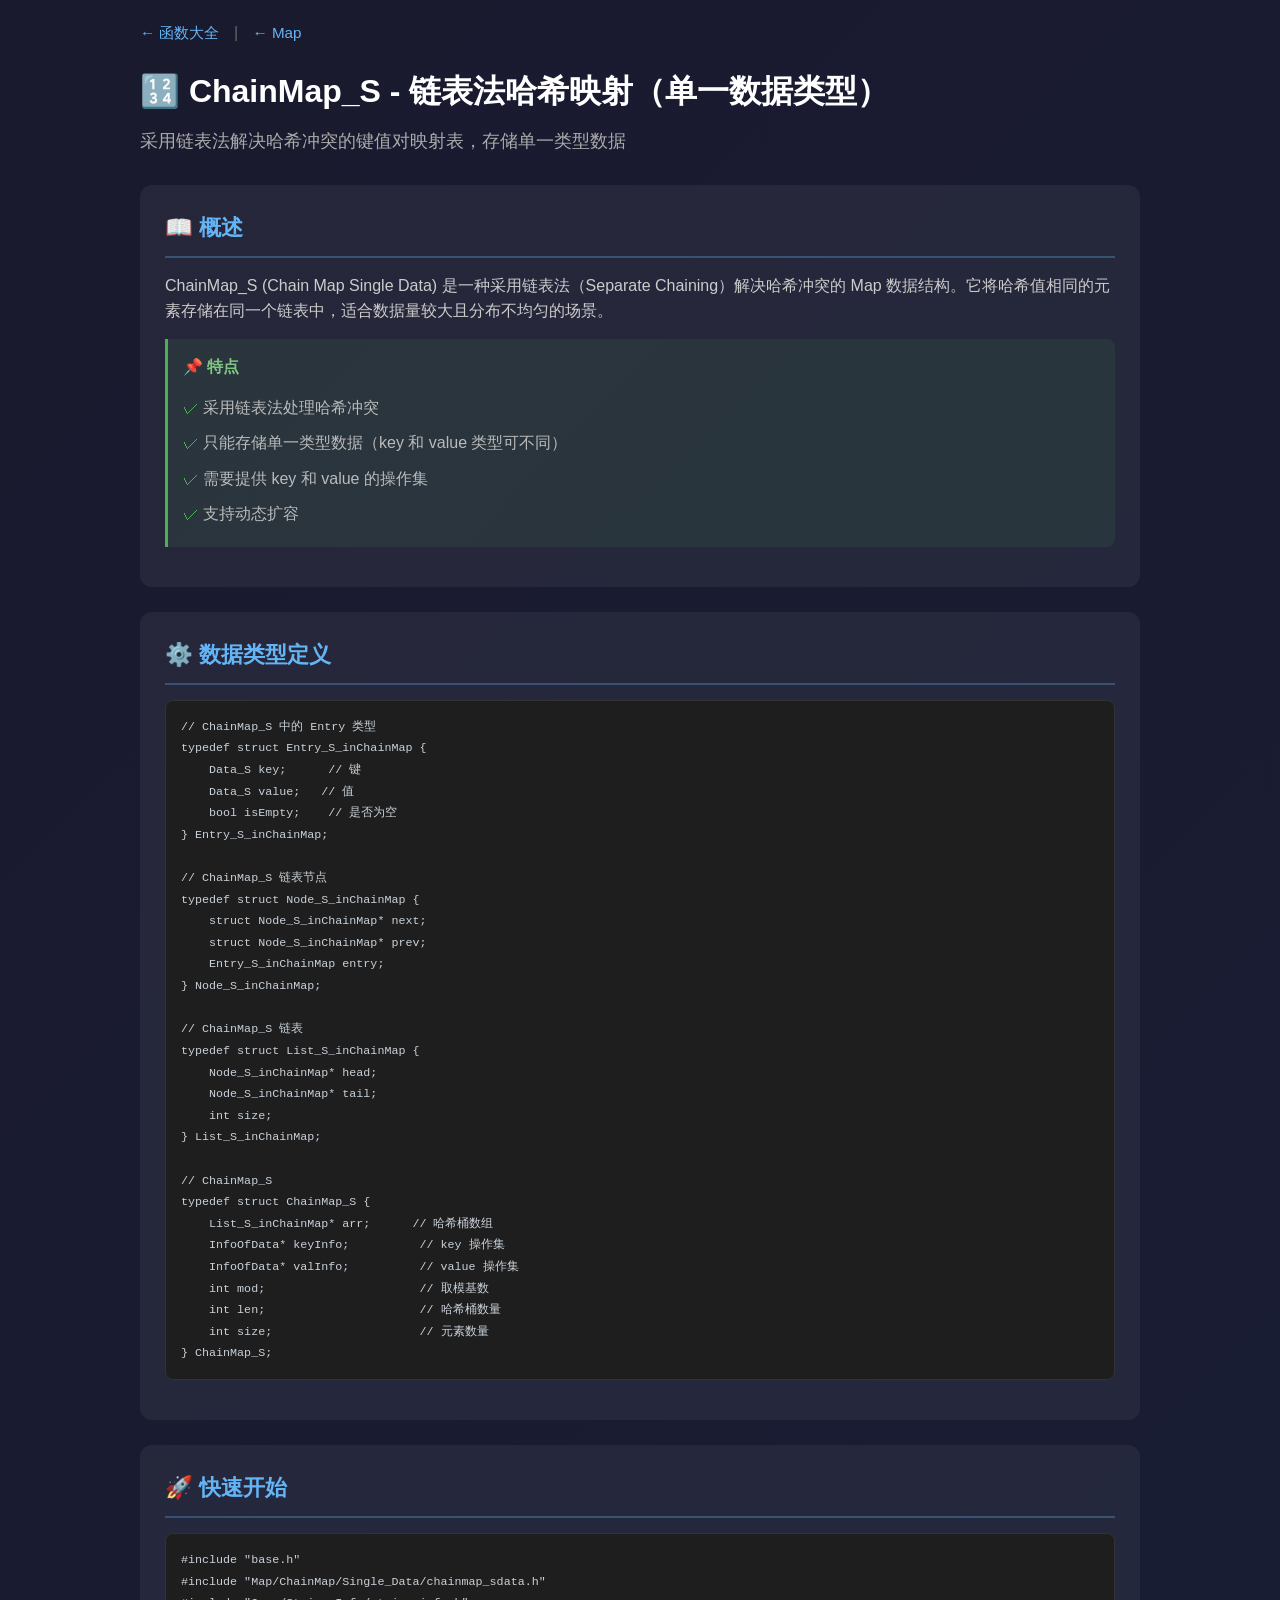
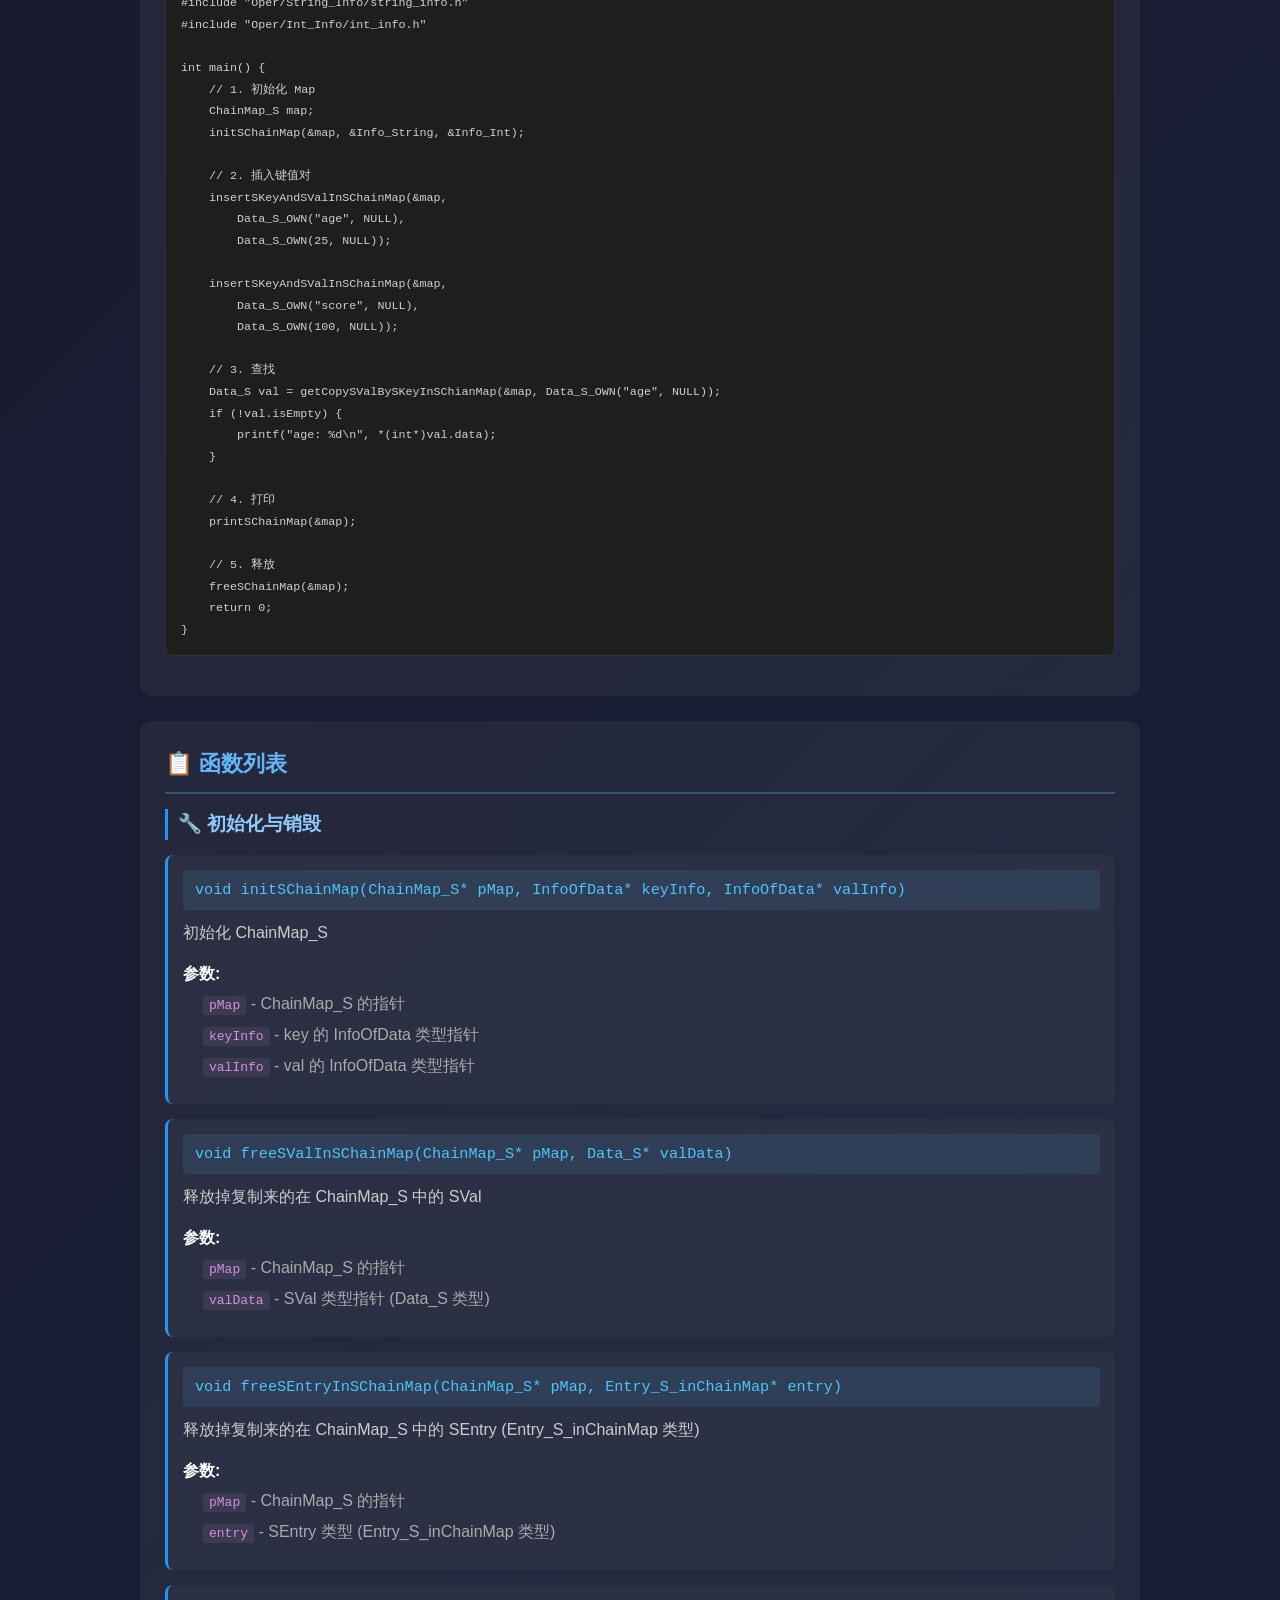
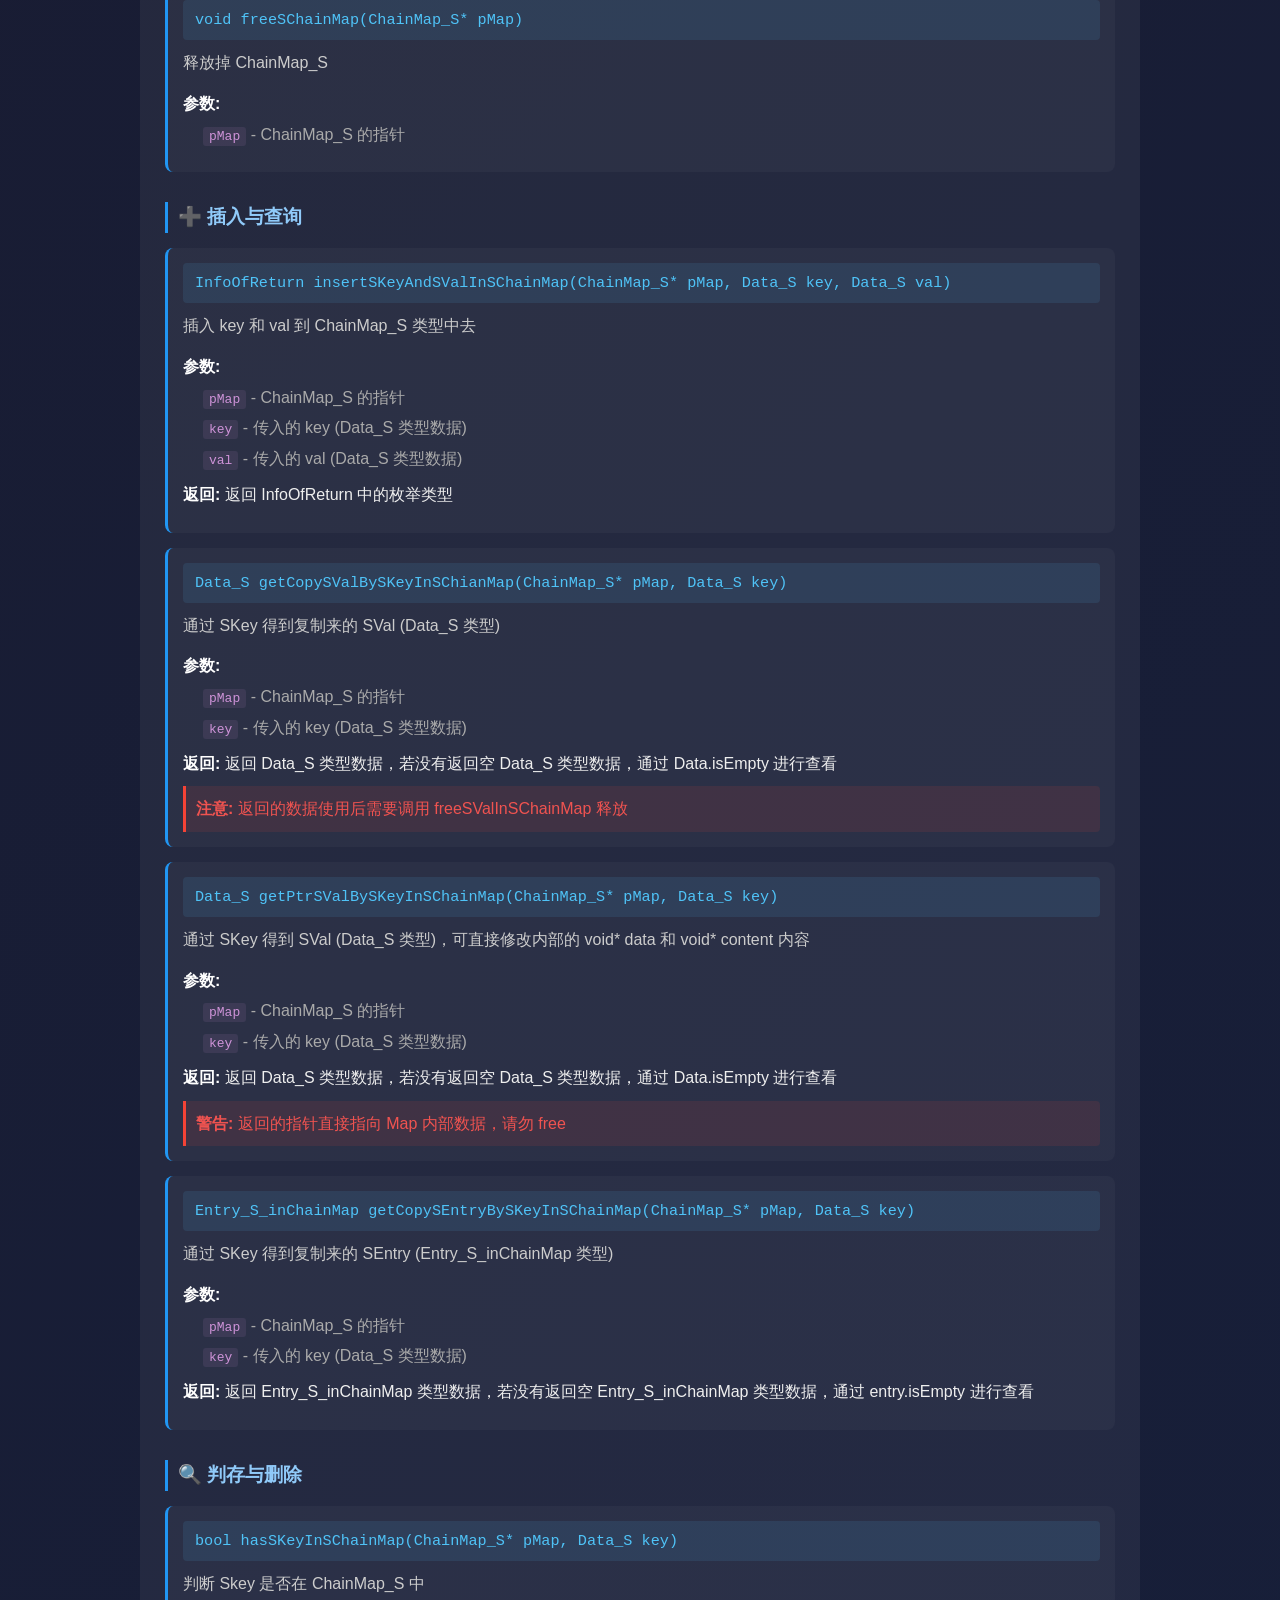
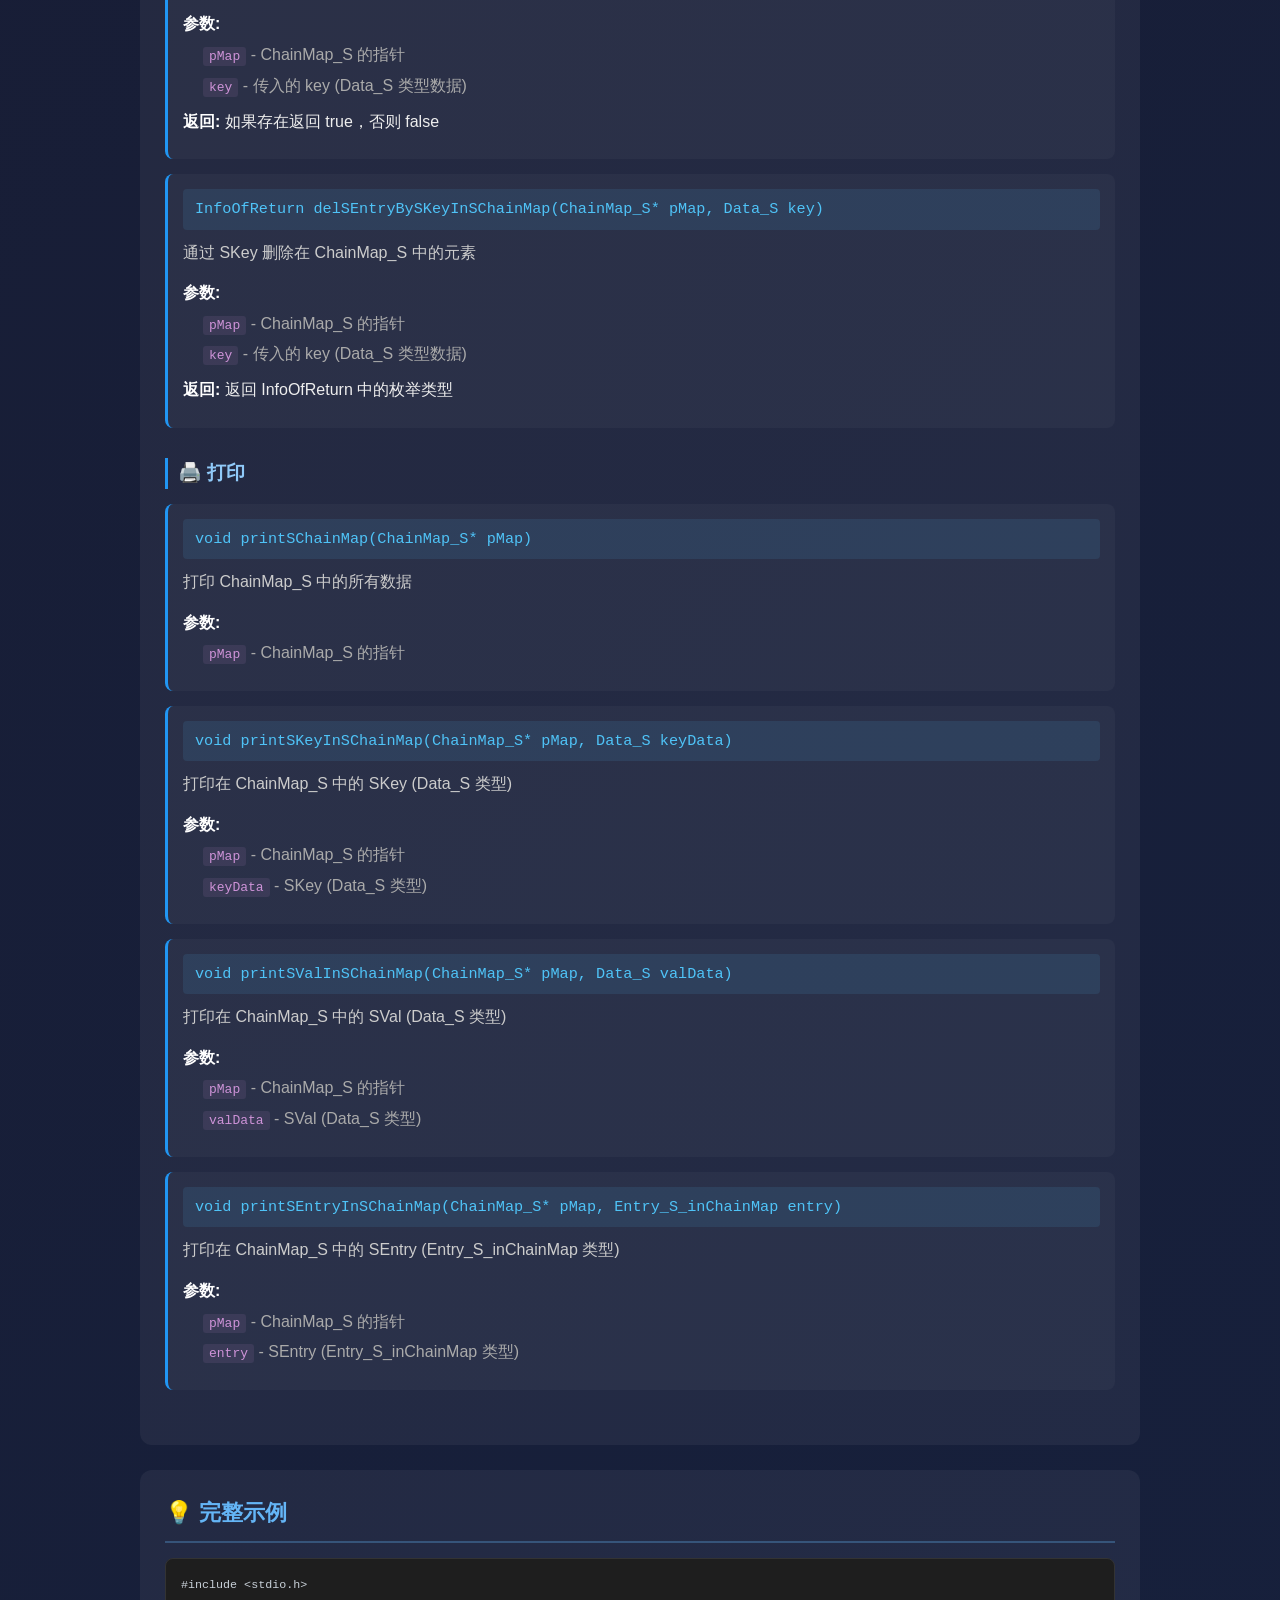
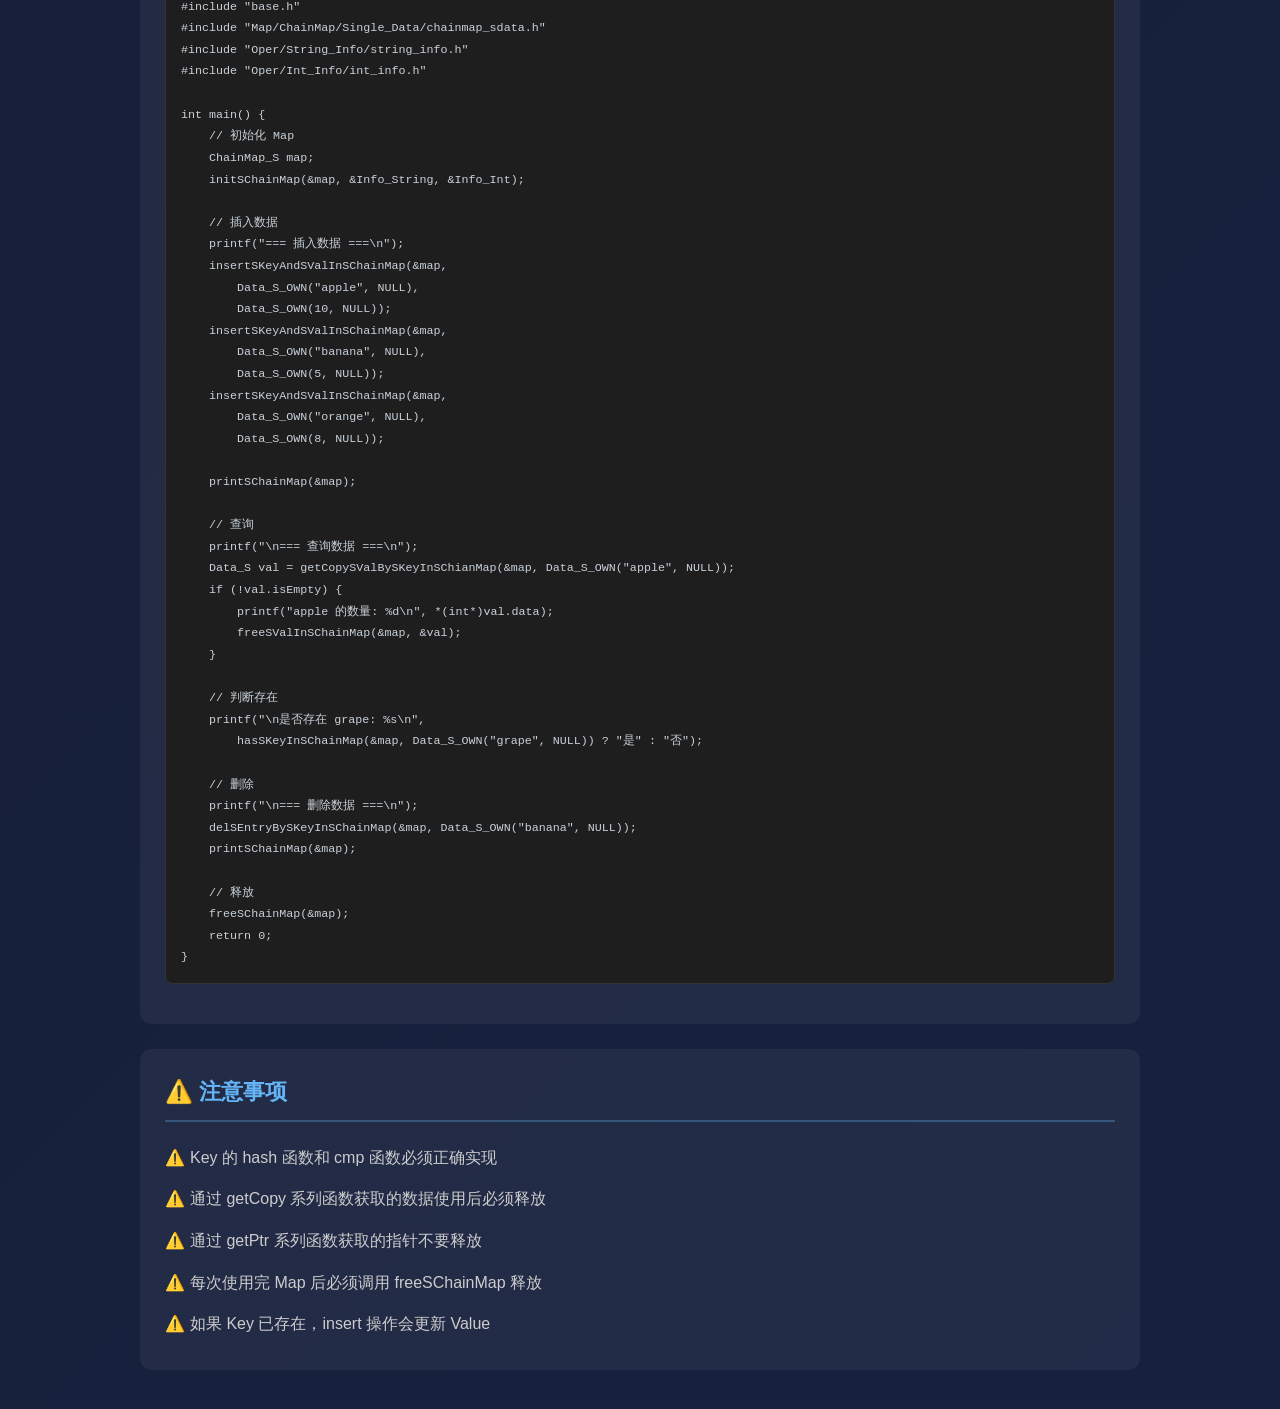
<file: docs/func/Map/ChainMap/Single_Data/index.html>
<!DOCTYPE html>
<html lang="zh-CN">
<head>
    <meta charset="UTF-8">
    <meta name="viewport" content="width=device-width, initial-scale=1.0">
    <title>ChainMap_S 文档 - FOCX</title>
    <link rel="stylesheet" href="index.css">
    <!-- Prism.js 代码高亮 -->
    <link href="https://cdn.bootcdn.net/ajax/libs/prism/1.29.0/themes/prism-tomorrow.min.css" rel="stylesheet" />
</head>
<body>
    <div class="container">
        <div class="backLink">
            <a href="../../../../index.html">← 函数大全</a>
            <span class="separator">|</span>
            <a href="../../index.html">← Map</a>
        </div>

        <h1 class="mainTitle">🔢 ChainMap_S - 链表法哈希映射（单一数据类型）</h1>
        <p class="subtitle">采用链表法解决哈希冲突的键值对映射表，存储单一类型数据</p>

        <div class="section">
            <h2>📖 概述</h2>
            <p>ChainMap_S (Chain Map Single Data) 是一种采用链表法（Separate Chaining）解决哈希冲突的 Map 数据结构。它将哈希值相同的元素存储在同一个链表中，适合数据量较大且分布不均匀的场景。</p>
            
            <div class="featureBox">
                <h4>📌 特点</h4>
                <ul>
                    <li>采用链表法处理哈希冲突</li>
                    <li>只能存储单一类型数据（key 和 value 类型可不同）</li>
                    <li>需要提供 key 和 value 的操作集</li>
                    <li>支持动态扩容</li>
                </ul>
            </div>
        </div>

        <div class="section">
            <h2>⚙️ 数据类型定义</h2>
            <div class="codeBlock">
<pre class="language-c"><code>// ChainMap_S 中的 Entry 类型
typedef struct Entry_S_inChainMap {
    Data_S key;      // 键
    Data_S value;   // 值
    bool isEmpty;    // 是否为空
} Entry_S_inChainMap;

// ChainMap_S 链表节点
typedef struct Node_S_inChainMap {
    struct Node_S_inChainMap* next;
    struct Node_S_inChainMap* prev;
    Entry_S_inChainMap entry;
} Node_S_inChainMap;

// ChainMap_S 链表
typedef struct List_S_inChainMap {
    Node_S_inChainMap* head;
    Node_S_inChainMap* tail;
    int size;
} List_S_inChainMap;

// ChainMap_S
typedef struct ChainMap_S {
    List_S_inChainMap* arr;      // 哈希桶数组
    InfoOfData* keyInfo;          // key 操作集
    InfoOfData* valInfo;          // value 操作集
    int mod;                      // 取模基数
    int len;                      // 哈希桶数量
    int size;                     // 元素数量
} ChainMap_S;</code></pre>
            </div>
        </div>

        <div class="section">
            <h2>🚀 快速开始</h2>
            <div class="codeBlock">
<pre class="language-c"><code>#include "base.h"
#include "Map/ChainMap/Single_Data/chainmap_sdata.h"
#include "Oper/String_Info/string_info.h"
#include "Oper/Int_Info/int_info.h"

int main() {
    // 1. 初始化 Map
    ChainMap_S map;
    initSChainMap(&map, &Info_String, &Info_Int);

    // 2. 插入键值对
    insertSKeyAndSValInSChainMap(&map, 
        Data_S_OWN("age", NULL), 
        Data_S_OWN(25, NULL));

    insertSKeyAndSValInSChainMap(&map,
        Data_S_OWN("score", NULL),
        Data_S_OWN(100, NULL));

    // 3. 查找
    Data_S val = getCopySValBySKeyInSChianMap(&map, Data_S_OWN("age", NULL));
    if (!val.isEmpty) {
        printf("age: %d\n", *(int*)val.data);
    }

    // 4. 打印
    printSChainMap(&map);

    // 5. 释放
    freeSChainMap(&map);
    return 0;
}</code></pre>
            </div>
        </div>

        <div class="section">
            <h2>📋 函数列表</h2>

            <!-- 初始化与销毁 -->
            <div class="funcGroup">
                <h3>🔧 初始化与销毁</h3>
                
                <div class="funcItem">
                    <div class="funcSignature">void initSChainMap(ChainMap_S* pMap, InfoOfData* keyInfo, InfoOfData* valInfo)</div>
                    <p class="funcDesc">初始化 ChainMap_S</p>
                    <div class="params">
                        <strong>参数:</strong>
                        <ul>
                            <li><code>pMap</code> - ChainMap_S 的指针</li>
                            <li><code>keyInfo</code> - key 的 InfoOfData 类型指针</li>
                            <li><code>valInfo</code> - val 的 InfoOfData 类型指针</li>
                        </ul>
                    </div>
                </div>

                <div class="funcItem">
                    <div class="funcSignature">void freeSValInSChainMap(ChainMap_S* pMap, Data_S* valData)</div>
                    <p class="funcDesc">释放掉复制来的在 ChainMap_S 中的 SVal</p>
                    <div class="params">
                        <strong>参数:</strong>
                        <ul>
                            <li><code>pMap</code> - ChainMap_S 的指针</li>
                            <li><code>valData</code> - SVal 类型指针 (Data_S 类型)</li>
                        </ul>
                    </div>
                </div>

                <div class="funcItem">
                    <div class="funcSignature">void freeSEntryInSChainMap(ChainMap_S* pMap, Entry_S_inChainMap* entry)</div>
                    <p class="funcDesc">释放掉复制来的在 ChainMap_S 中的 SEntry (Entry_S_inChainMap 类型)</p>
                    <div class="params">
                        <strong>参数:</strong>
                        <ul>
                            <li><code>pMap</code> - ChainMap_S 的指针</li>
                            <li><code>entry</code> - SEntry 类型 (Entry_S_inChainMap 类型)</li>
                        </ul>
                    </div>
                </div>

                <div class="funcItem">
                    <div class="funcSignature">void freeSChainMap(ChainMap_S* pMap)</div>
                    <p class="funcDesc">释放掉 ChainMap_S</p>
                    <div class="params">
                        <strong>参数:</strong>
                        <ul>
                            <li><code>pMap</code> - ChainMap_S 的指针</li>
                        </ul>
                    </div>
                </div>
            </div>

            <!-- 插入与查询 -->
            <div class="funcGroup">
                <h3>➕ 插入与查询</h3>
                
                <div class="funcItem">
                    <div class="funcSignature">InfoOfReturn insertSKeyAndSValInSChainMap(ChainMap_S* pMap, Data_S key, Data_S val)</div>
                    <p class="funcDesc">插入 key 和 val 到 ChainMap_S 类型中去</p>
                    <div class="params">
                        <strong>参数:</strong>
                        <ul>
                            <li><code>pMap</code> - ChainMap_S 的指针</li>
                            <li><code>key</code> - 传入的 key (Data_S 类型数据)</li>
                            <li><code>val</code> - 传入的 val (Data_S 类型数据)</li>
                        </ul>
                    </div>
                    <div class="params">
                        <strong>返回:</strong> 返回 InfoOfReturn 中的枚举类型
                    </div>
                </div>

                <div class="funcItem">
                    <div class="funcSignature">Data_S getCopySValBySKeyInSChianMap(ChainMap_S* pMap, Data_S key)</div>
                    <p class="funcDesc">通过 SKey 得到复制来的 SVal (Data_S 类型)</p>
                    <div class="params">
                        <strong>参数:</strong>
                        <ul>
                            <li><code>pMap</code> - ChainMap_S 的指针</li>
                            <li><code>key</code> - 传入的 key (Data_S 类型数据)</li>
                        </ul>
                    </div>
                    <div class="params">
                        <strong>返回:</strong> 返回 Data_S 类型数据，若没有返回空 Data_S 类型数据，通过 Data.isEmpty 进行查看
                    </div>
                    <div class="warning">
                        <strong>注意:</strong> 返回的数据使用后需要调用 freeSValInSChainMap 释放
                    </div>
                </div>

                <div class="funcItem">
                    <div class="funcSignature">Data_S getPtrSValBySKeyInSChainMap(ChainMap_S* pMap, Data_S key)</div>
                    <p class="funcDesc">通过 SKey 得到 SVal (Data_S 类型)，可直接修改内部的 void* data 和 void* content 内容</p>
                    <div class="params">
                        <strong>参数:</strong>
                        <ul>
                            <li><code>pMap</code> - ChainMap_S 的指针</li>
                            <li><code>key</code> - 传入的 key (Data_S 类型数据)</li>
                        </ul>
                    </div>
                    <div class="params">
                        <strong>返回:</strong> 返回 Data_S 类型数据，若没有返回空 Data_S 类型数据，通过 Data.isEmpty 进行查看
                    </div>
                    <div class="warning">
                        <strong>警告:</strong> 返回的指针直接指向 Map 内部数据，请勿 free
                    </div>
                </div>

                <div class="funcItem">
                    <div class="funcSignature">Entry_S_inChainMap getCopySEntryBySKeyInSChainMap(ChainMap_S* pMap, Data_S key)</div>
                    <p class="funcDesc">通过 SKey 得到复制来的 SEntry (Entry_S_inChainMap 类型)</p>
                    <div class="params">
                        <strong>参数:</strong>
                        <ul>
                            <li><code>pMap</code> - ChainMap_S 的指针</li>
                            <li><code>key</code> - 传入的 key (Data_S 类型数据)</li>
                        </ul>
                    </div>
                    <div class="params">
                        <strong>返回:</strong> 返回 Entry_S_inChainMap 类型数据，若没有返回空 Entry_S_inChainMap 类型数据，通过 entry.isEmpty 进行查看
                    </div>
                </div>
            </div>

            <!-- 判存与删除 -->
            <div class="funcGroup">
                <h3>🔍 判存与删除</h3>
                
                <div class="funcItem">
                    <div class="funcSignature">bool hasSKeyInSChainMap(ChainMap_S* pMap, Data_S key)</div>
                    <p class="funcDesc">判断 Skey 是否在 ChainMap_S 中</p>
                    <div class="params">
                        <strong>参数:</strong>
                        <ul>
                            <li><code>pMap</code> - ChainMap_S 的指针</li>
                            <li><code>key</code> - 传入的 key (Data_S 类型数据)</li>
                        </ul>
                    </div>
                    <div class="params">
                        <strong>返回:</strong> 如果存在返回 true，否则 false
                    </div>
                </div>

                <div class="funcItem">
                    <div class="funcSignature">InfoOfReturn delSEntryBySKeyInSChainMap(ChainMap_S* pMap, Data_S key)</div>
                    <p class="funcDesc">通过 SKey 删除在 ChainMap_S 中的元素</p>
                    <div class="params">
                        <strong>参数:</strong>
                        <ul>
                            <li><code>pMap</code> - ChainMap_S 的指针</li>
                            <li><code>key</code> - 传入的 key (Data_S 类型数据)</li>
                        </ul>
                    </div>
                    <div class="params">
                        <strong>返回:</strong> 返回 InfoOfReturn 中的枚举类型
                    </div>
                </div>
            </div>

            <!-- 打印 -->
            <div class="funcGroup">
                <h3>🖨️ 打印</h3>
                
                <div class="funcItem">
                    <div class="funcSignature">void printSChainMap(ChainMap_S* pMap)</div>
                    <p class="funcDesc">打印 ChainMap_S 中的所有数据</p>
                    <div class="params">
                        <strong>参数:</strong>
                        <ul>
                            <li><code>pMap</code> - ChainMap_S 的指针</li>
                        </ul>
                    </div>
                </div>

                <div class="funcItem">
                    <div class="funcSignature">void printSKeyInSChainMap(ChainMap_S* pMap, Data_S keyData)</div>
                    <p class="funcDesc">打印在 ChainMap_S 中的 SKey (Data_S 类型)</p>
                    <div class="params">
                        <strong>参数:</strong>
                        <ul>
                            <li><code>pMap</code> - ChainMap_S 的指针</li>
                            <li><code>keyData</code> - SKey (Data_S 类型)</li>
                        </ul>
                    </div>
                </div>

                <div class="funcItem">
                    <div class="funcSignature">void printSValInSChainMap(ChainMap_S* pMap, Data_S valData)</div>
                    <p class="funcDesc">打印在 ChainMap_S 中的 SVal (Data_S 类型)</p>
                    <div class="params">
                        <strong>参数:</strong>
                        <ul>
                            <li><code>pMap</code> - ChainMap_S 的指针</li>
                            <li><code>valData</code> - SVal (Data_S 类型)</li>
                        </ul>
                    </div>
                </div>

                <div class="funcItem">
                    <div class="funcSignature">void printSEntryInSChainMap(ChainMap_S* pMap, Entry_S_inChainMap entry)</div>
                    <p class="funcDesc">打印在 ChainMap_S 中的 SEntry (Entry_S_inChainMap 类型)</p>
                    <div class="params">
                        <strong>参数:</strong>
                        <ul>
                            <li><code>pMap</code> - ChainMap_S 的指针</li>
                            <li><code>entry</code> - SEntry (Entry_S_inChainMap 类型)</li>
                        </ul>
                    </div>
                </div>
            </div>
        </div>

        <div class="section">
            <h2>💡 完整示例</h2>
            <div class="codeBlock">
<pre class="language-c"><code>#include &lt;stdio.h&gt;
#include "base.h"
#include "Map/ChainMap/Single_Data/chainmap_sdata.h"
#include "Oper/String_Info/string_info.h"
#include "Oper/Int_Info/int_info.h"

int main() {
    // 初始化 Map
    ChainMap_S map;
    initSChainMap(&map, &Info_String, &Info_Int);

    // 插入数据
    printf("=== 插入数据 ===\n");
    insertSKeyAndSValInSChainMap(&map, 
        Data_S_OWN("apple", NULL), 
        Data_S_OWN(10, NULL));
    insertSKeyAndSValInSChainMap(&map, 
        Data_S_OWN("banana", NULL), 
        Data_S_OWN(5, NULL));
    insertSKeyAndSValInSChainMap(&map, 
        Data_S_OWN("orange", NULL), 
        Data_S_OWN(8, NULL));

    printSChainMap(&map);

    // 查询
    printf("\n=== 查询数据 ===\n");
    Data_S val = getCopySValBySKeyInSChianMap(&map, Data_S_OWN("apple", NULL));
    if (!val.isEmpty) {
        printf("apple 的数量: %d\n", *(int*)val.data);
        freeSValInSChainMap(&map, &val);
    }

    // 判断存在
    printf("\n是否存在 grape: %s\n", 
        hasSKeyInSChainMap(&map, Data_S_OWN("grape", NULL)) ? "是" : "否");

    // 删除
    printf("\n=== 删除数据 ===\n");
    delSEntryBySKeyInSChainMap(&map, Data_S_OWN("banana", NULL));
    printSChainMap(&map);

    // 释放
    freeSChainMap(&map);
    return 0;
}</code></pre>
            </div>
        </div>

        <div class="section">
            <h2>⚠️ 注意事项</h2>
            <ul class="warningList">
                <li>Key 的 hash 函数和 cmp 函数必须正确实现</li>
                <li>通过 getCopy 系列函数获取的数据使用后必须释放</li>
                <li>通过 getPtr 系列函数获取的指针不要释放</li>
                <li>每次使用完 Map 后必须调用 freeSChainMap 释放</li>
                <li>如果 Key 已存在，insert 操作会更新 Value</li>
            </ul>
        </div>
    </div>

    <!-- Prism.js -->
    <script src="https://cdn.bootcdn.net/ajax/libs/prism/1.29.0/prism.min.js"></script>
    <script src="https://cdn.bootcdn.net/ajax/libs/prism/1.29.0/components/prism-c.min.js"></script>
    <script src="index.js"></script>
</body>
</html>
</file>
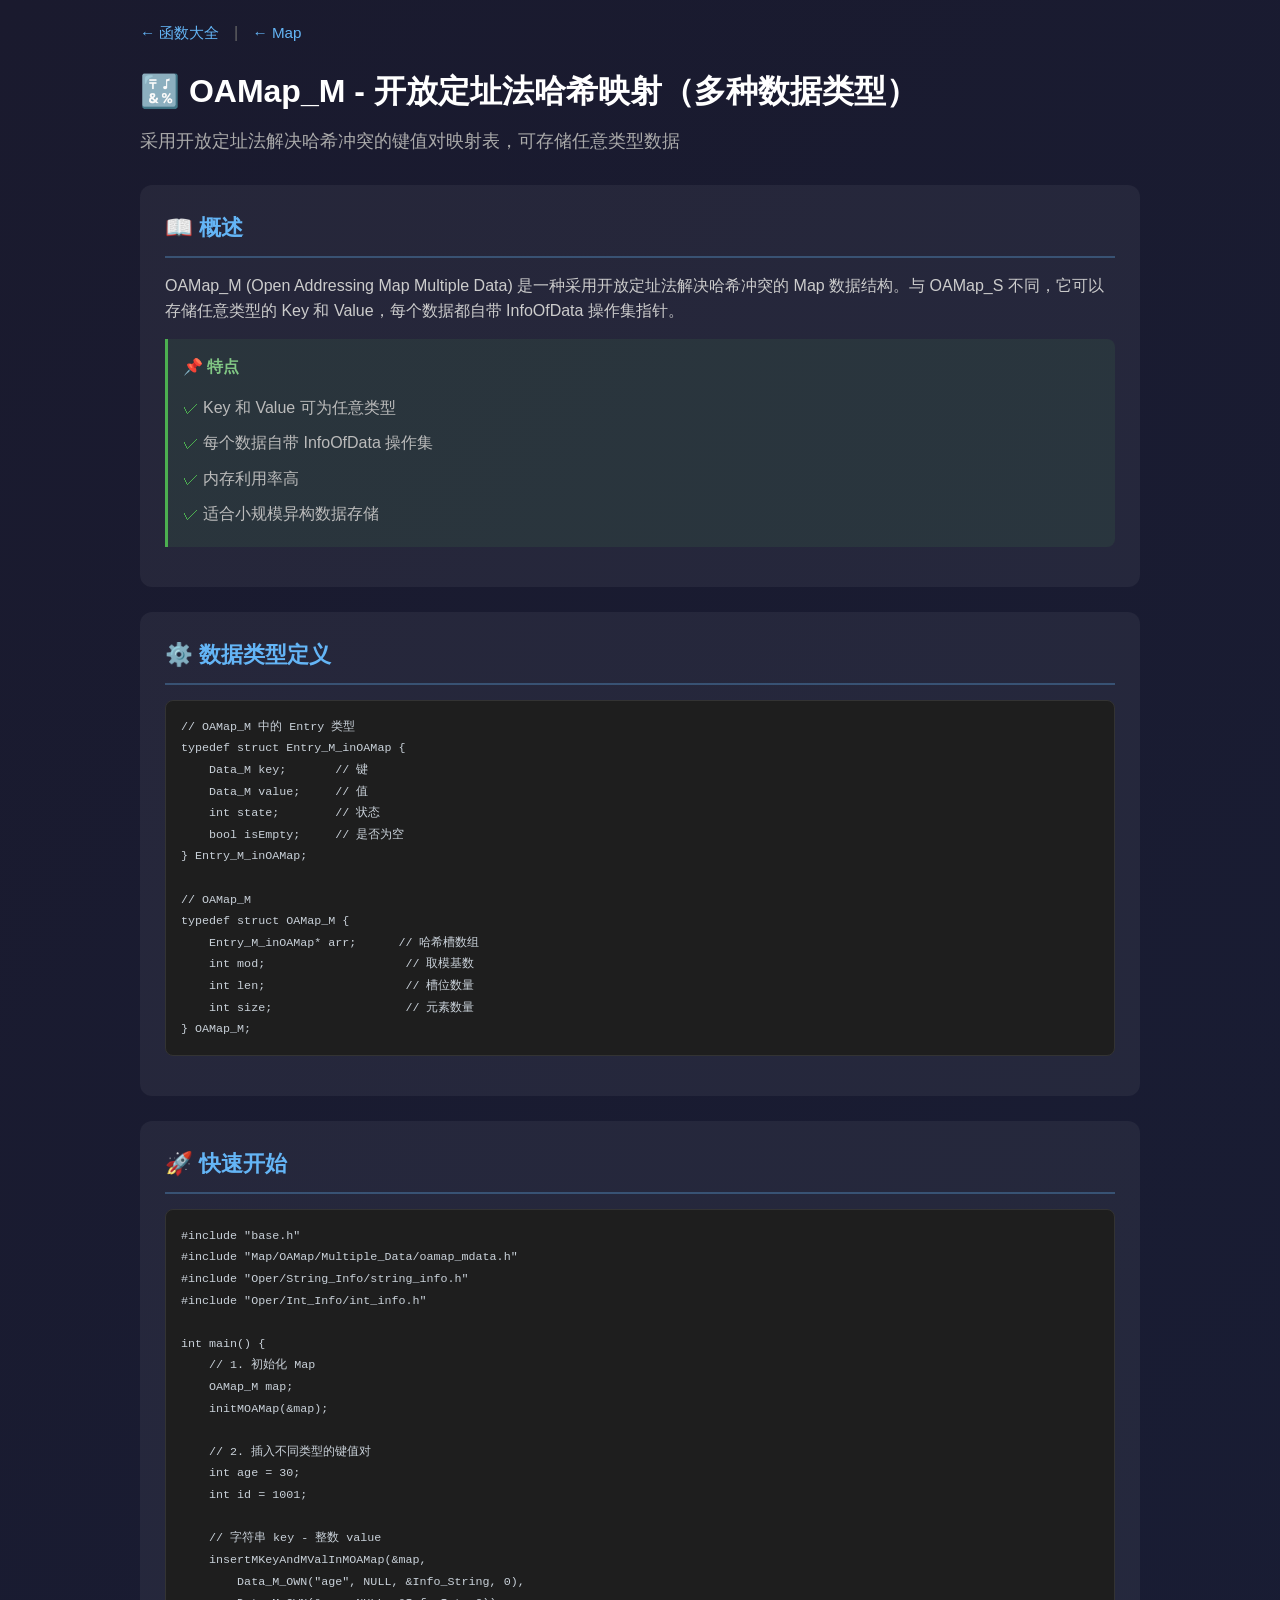
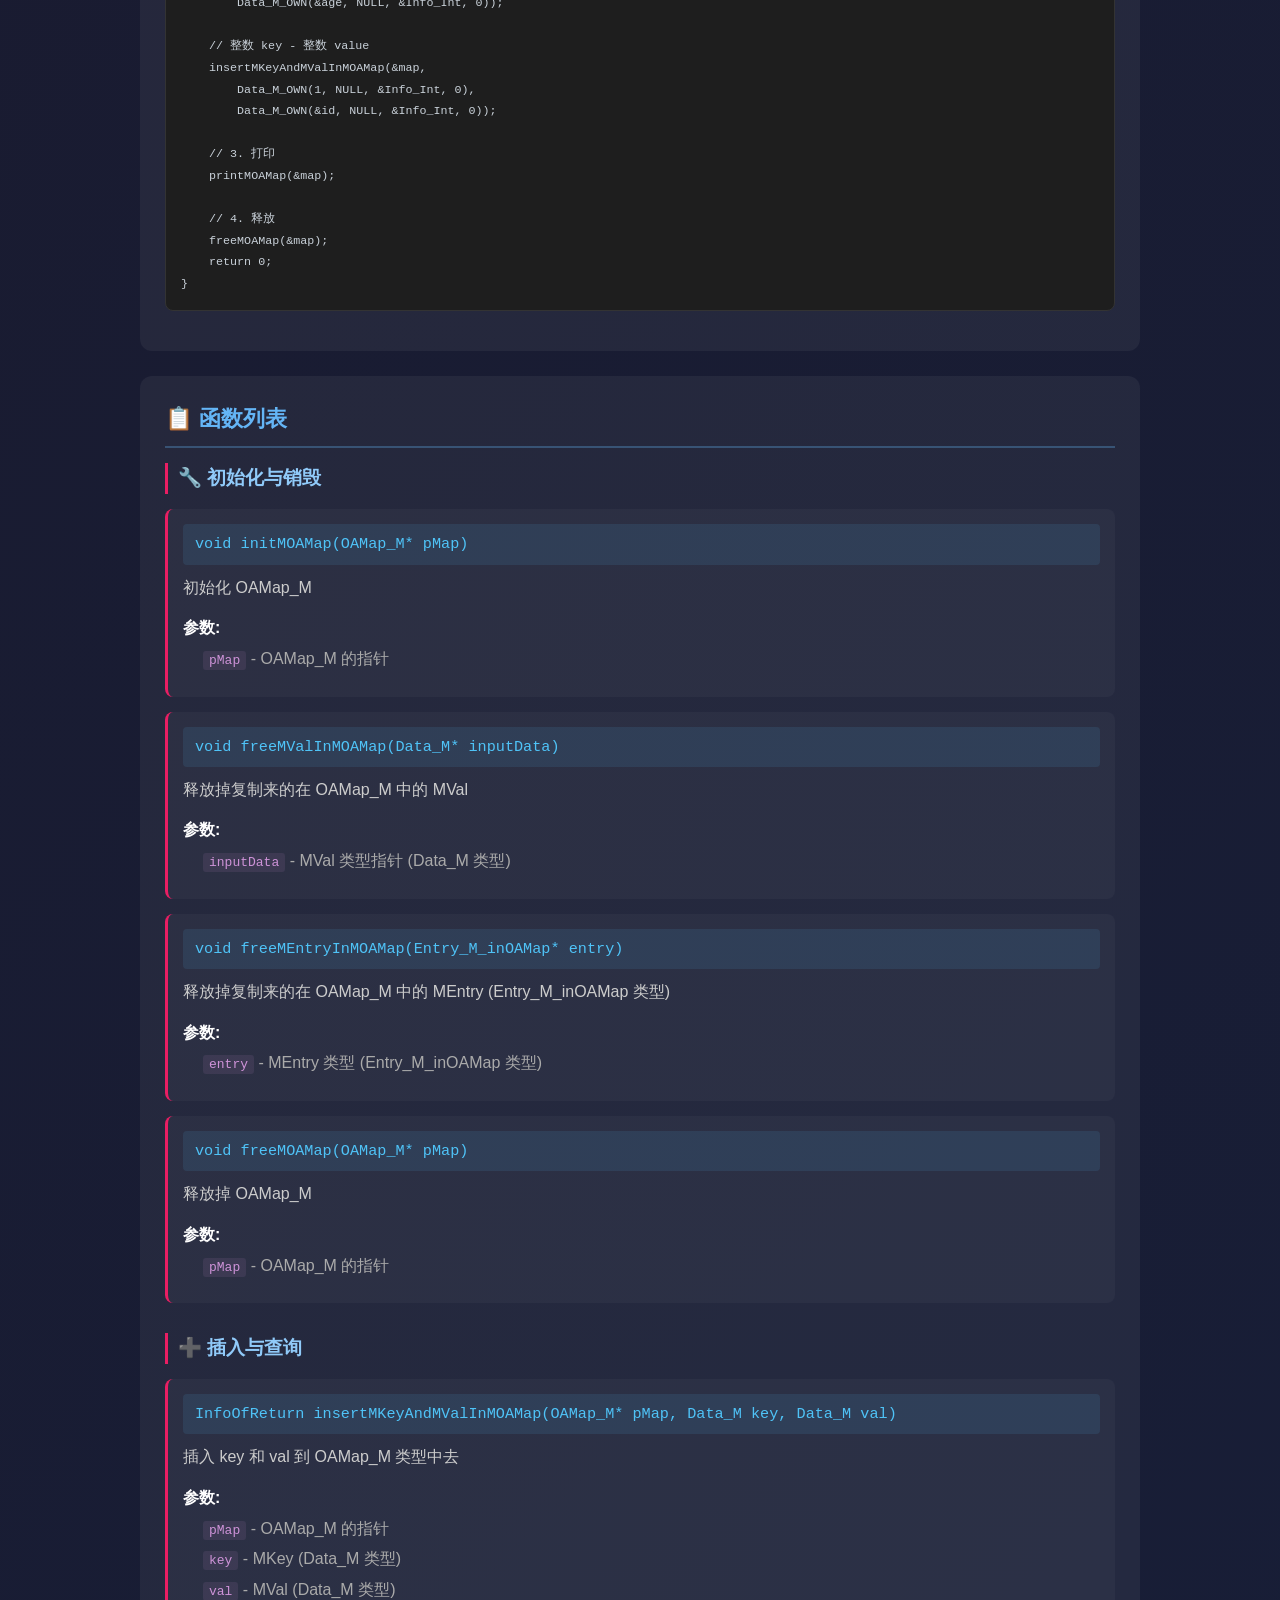
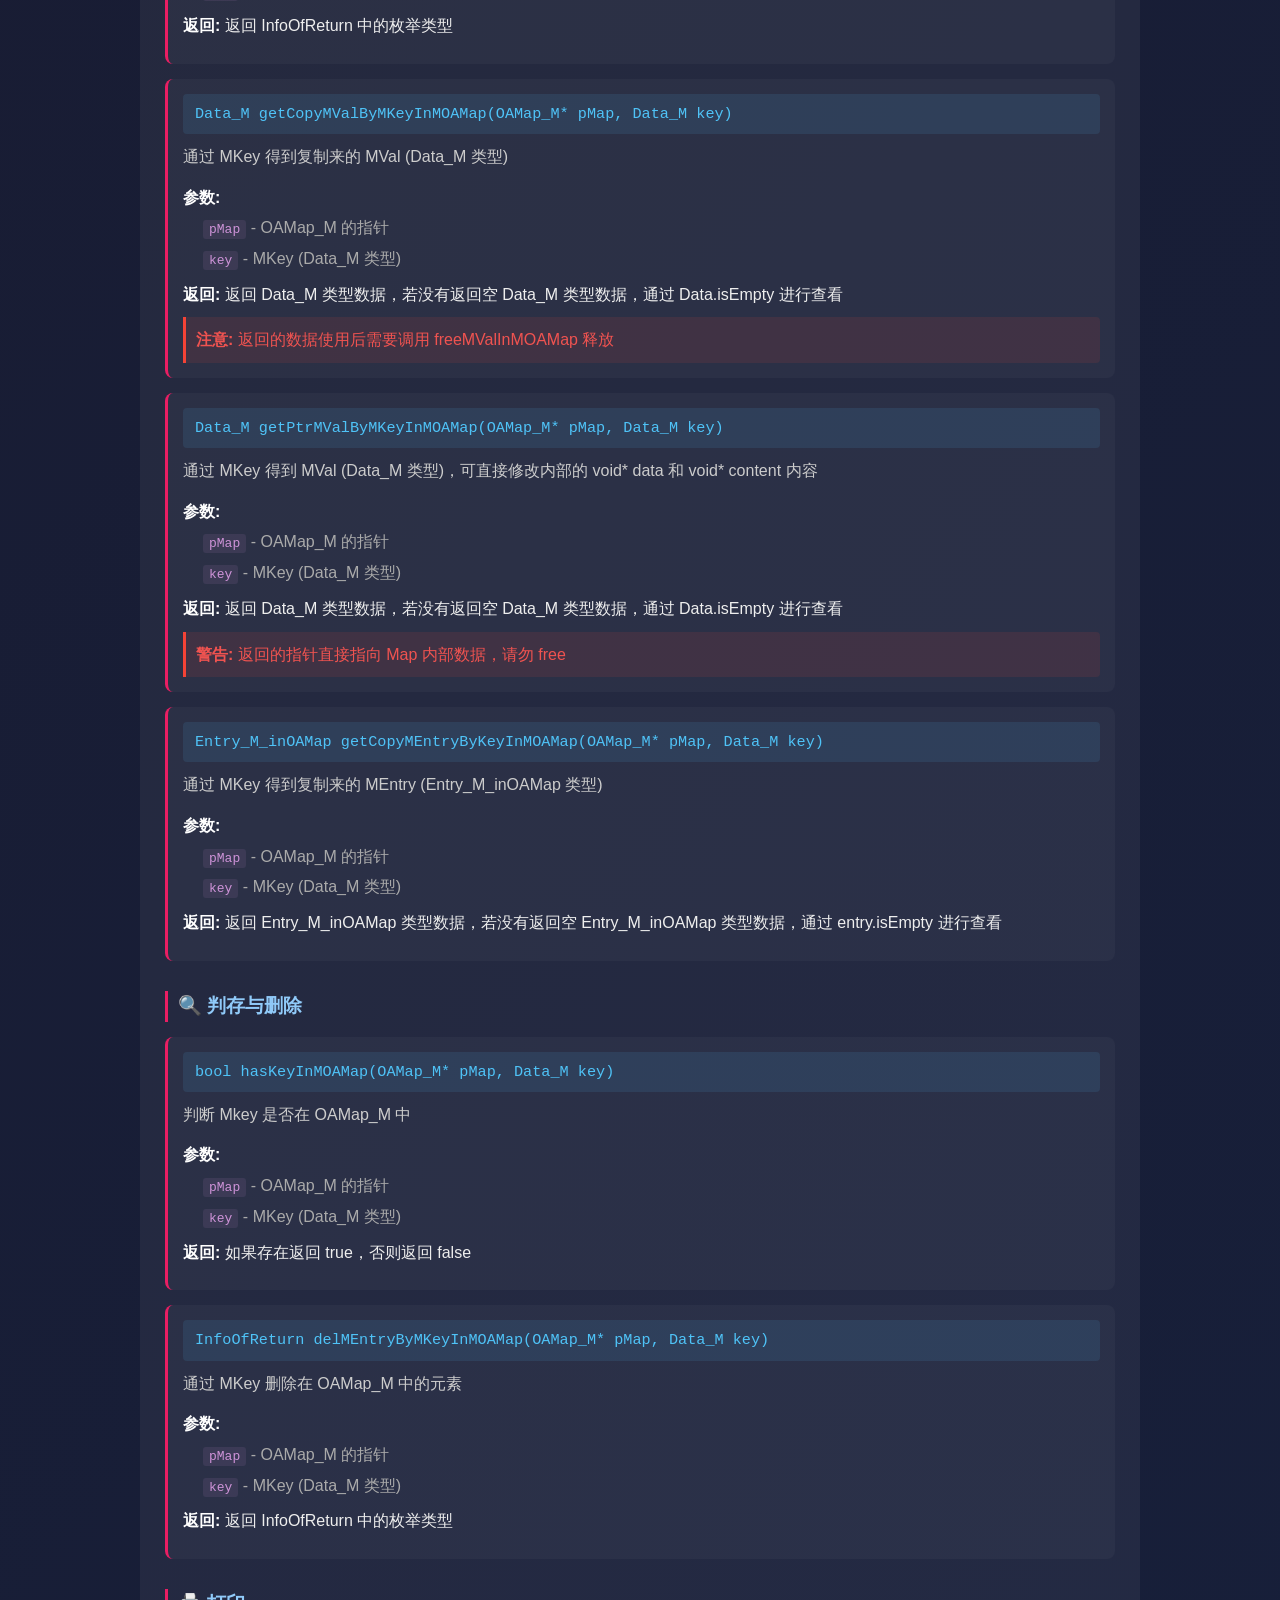
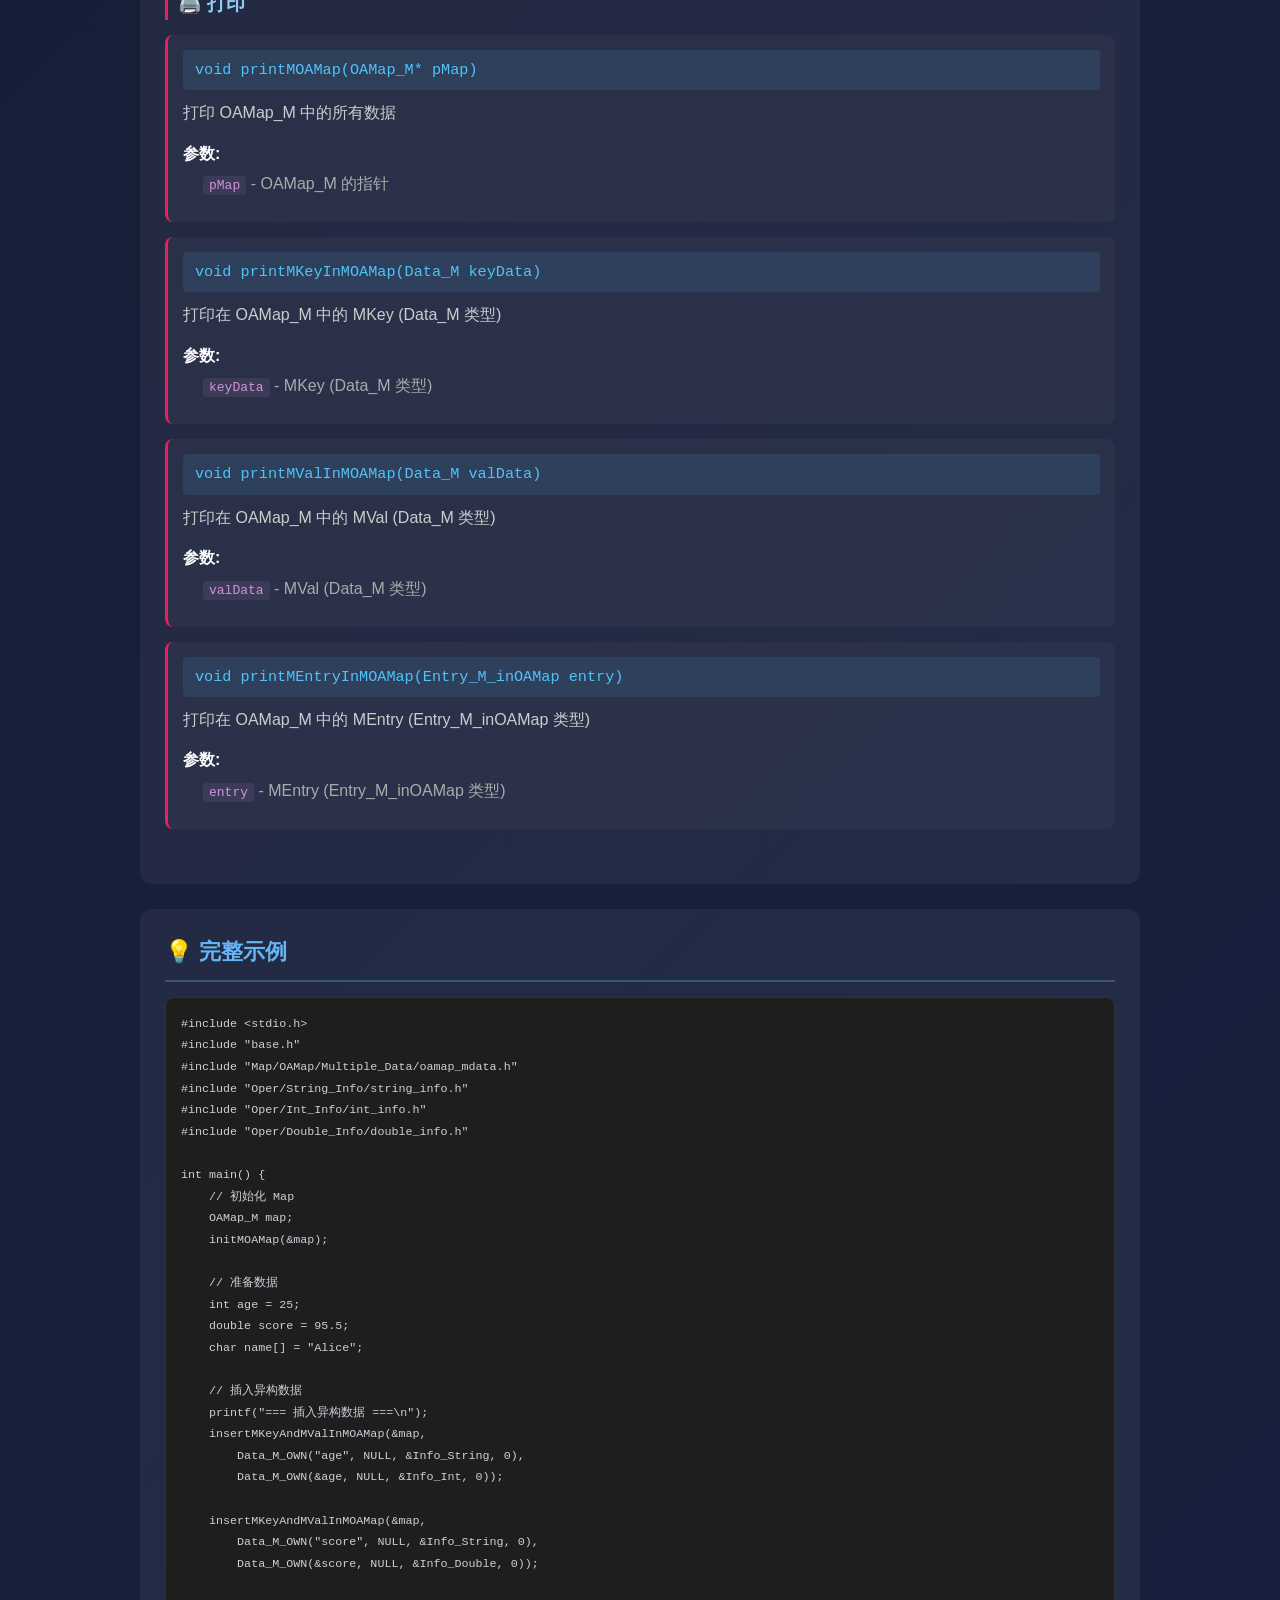
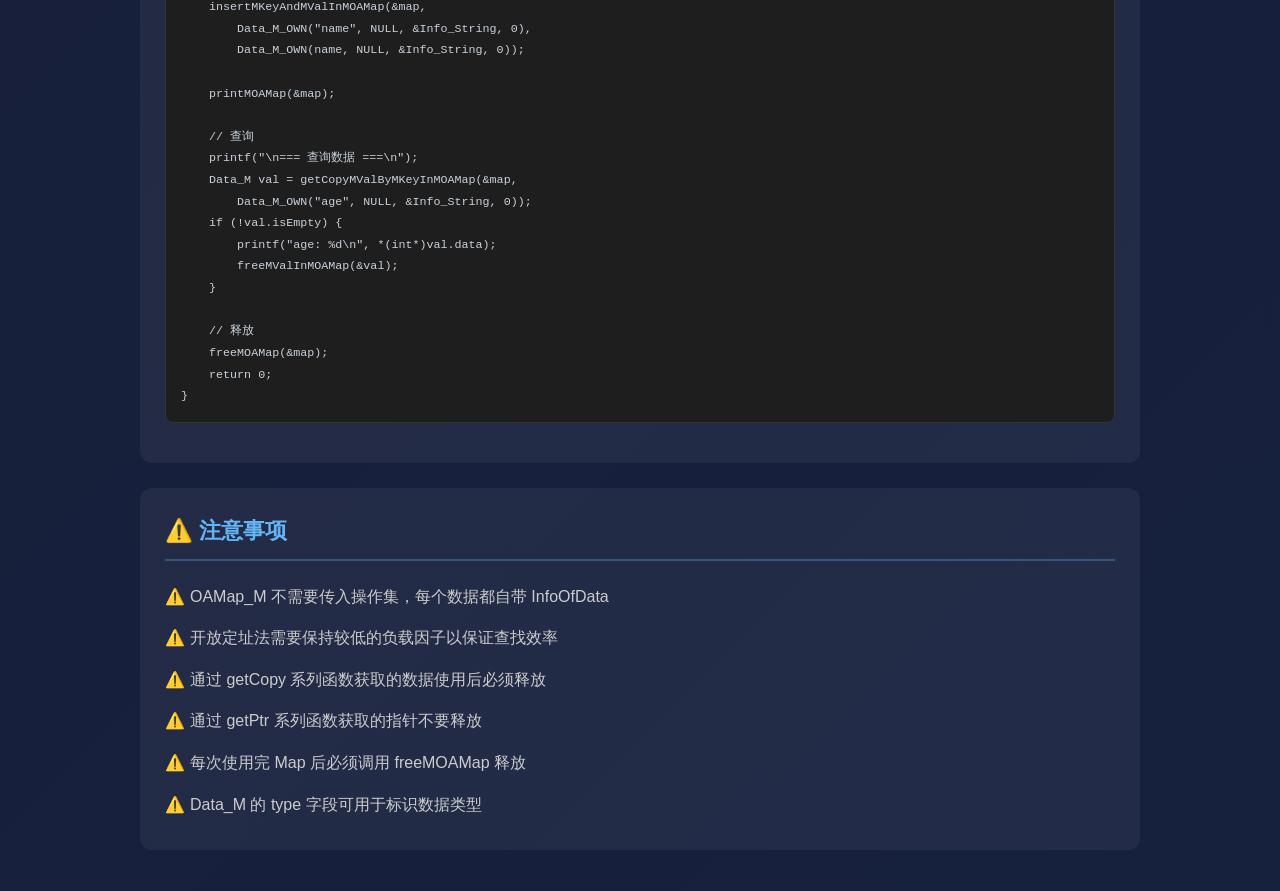
<file: docs/func/Map/OAMap/Multiple_Data/index.html>
<!DOCTYPE html>
<html lang="zh-CN">
<head>
    <meta charset="UTF-8">
    <meta name="viewport" content="width=device-width, initial-scale=1.0">
    <title>OAMap_M 文档 - FOCX</title>
    <link rel="stylesheet" href="index.css">
    <!-- Prism.js 代码高亮 -->
    <link href="https://cdn.bootcdn.net/ajax/libs/prism/1.29.0/themes/prism-tomorrow.min.css" rel="stylesheet" />
</head>
<body>
    <div class="container">
        <div class="backLink">
            <a href="../../../../index.html">← 函数大全</a>
            <span class="separator">|</span>
            <a href="../../index.html">← Map</a>
        </div>

        <h1 class="mainTitle">🔣 OAMap_M - 开放定址法哈希映射（多种数据类型）</h1>
        <p class="subtitle">采用开放定址法解决哈希冲突的键值对映射表，可存储任意类型数据</p>

        <div class="section">
            <h2>📖 概述</h2>
            <p>OAMap_M (Open Addressing Map Multiple Data) 是一种采用开放定址法解决哈希冲突的 Map 数据结构。与 OAMap_S 不同，它可以存储任意类型的 Key 和 Value，每个数据都自带 InfoOfData 操作集指针。</p>
            
            <div class="featureBox">
                <h4>📌 特点</h4>
                <ul>
                    <li>Key 和 Value 可为任意类型</li>
                    <li>每个数据自带 InfoOfData 操作集</li>
                    <li>内存利用率高</li>
                    <li>适合小规模异构数据存储</li>
                </ul>
            </div>
        </div>

        <div class="section">
            <h2>⚙️ 数据类型定义</h2>
            <div class="codeBlock">
<pre class="language-c"><code>// OAMap_M 中的 Entry 类型
typedef struct Entry_M_inOAMap {
    Data_M key;       // 键
    Data_M value;     // 值
    int state;        // 状态
    bool isEmpty;     // 是否为空
} Entry_M_inOAMap;

// OAMap_M
typedef struct OAMap_M {
    Entry_M_inOAMap* arr;      // 哈希槽数组
    int mod;                    // 取模基数
    int len;                    // 槽位数量
    int size;                   // 元素数量
} OAMap_M;</code></pre>
            </div>
        </div>

        <div class="section">
            <h2>🚀 快速开始</h2>
            <div class="codeBlock">
<pre class="language-c"><code>#include "base.h"
#include "Map/OAMap/Multiple_Data/oamap_mdata.h"
#include "Oper/String_Info/string_info.h"
#include "Oper/Int_Info/int_info.h"

int main() {
    // 1. 初始化 Map
    OAMap_M map;
    initMOAMap(&map);

    // 2. 插入不同类型的键值对
    int age = 30;
    int id = 1001;

    // 字符串 key - 整数 value
    insertMKeyAndMValInMOAMap(&map,
        Data_M_OWN("age", NULL, &Info_String, 0),
        Data_M_OWN(&age, NULL, &Info_Int, 0));

    // 整数 key - 整数 value
    insertMKeyAndMValInMOAMap(&map,
        Data_M_OWN(1, NULL, &Info_Int, 0),
        Data_M_OWN(&id, NULL, &Info_Int, 0));

    // 3. 打印
    printMOAMap(&map);

    // 4. 释放
    freeMOAMap(&map);
    return 0;
}</code></pre>
            </div>
        </div>

        <div class="section">
            <h2>📋 函数列表</h2>

            <!-- 初始化与销毁 -->
            <div class="funcGroup">
                <h3>🔧 初始化与销毁</h3>
                
                <div class="funcItem">
                    <div class="funcSignature">void initMOAMap(OAMap_M* pMap)</div>
                    <p class="funcDesc">初始化 OAMap_M</p>
                    <div class="params">
                        <strong>参数:</strong>
                        <ul>
                            <li><code>pMap</code> - OAMap_M 的指针</li>
                        </ul>
                    </div>
                </div>

                <div class="funcItem">
                    <div class="funcSignature">void freeMValInMOAMap(Data_M* inputData)</div>
                    <p class="funcDesc">释放掉复制来的在 OAMap_M 中的 MVal</p>
                    <div class="params">
                        <strong>参数:</strong>
                        <ul>
                            <li><code>inputData</code> - MVal 类型指针 (Data_M 类型)</li>
                        </ul>
                    </div>
                </div>

                <div class="funcItem">
                    <div class="funcSignature">void freeMEntryInMOAMap(Entry_M_inOAMap* entry)</div>
                    <p class="funcDesc">释放掉复制来的在 OAMap_M 中的 MEntry (Entry_M_inOAMap 类型)</p>
                    <div class="params">
                        <strong>参数:</strong>
                        <ul>
                            <li><code>entry</code> - MEntry 类型 (Entry_M_inOAMap 类型)</li>
                        </ul>
                    </div>
                </div>

                <div class="funcItem">
                    <div class="funcSignature">void freeMOAMap(OAMap_M* pMap)</div>
                    <p class="funcDesc">释放掉 OAMap_M</p>
                    <div class="params">
                        <strong>参数:</strong>
                        <ul>
                            <li><code>pMap</code> - OAMap_M 的指针</li>
                        </ul>
                    </div>
                </div>
            </div>

            <!-- 插入与查询 -->
            <div class="funcGroup">
                <h3>➕ 插入与查询</h3>
                
                <div class="funcItem">
                    <div class="funcSignature">InfoOfReturn insertMKeyAndMValInMOAMap(OAMap_M* pMap, Data_M key, Data_M val)</div>
                    <p class="funcDesc">插入 key 和 val 到 OAMap_M 类型中去</p>
                    <div class="params">
                        <strong>参数:</strong>
                        <ul>
                            <li><code>pMap</code> - OAMap_M 的指针</li>
                            <li><code>key</code> - MKey (Data_M 类型)</li>
                            <li><code>val</code> - MVal (Data_M 类型)</li>
                        </ul>
                    </div>
                    <div class="params">
                        <strong>返回:</strong> 返回 InfoOfReturn 中的枚举类型
                    </div>
                </div>

                <div class="funcItem">
                    <div class="funcSignature">Data_M getCopyMValByMKeyInMOAMap(OAMap_M* pMap, Data_M key)</div>
                    <p class="funcDesc">通过 MKey 得到复制来的 MVal (Data_M 类型)</p>
                    <div class="params">
                        <strong>参数:</strong>
                        <ul>
                            <li><code>pMap</code> - OAMap_M 的指针</li>
                            <li><code>key</code> - MKey (Data_M 类型)</li>
                        </ul>
                    </div>
                    <div class="params">
                        <strong>返回:</strong> 返回 Data_M 类型数据，若没有返回空 Data_M 类型数据，通过 Data.isEmpty 进行查看
                    </div>
                    <div class="warning">
                        <strong>注意:</strong> 返回的数据使用后需要调用 freeMValInMOAMap 释放
                    </div>
                </div>

                <div class="funcItem">
                    <div class="funcSignature">Data_M getPtrMValByMKeyInMOAMap(OAMap_M* pMap, Data_M key)</div>
                    <p class="funcDesc">通过 MKey 得到 MVal (Data_M 类型)，可直接修改内部的 void* data 和 void* content 内容</p>
                    <div class="params">
                        <strong>参数:</strong>
                        <ul>
                            <li><code>pMap</code> - OAMap_M 的指针</li>
                            <li><code>key</code> - MKey (Data_M 类型)</li>
                        </ul>
                    </div>
                    <div class="params">
                        <strong>返回:</strong> 返回 Data_M 类型数据，若没有返回空 Data_M 类型数据，通过 Data.isEmpty 进行查看
                    </div>
                    <div class="warning">
                        <strong>警告:</strong> 返回的指针直接指向 Map 内部数据，请勿 free
                    </div>
                </div>

                <div class="funcItem">
                    <div class="funcSignature">Entry_M_inOAMap getCopyMEntryByKeyInMOAMap(OAMap_M* pMap, Data_M key)</div>
                    <p class="funcDesc">通过 MKey 得到复制来的 MEntry (Entry_M_inOAMap 类型)</p>
                    <div class="params">
                        <strong>参数:</strong>
                        <ul>
                            <li><code>pMap</code> - OAMap_M 的指针</li>
                            <li><code>key</code> - MKey (Data_M 类型)</li>
                        </ul>
                    </div>
                    <div class="params">
                        <strong>返回:</strong> 返回 Entry_M_inOAMap 类型数据，若没有返回空 Entry_M_inOAMap 类型数据，通过 entry.isEmpty 进行查看
                    </div>
                </div>
            </div>

            <!-- 判存与删除 -->
            <div class="funcGroup">
                <h3>🔍 判存与删除</h3>
                
                <div class="funcItem">
                    <div class="funcSignature">bool hasKeyInMOAMap(OAMap_M* pMap, Data_M key)</div>
                    <p class="funcDesc">判断 Mkey 是否在 OAMap_M 中</p>
                    <div class="params">
                        <strong>参数:</strong>
                        <ul>
                            <li><code>pMap</code> - OAMap_M 的指针</li>
                            <li><code>key</code> - MKey (Data_M 类型)</li>
                        </ul>
                    </div>
                    <div class="params">
                        <strong>返回:</strong> 如果存在返回 true，否则返回 false
                    </div>
                </div>

                <div class="funcItem">
                    <div class="funcSignature">InfoOfReturn delMEntryByMKeyInMOAMap(OAMap_M* pMap, Data_M key)</div>
                    <p class="funcDesc">通过 MKey 删除在 OAMap_M 中的元素</p>
                    <div class="params">
                        <strong>参数:</strong>
                        <ul>
                            <li><code>pMap</code> - OAMap_M 的指针</li>
                            <li><code>key</code> - MKey (Data_M 类型)</li>
                        </ul>
                    </div>
                    <div class="params">
                        <strong>返回:</strong> 返回 InfoOfReturn 中的枚举类型
                    </div>
                </div>
            </div>

            <!-- 打印 -->
            <div class="funcGroup">
                <h3>🖨️ 打印</h3>
                
                <div class="funcItem">
                    <div class="funcSignature">void printMOAMap(OAMap_M* pMap)</div>
                    <p class="funcDesc">打印 OAMap_M 中的所有数据</p>
                    <div class="params">
                        <strong>参数:</strong>
                        <ul>
                            <li><code>pMap</code> - OAMap_M 的指针</li>
                        </ul>
                    </div>
                </div>

                <div class="funcItem">
                    <div class="funcSignature">void printMKeyInMOAMap(Data_M keyData)</div>
                    <p class="funcDesc">打印在 OAMap_M 中的 MKey (Data_M 类型)</p>
                    <div class="params">
                        <strong>参数:</strong>
                        <ul>
                            <li><code>keyData</code> - MKey (Data_M 类型)</li>
                        </ul>
                    </div>
                </div>

                <div class="funcItem">
                    <div class="funcSignature">void printMValInMOAMap(Data_M valData)</div>
                    <p class="funcDesc">打印在 OAMap_M 中的 MVal (Data_M 类型)</p>
                    <div class="params">
                        <strong>参数:</strong>
                        <ul>
                            <li><code>valData</code> - MVal (Data_M 类型)</li>
                        </ul>
                    </div>
                </div>

                <div class="funcItem">
                    <div class="funcSignature">void printMEntryInMOAMap(Entry_M_inOAMap entry)</div>
                    <p class="funcDesc">打印在 OAMap_M 中的 MEntry (Entry_M_inOAMap 类型)</p>
                    <div class="params">
                        <strong>参数:</strong>
                        <ul>
                            <li><code>entry</code> - MEntry (Entry_M_inOAMap 类型)</li>
                        </ul>
                    </div>
                </div>
            </div>
        </div>

        <div class="section">
            <h2>💡 完整示例</h2>
            <div class="codeBlock">
<pre class="language-c"><code>#include &lt;stdio.h&gt;
#include "base.h"
#include "Map/OAMap/Multiple_Data/oamap_mdata.h"
#include "Oper/String_Info/string_info.h"
#include "Oper/Int_Info/int_info.h"
#include "Oper/Double_Info/double_info.h"

int main() {
    // 初始化 Map
    OAMap_M map;
    initMOAMap(&map);

    // 准备数据
    int age = 25;
    double score = 95.5;
    char name[] = "Alice";

    // 插入异构数据
    printf("=== 插入异构数据 ===\n");
    insertMKeyAndMValInMOAMap(&map,
        Data_M_OWN("age", NULL, &Info_String, 0),
        Data_M_OWN(&age, NULL, &Info_Int, 0));

    insertMKeyAndMValInMOAMap(&map,
        Data_M_OWN("score", NULL, &Info_String, 0),
        Data_M_OWN(&score, NULL, &Info_Double, 0));

    insertMKeyAndMValInMOAMap(&map,
        Data_M_OWN("name", NULL, &Info_String, 0),
        Data_M_OWN(name, NULL, &Info_String, 0));

    printMOAMap(&map);

    // 查询
    printf("\n=== 查询数据 ===\n");
    Data_M val = getCopyMValByMKeyInMOAMap(&map, 
        Data_M_OWN("age", NULL, &Info_String, 0));
    if (!val.isEmpty) {
        printf("age: %d\n", *(int*)val.data);
        freeMValInMOAMap(&val);
    }

    // 释放
    freeMOAMap(&map);
    return 0;
}</code></pre>
            </div>
        </div>

        <div class="section">
            <h2>⚠️ 注意事项</h2>
            <ul class="warningList">
                <li>OAMap_M 不需要传入操作集，每个数据都自带 InfoOfData</li>
                <li>开放定址法需要保持较低的负载因子以保证查找效率</li>
                <li>通过 getCopy 系列函数获取的数据使用后必须释放</li>
                <li>通过 getPtr 系列函数获取的指针不要释放</li>
                <li>每次使用完 Map 后必须调用 freeMOAMap 释放</li>
                <li>Data_M 的 type 字段可用于标识数据类型</li>
            </ul>
        </div>
    </div>

    <!-- Prism.js -->
    <script src="https://cdn.bootcdn.net/ajax/libs/prism/1.29.0/prism.min.js"></script>
    <script src="https://cdn.bootcdn.net/ajax/libs/prism/1.29.0/components/prism-c.min.js"></script>
    <script src="index.js"></script>
</body>
</html>
</file>
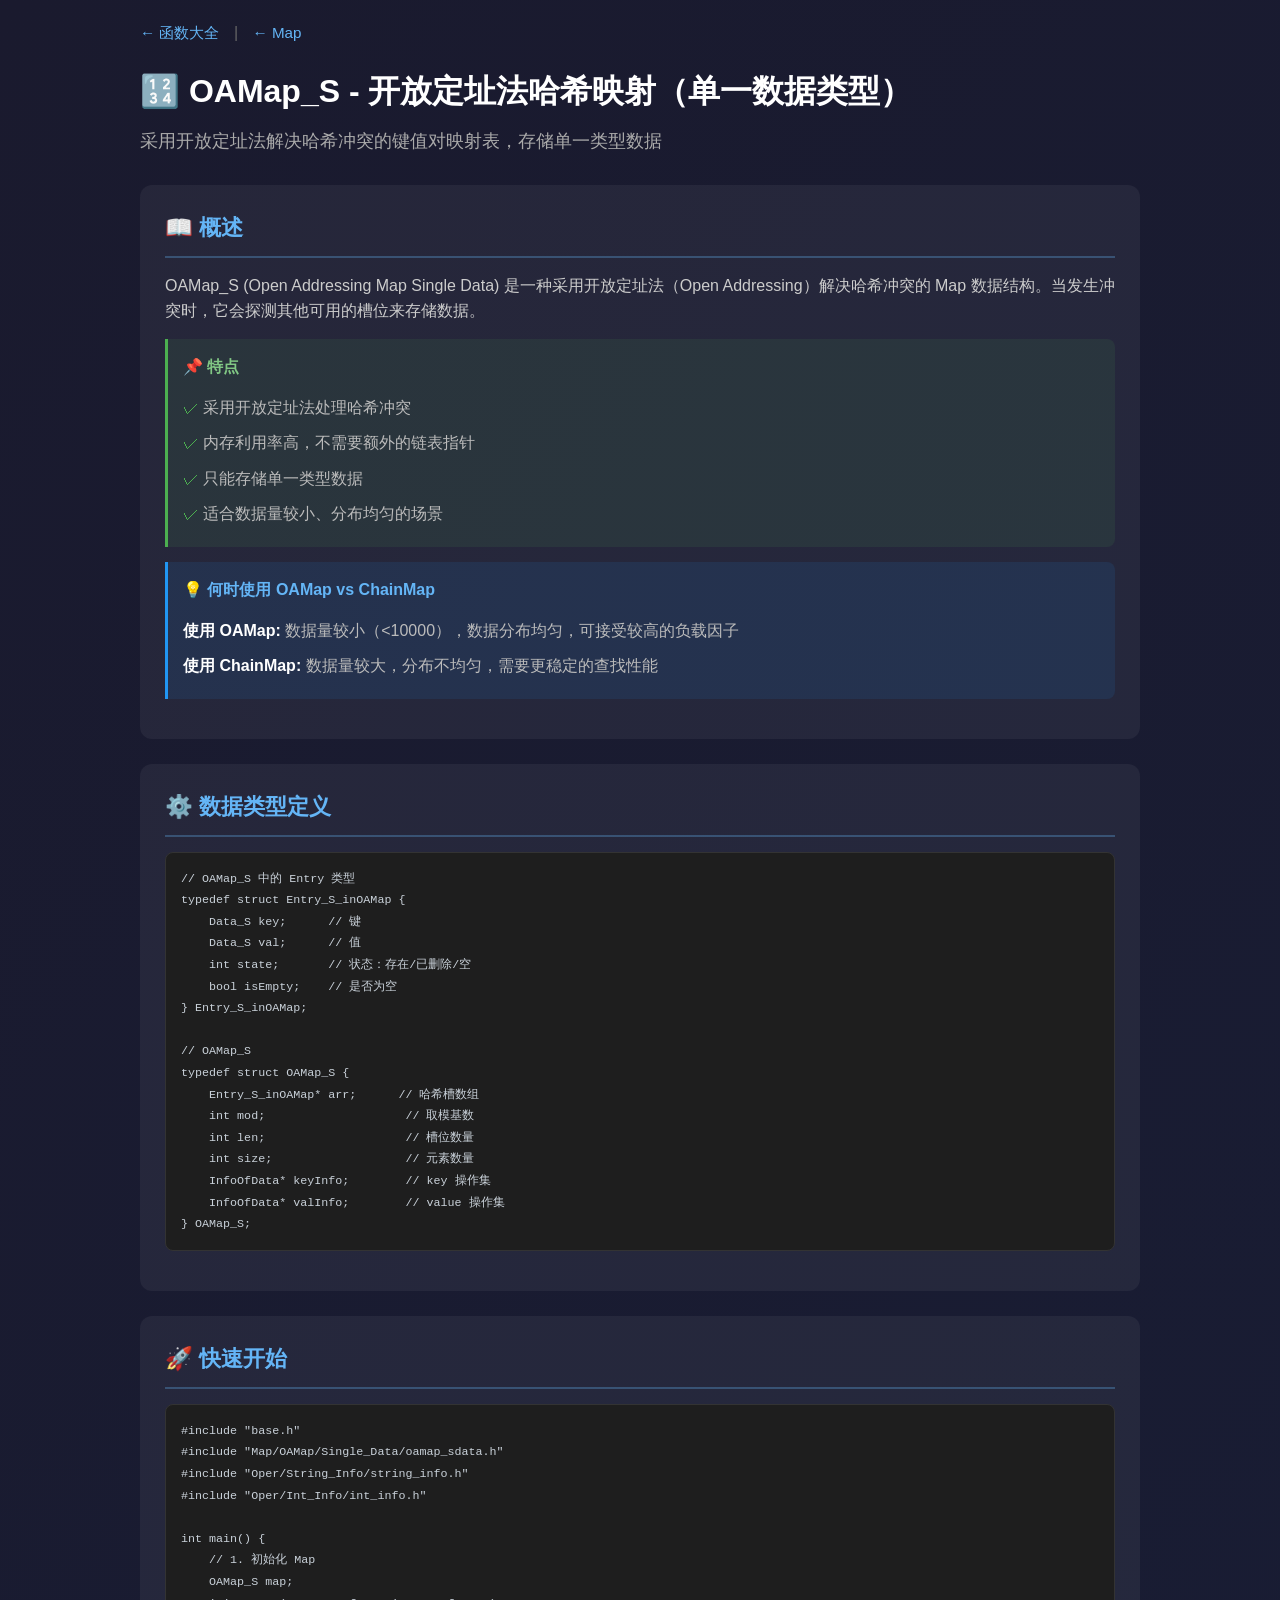
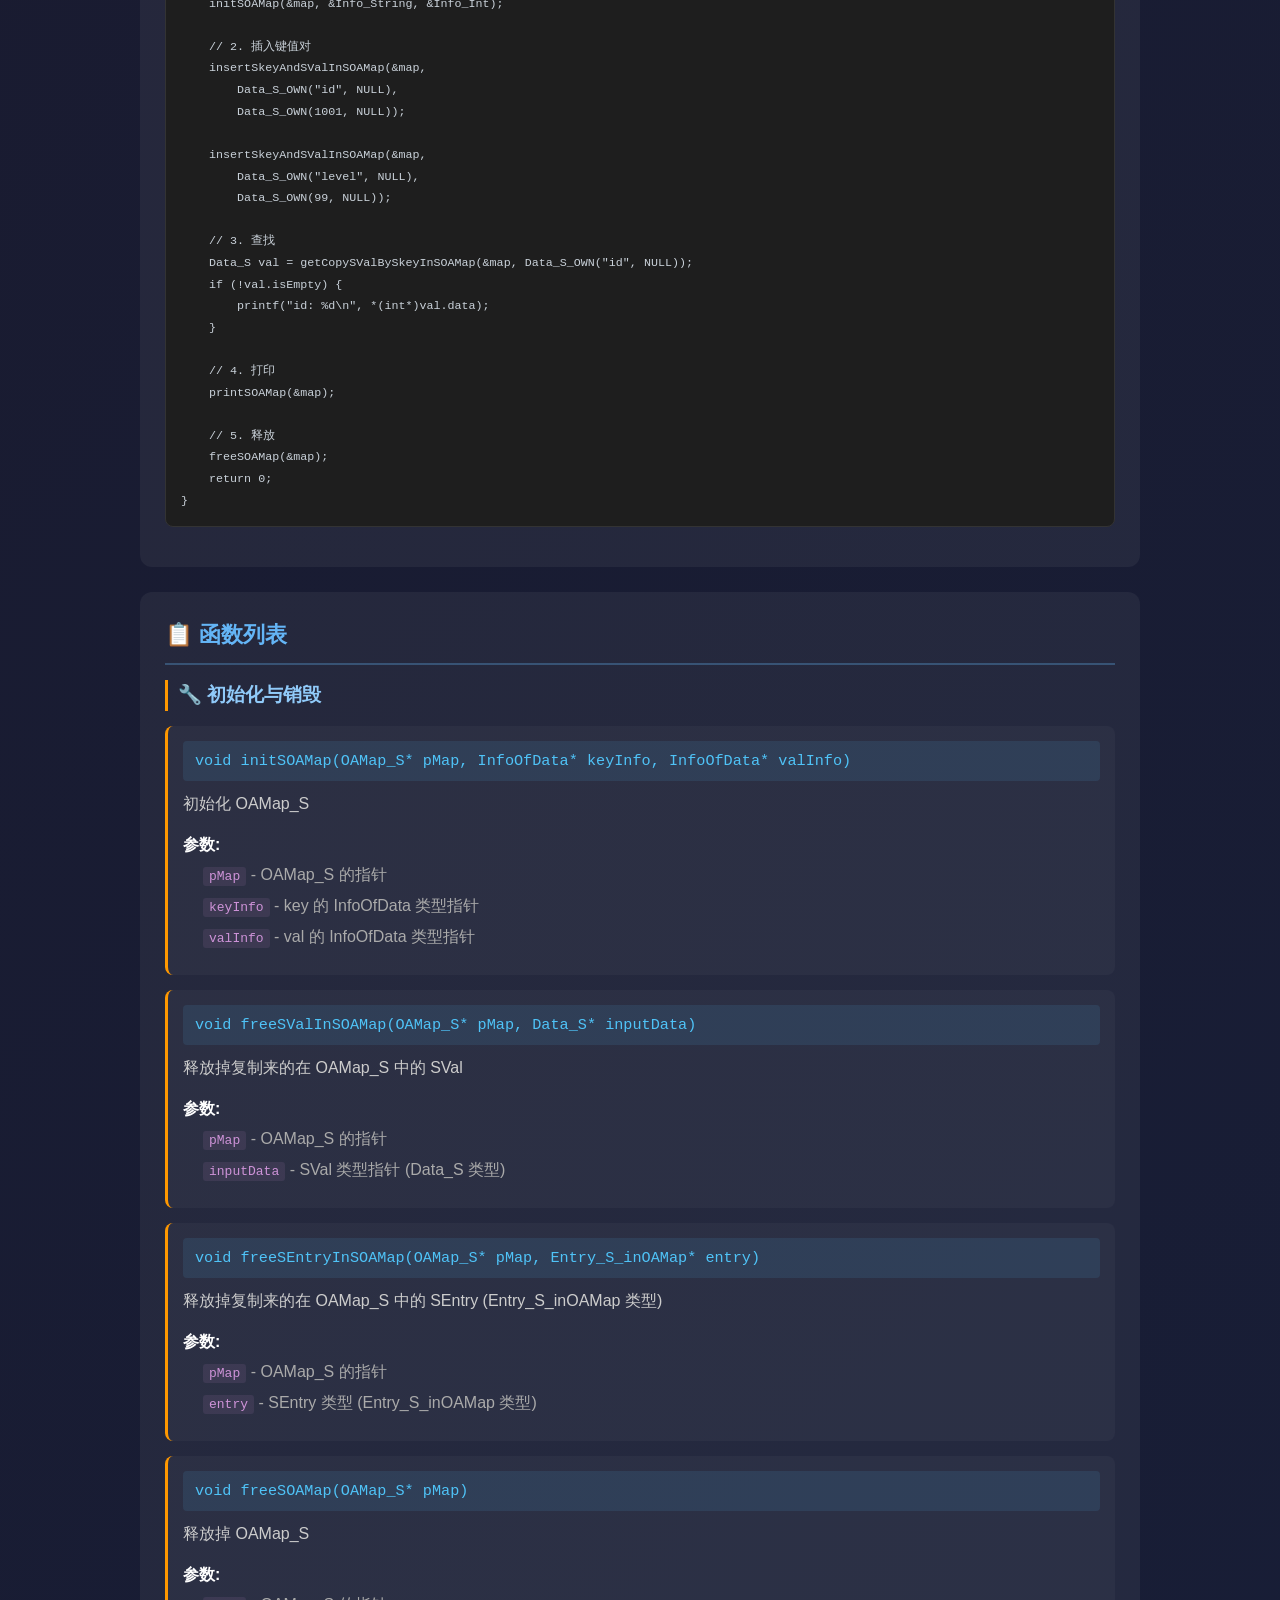
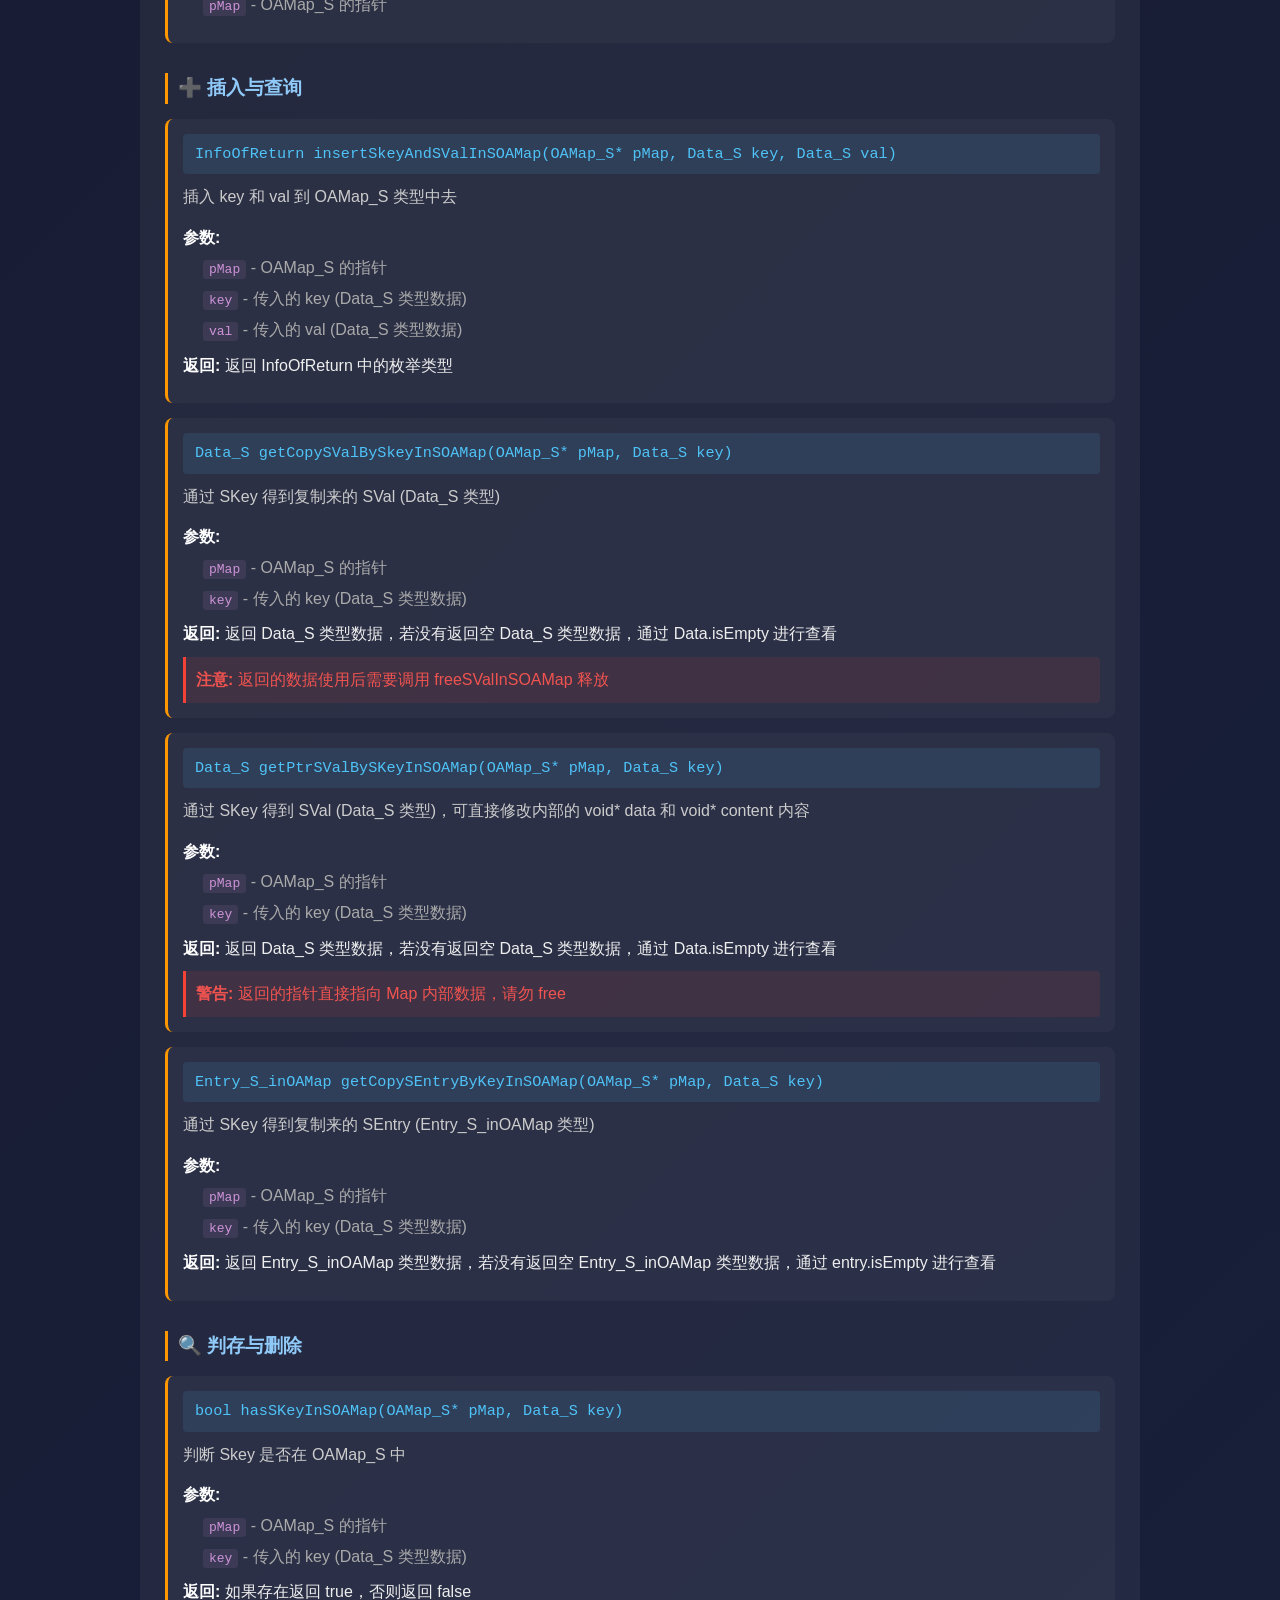
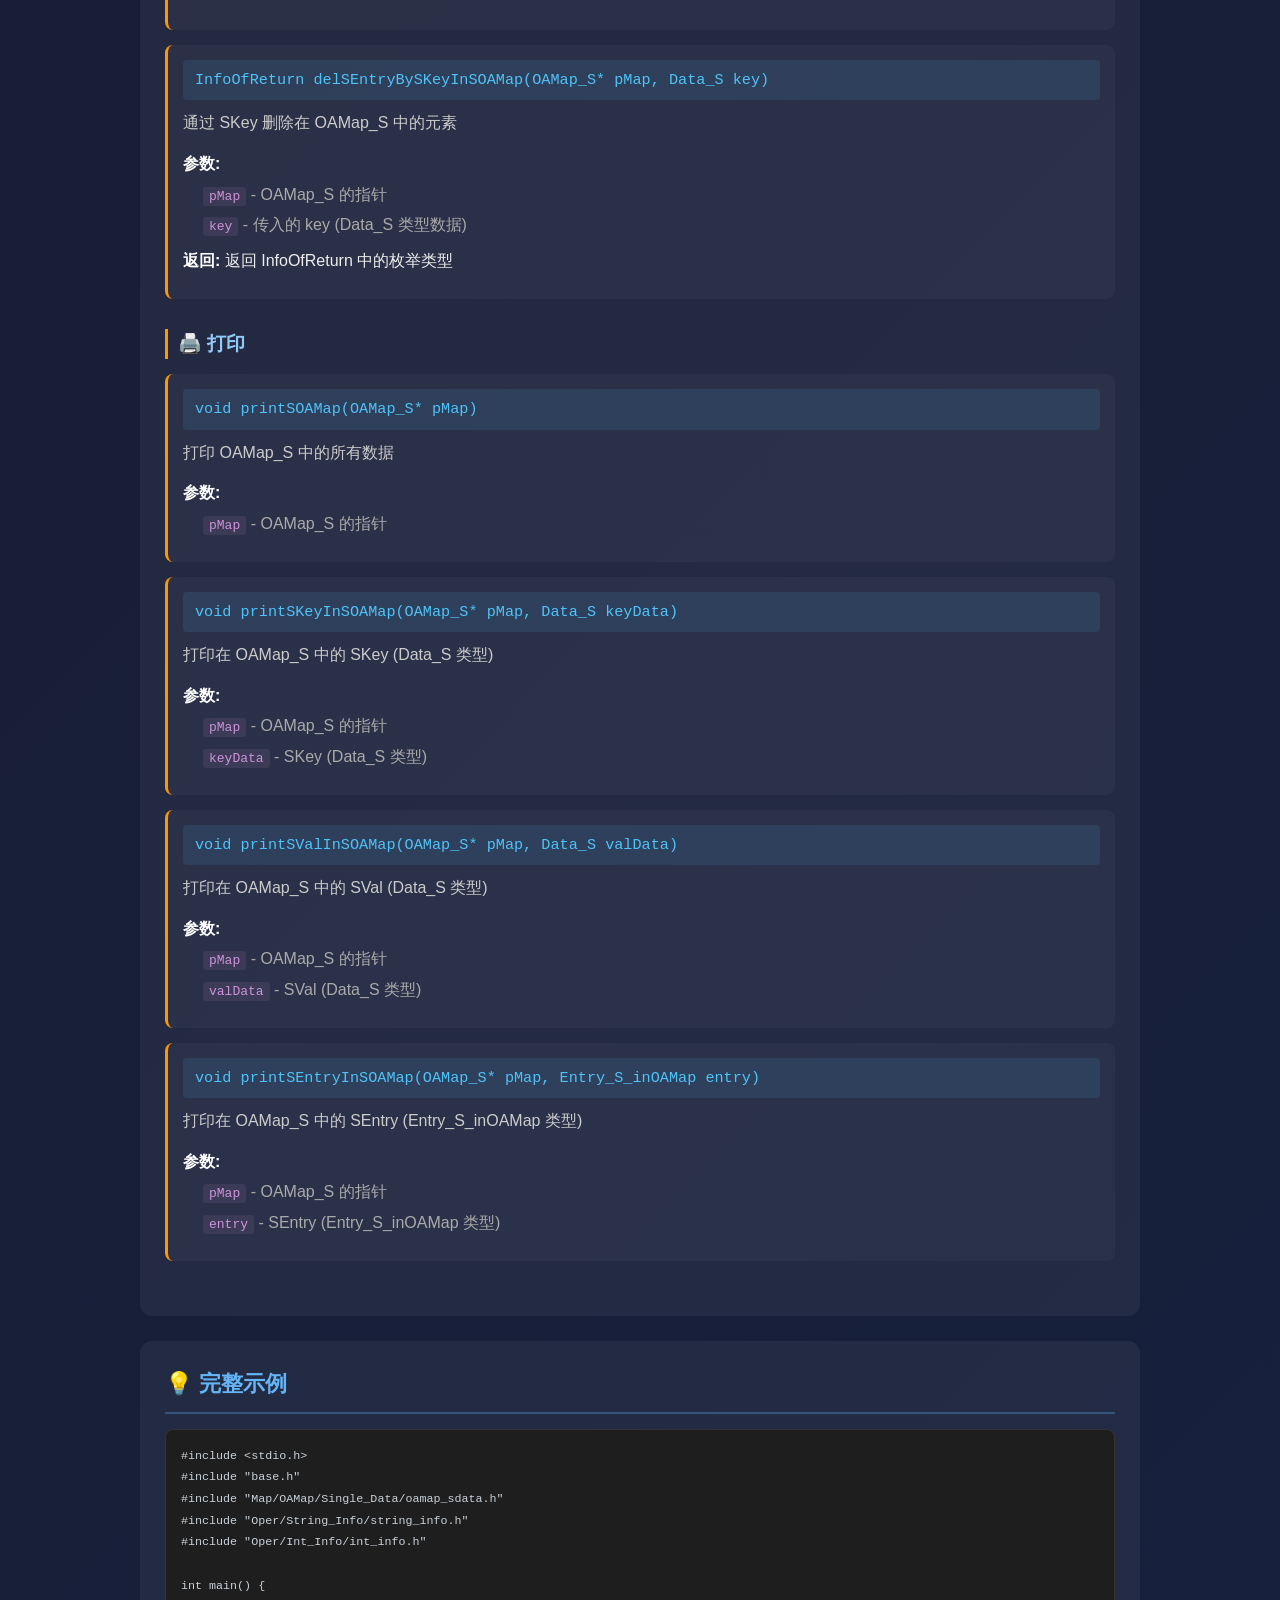
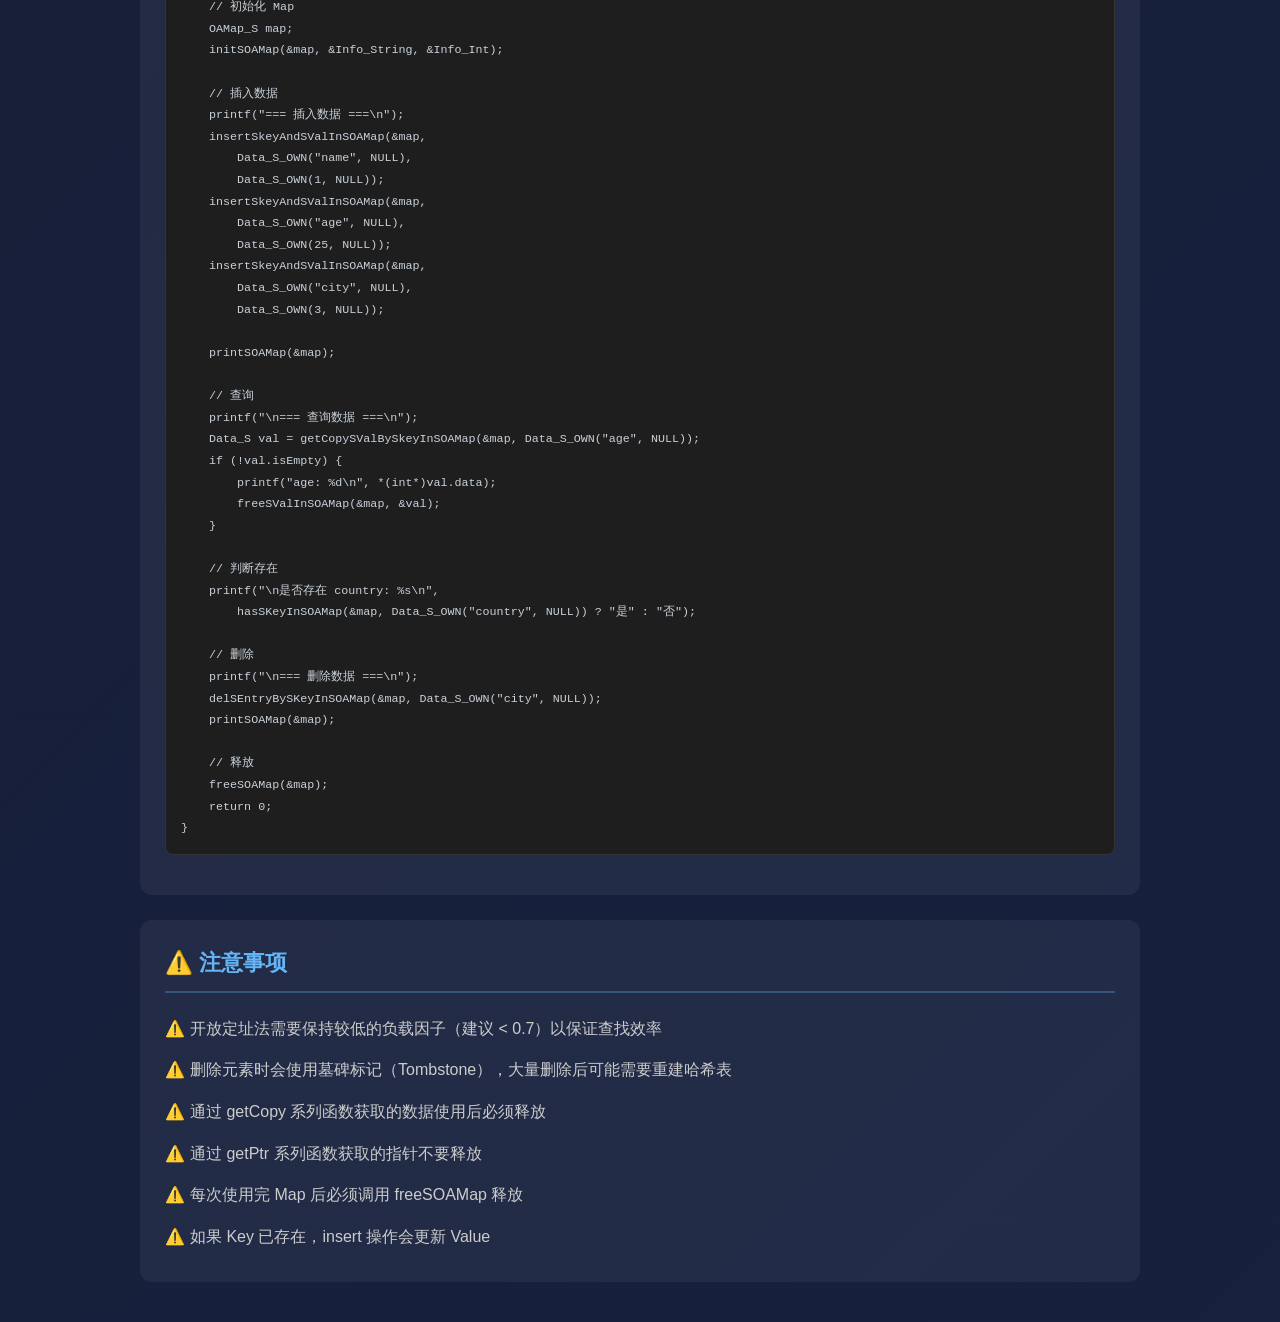
<file: docs/func/Map/OAMap/Single_Data/index.html>
<!DOCTYPE html>
<html lang="zh-CN">
<head>
    <meta charset="UTF-8">
    <meta name="viewport" content="width=device-width, initial-scale=1.0">
    <title>OAMap_S 文档 - FOCX</title>
    <link rel="stylesheet" href="index.css">
    <!-- Prism.js 代码高亮 -->
    <link href="https://cdn.bootcdn.net/ajax/libs/prism/1.29.0/themes/prism-tomorrow.min.css" rel="stylesheet" />
</head>
<body>
    <div class="container">
        <div class="backLink">
            <a href="../../../../index.html">← 函数大全</a>
            <span class="separator">|</span>
            <a href="../../index.html">← Map</a>
        </div>

        <h1 class="mainTitle">🔢 OAMap_S - 开放定址法哈希映射（单一数据类型）</h1>
        <p class="subtitle">采用开放定址法解决哈希冲突的键值对映射表，存储单一类型数据</p>

        <div class="section">
            <h2>📖 概述</h2>
            <p>OAMap_S (Open Addressing Map Single Data) 是一种采用开放定址法（Open Addressing）解决哈希冲突的 Map 数据结构。当发生冲突时，它会探测其他可用的槽位来存储数据。</p>
            
            <div class="featureBox">
                <h4>📌 特点</h4>
                <ul>
                    <li>采用开放定址法处理哈希冲突</li>
                    <li>内存利用率高，不需要额外的链表指针</li>
                    <li>只能存储单一类型数据</li>
                    <li>适合数据量较小、分布均匀的场景</li>
                </ul>
            </div>

            <div class="infoBox">
                <h4>💡 何时使用 OAMap vs ChainMap</h4>
                <ul>
                    <li><strong>使用 OAMap:</strong> 数据量较小（&lt;10000），数据分布均匀，可接受较高的负载因子</li>
                    <li><strong>使用 ChainMap:</strong> 数据量较大，分布不均匀，需要更稳定的查找性能</li>
                </ul>
            </div>
        </div>

        <div class="section">
            <h2>⚙️ 数据类型定义</h2>
            <div class="codeBlock">
<pre class="language-c"><code>// OAMap_S 中的 Entry 类型
typedef struct Entry_S_inOAMap {
    Data_S key;      // 键
    Data_S val;      // 值
    int state;       // 状态：存在/已删除/空
    bool isEmpty;    // 是否为空
} Entry_S_inOAMap;

// OAMap_S
typedef struct OAMap_S {
    Entry_S_inOAMap* arr;      // 哈希槽数组
    int mod;                    // 取模基数
    int len;                    // 槽位数量
    int size;                   // 元素数量
    InfoOfData* keyInfo;        // key 操作集
    InfoOfData* valInfo;        // value 操作集
} OAMap_S;</code></pre>
            </div>
        </div>

        <div class="section">
            <h2>🚀 快速开始</h2>
            <div class="codeBlock">
<pre class="language-c"><code>#include "base.h"
#include "Map/OAMap/Single_Data/oamap_sdata.h"
#include "Oper/String_Info/string_info.h"
#include "Oper/Int_Info/int_info.h"

int main() {
    // 1. 初始化 Map
    OAMap_S map;
    initSOAMap(&map, &Info_String, &Info_Int);

    // 2. 插入键值对
    insertSkeyAndSValInSOAMap(&map, 
        Data_S_OWN("id", NULL), 
        Data_S_OWN(1001, NULL));

    insertSkeyAndSValInSOAMap(&map,
        Data_S_OWN("level", NULL),
        Data_S_OWN(99, NULL));

    // 3. 查找
    Data_S val = getCopySValBySkeyInSOAMap(&map, Data_S_OWN("id", NULL));
    if (!val.isEmpty) {
        printf("id: %d\n", *(int*)val.data);
    }

    // 4. 打印
    printSOAMap(&map);

    // 5. 释放
    freeSOAMap(&map);
    return 0;
}</code></pre>
            </div>
        </div>

        <div class="section">
            <h2>📋 函数列表</h2>

            <!-- 初始化与销毁 -->
            <div class="funcGroup">
                <h3>🔧 初始化与销毁</h3>
                
                <div class="funcItem">
                    <div class="funcSignature">void initSOAMap(OAMap_S* pMap, InfoOfData* keyInfo, InfoOfData* valInfo)</div>
                    <p class="funcDesc">初始化 OAMap_S</p>
                    <div class="params">
                        <strong>参数:</strong>
                        <ul>
                            <li><code>pMap</code> - OAMap_S 的指针</li>
                            <li><code>keyInfo</code> - key 的 InfoOfData 类型指针</li>
                            <li><code>valInfo</code> - val 的 InfoOfData 类型指针</li>
                        </ul>
                    </div>
                </div>

                <div class="funcItem">
                    <div class="funcSignature">void freeSValInSOAMap(OAMap_S* pMap, Data_S* inputData)</div>
                    <p class="funcDesc">释放掉复制来的在 OAMap_S 中的 SVal</p>
                    <div class="params">
                        <strong>参数:</strong>
                        <ul>
                            <li><code>pMap</code> - OAMap_S 的指针</li>
                            <li><code>inputData</code> - SVal 类型指针 (Data_S 类型)</li>
                        </ul>
                    </div>
                </div>

                <div class="funcItem">
                    <div class="funcSignature">void freeSEntryInSOAMap(OAMap_S* pMap, Entry_S_inOAMap* entry)</div>
                    <p class="funcDesc">释放掉复制来的在 OAMap_S 中的 SEntry (Entry_S_inOAMap 类型)</p>
                    <div class="params">
                        <strong>参数:</strong>
                        <ul>
                            <li><code>pMap</code> - OAMap_S 的指针</li>
                            <li><code>entry</code> - SEntry 类型 (Entry_S_inOAMap 类型)</li>
                        </ul>
                    </div>
                </div>

                <div class="funcItem">
                    <div class="funcSignature">void freeSOAMap(OAMap_S* pMap)</div>
                    <p class="funcDesc">释放掉 OAMap_S</p>
                    <div class="params">
                        <strong>参数:</strong>
                        <ul>
                            <li><code>pMap</code> - OAMap_S 的指针</li>
                        </ul>
                    </div>
                </div>
            </div>

            <!-- 插入与查询 -->
            <div class="funcGroup">
                <h3>➕ 插入与查询</h3>
                
                <div class="funcItem">
                    <div class="funcSignature">InfoOfReturn insertSkeyAndSValInSOAMap(OAMap_S* pMap, Data_S key, Data_S val)</div>
                    <p class="funcDesc">插入 key 和 val 到 OAMap_S 类型中去</p>
                    <div class="params">
                        <strong>参数:</strong>
                        <ul>
                            <li><code>pMap</code> - OAMap_S 的指针</li>
                            <li><code>key</code> - 传入的 key (Data_S 类型数据)</li>
                            <li><code>val</code> - 传入的 val (Data_S 类型数据)</li>
                        </ul>
                    </div>
                    <div class="params">
                        <strong>返回:</strong> 返回 InfoOfReturn 中的枚举类型
                    </div>
                </div>

                <div class="funcItem">
                    <div class="funcSignature">Data_S getCopySValBySkeyInSOAMap(OAMap_S* pMap, Data_S key)</div>
                    <p class="funcDesc">通过 SKey 得到复制来的 SVal (Data_S 类型)</p>
                    <div class="params">
                        <strong>参数:</strong>
                        <ul>
                            <li><code>pMap</code> - OAMap_S 的指针</li>
                            <li><code>key</code> - 传入的 key (Data_S 类型数据)</li>
                        </ul>
                    </div>
                    <div class="params">
                        <strong>返回:</strong> 返回 Data_S 类型数据，若没有返回空 Data_S 类型数据，通过 Data.isEmpty 进行查看
                    </div>
                    <div class="warning">
                        <strong>注意:</strong> 返回的数据使用后需要调用 freeSValInSOAMap 释放
                    </div>
                </div>

                <div class="funcItem">
                    <div class="funcSignature">Data_S getPtrSValBySKeyInSOAMap(OAMap_S* pMap, Data_S key)</div>
                    <p class="funcDesc">通过 SKey 得到 SVal (Data_S 类型)，可直接修改内部的 void* data 和 void* content 内容</p>
                    <div class="params">
                        <strong>参数:</strong>
                        <ul>
                            <li><code>pMap</code> - OAMap_S 的指针</li>
                            <li><code>key</code> - 传入的 key (Data_S 类型数据)</li>
                        </ul>
                    </div>
                    <div class="params">
                        <strong>返回:</strong> 返回 Data_S 类型数据，若没有返回空 Data_S 类型数据，通过 Data.isEmpty 进行查看
                    </div>
                    <div class="warning">
                        <strong>警告:</strong> 返回的指针直接指向 Map 内部数据，请勿 free
                    </div>
                </div>

                <div class="funcItem">
                    <div class="funcSignature">Entry_S_inOAMap getCopySEntryByKeyInSOAMap(OAMap_S* pMap, Data_S key)</div>
                    <p class="funcDesc">通过 SKey 得到复制来的 SEntry (Entry_S_inOAMap 类型)</p>
                    <div class="params">
                        <strong>参数:</strong>
                        <ul>
                            <li><code>pMap</code> - OAMap_S 的指针</li>
                            <li><code>key</code> - 传入的 key (Data_S 类型数据)</li>
                        </ul>
                    </div>
                    <div class="params">
                        <strong>返回:</strong> 返回 Entry_S_inOAMap 类型数据，若没有返回空 Entry_S_inOAMap 类型数据，通过 entry.isEmpty 进行查看
                    </div>
                </div>
            </div>

            <!-- 判存与删除 -->
            <div class="funcGroup">
                <h3>🔍 判存与删除</h3>
                
                <div class="funcItem">
                    <div class="funcSignature">bool hasSKeyInSOAMap(OAMap_S* pMap, Data_S key)</div>
                    <p class="funcDesc">判断 Skey 是否在 OAMap_S 中</p>
                    <div class="params">
                        <strong>参数:</strong>
                        <ul>
                            <li><code>pMap</code> - OAMap_S 的指针</li>
                            <li><code>key</code> - 传入的 key (Data_S 类型数据)</li>
                        </ul>
                    </div>
                    <div class="params">
                        <strong>返回:</strong> 如果存在返回 true，否则返回 false
                    </div>
                </div>

                <div class="funcItem">
                    <div class="funcSignature">InfoOfReturn delSEntryBySKeyInSOAMap(OAMap_S* pMap, Data_S key)</div>
                    <p class="funcDesc">通过 SKey 删除在 OAMap_S 中的元素</p>
                    <div class="params">
                        <strong>参数:</strong>
                        <ul>
                            <li><code>pMap</code> - OAMap_S 的指针</li>
                            <li><code>key</code> - 传入的 key (Data_S 类型数据)</li>
                        </ul>
                    </div>
                    <div class="params">
                        <strong>返回:</strong> 返回 InfoOfReturn 中的枚举类型
                    </div>
                </div>
            </div>

            <!-- 打印 -->
            <div class="funcGroup">
                <h3>🖨️ 打印</h3>
                
                <div class="funcItem">
                    <div class="funcSignature">void printSOAMap(OAMap_S* pMap)</div>
                    <p class="funcDesc">打印 OAMap_S 中的所有数据</p>
                    <div class="params">
                        <strong>参数:</strong>
                        <ul>
                            <li><code>pMap</code> - OAMap_S 的指针</li>
                        </ul>
                    </div>
                </div>

                <div class="funcItem">
                    <div class="funcSignature">void printSKeyInSOAMap(OAMap_S* pMap, Data_S keyData)</div>
                    <p class="funcDesc">打印在 OAMap_S 中的 SKey (Data_S 类型)</p>
                    <div class="params">
                        <strong>参数:</strong>
                        <ul>
                            <li><code>pMap</code> - OAMap_S 的指针</li>
                            <li><code>keyData</code> - SKey (Data_S 类型)</li>
                        </ul>
                    </div>
                </div>

                <div class="funcItem">
                    <div class="funcSignature">void printSValInSOAMap(OAMap_S* pMap, Data_S valData)</div>
                    <p class="funcDesc">打印在 OAMap_S 中的 SVal (Data_S 类型)</p>
                    <div class="params">
                        <strong>参数:</strong>
                        <ul>
                            <li><code>pMap</code> - OAMap_S 的指针</li>
                            <li><code>valData</code> - SVal (Data_S 类型)</li>
                        </ul>
                    </div>
                </div>

                <div class="funcItem">
                    <div class="funcSignature">void printSEntryInSOAMap(OAMap_S* pMap, Entry_S_inOAMap entry)</div>
                    <p class="funcDesc">打印在 OAMap_S 中的 SEntry (Entry_S_inOAMap 类型)</p>
                    <div class="params">
                        <strong>参数:</strong>
                        <ul>
                            <li><code>pMap</code> - OAMap_S 的指针</li>
                            <li><code>entry</code> - SEntry (Entry_S_inOAMap 类型)</li>
                        </ul>
                    </div>
                </div>
            </div>
        </div>

        <div class="section">
            <h2>💡 完整示例</h2>
            <div class="codeBlock">
<pre class="language-c"><code>#include &lt;stdio.h&gt;
#include "base.h"
#include "Map/OAMap/Single_Data/oamap_sdata.h"
#include "Oper/String_Info/string_info.h"
#include "Oper/Int_Info/int_info.h"

int main() {
    // 初始化 Map
    OAMap_S map;
    initSOAMap(&map, &Info_String, &Info_Int);

    // 插入数据
    printf("=== 插入数据 ===\n");
    insertSkeyAndSValInSOAMap(&map, 
        Data_S_OWN("name", NULL), 
        Data_S_OWN(1, NULL));
    insertSkeyAndSValInSOAMap(&map, 
        Data_S_OWN("age", NULL), 
        Data_S_OWN(25, NULL));
    insertSkeyAndSValInSOAMap(&map, 
        Data_S_OWN("city", NULL), 
        Data_S_OWN(3, NULL));

    printSOAMap(&map);

    // 查询
    printf("\n=== 查询数据 ===\n");
    Data_S val = getCopySValBySkeyInSOAMap(&map, Data_S_OWN("age", NULL));
    if (!val.isEmpty) {
        printf("age: %d\n", *(int*)val.data);
        freeSValInSOAMap(&map, &val);
    }

    // 判断存在
    printf("\n是否存在 country: %s\n", 
        hasSKeyInSOAMap(&map, Data_S_OWN("country", NULL)) ? "是" : "否");

    // 删除
    printf("\n=== 删除数据 ===\n");
    delSEntryBySKeyInSOAMap(&map, Data_S_OWN("city", NULL));
    printSOAMap(&map);

    // 释放
    freeSOAMap(&map);
    return 0;
}</code></pre>
            </div>
        </div>

        <div class="section">
            <h2>⚠️ 注意事项</h2>
            <ul class="warningList">
                <li>开放定址法需要保持较低的负载因子（建议 &lt; 0.7）以保证查找效率</li>
                <li>删除元素时会使用墓碑标记（Tombstone），大量删除后可能需要重建哈希表</li>
                <li>通过 getCopy 系列函数获取的数据使用后必须释放</li>
                <li>通过 getPtr 系列函数获取的指针不要释放</li>
                <li>每次使用完 Map 后必须调用 freeSOAMap 释放</li>
                <li>如果 Key 已存在，insert 操作会更新 Value</li>
            </ul>
        </div>
    </div>

    <!-- Prism.js -->
    <script src="https://cdn.bootcdn.net/ajax/libs/prism/1.29.0/prism.min.js"></script>
    <script src="https://cdn.bootcdn.net/ajax/libs/prism/1.29.0/components/prism-c.min.js"></script>
    <script src="index.js"></script>
</body>
</html>
</file>
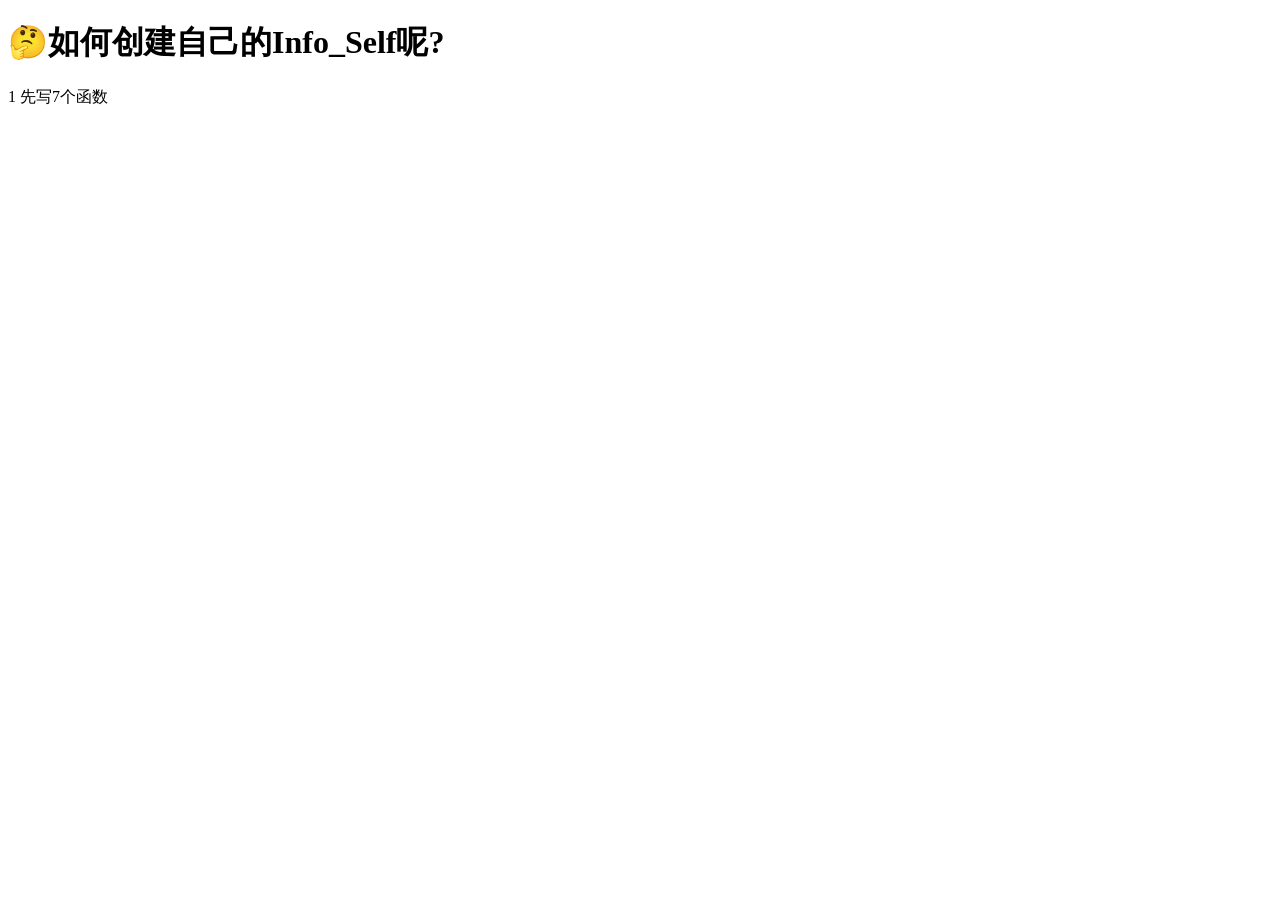
<file: doc/creatInfo_Self/creatInfo_Self.html>
<!DOCTYPE html>
<html lang="en">
<head>
    <meta charset="UTF-8">
    <meta name="viewport" content="width=device-width, initial-scale=1.0">
    <title>Document</title>
</head>
<body>
    <h1>🤔如何创建自己的Info_Self呢?</h1>
    
    <div>
        <p>1 先写7个函数</p>
    </div>
    
</body>
</html>
</file>
<file: doc/index.css>
.bodyStyle {
    background-color: rgba(0, 255, 255, 0.128);
}
.mainBlock {
    width: 400px;
    margin-left: 60px;
    text-align: left;
    border-radius: 8px;
    transition: all 0.5s;
    
}

.mainBlock:hover {
    color: orange;
    transform: scale(1.05);
}
.mainStyle {
    font-size: 24px;
    font-weight: bold;
    border-top: 50px;
}   

.linkStyle {
    font-size: 24px;
    color: black;
    text-decoration: none;
    transition: all 0.1s;
}

.linkStyle:hover {
    transform: scale(1.02);
    color: orange;
    
}
</file>
<file: docs/index.css>
.bodyStyle {
    background: linear-gradient(135deg, #667eea 0%, #764ba2 100%);
    min-height: 100vh;
    margin: 0;
    padding: 20px;
    font-family: -apple-system, BlinkMacSystemFont, 'Segoe UI', Roboto, sans-serif;
}

.header {
    text-align: center;
    color: white;
    margin-bottom: 40px;
}

.title {
    font-size: 2.5em;
    margin-bottom: 10px;
    text-shadow: 2px 2px 4px rgba(0,0,0,0.3);
}

.subtitle {
    font-size: 1.2em;
    opacity: 0.9;
}

.mainBlock {
    max-width: 800px;
    margin: 0 auto 30px;
    text-align: left;
}

.mainStyle {
    font-size: 1.8em;
    font-weight: bold;
    color: white;
    margin: 0;
}

.linkStyle {
    display: block;
    text-decoration: none;
    max-width: 800px;
    margin: 0 auto 20px;
}

.menuItem {
    background: white;
    border-radius: 12px;
    padding: 20px;
    display: flex;
    align-items: center;
    box-shadow: 0 4px 15px rgba(0,0,0,0.2);
    transition: all 0.3s ease;
}

.menuItem:hover {
    transform: translateY(-5px);
    box-shadow: 0 8px 25px rgba(0,0,0,0.3);
}

.menuIcon {
    font-size: 2.5em;
    margin-right: 20px;
}

.menuContent h3 {
    margin: 0 0 5px 0;
    color: #333;
    font-size: 1.3em;
}

.menuContent p {
    margin: 0;
    color: #666;
    font-size: 0.95em;
}

.section {
    max-width: 800px;
    margin: 40px auto;
    background: rgba(255,255,255,0.15);
    border-radius: 12px;
    padding: 25px;
    color: white;
}

.section h2 {
    margin-top: 0;
    border-bottom: 2px solid rgba(255,255,255,0.3);
    padding-bottom: 10px;
}

.codeBlock {
    background: #1e1e1e;
    border-radius: 8px;
    padding: 0;
    overflow-x: auto;
    margin: 15px 0;
    border: 1px solid #333;
}

.codeBlock pre {
    margin: 0;
    padding: 15px !important;
    font-family: 'Consolas', 'Monaco', 'Fira Code', monospace;
    font-size: 0.9em;
    color: #c9d1d9;
    line-height: 1.5;
    background: transparent !important;
}

.codeBlock code {
    background: transparent !important;
    padding: 0 !important;
    font-size: inherit;
    color: inherit;
}

/* Prism.js 覆盖样式 */
.token.comment,
.token.prolog,
.token.doctype,
.token.cdata {
    color: #6a737d !important;
}

.token.punctuation {
    color: #c9d1d9 !important;
}

.token.property,
.token.tag,
.token.boolean,
.token.number,
.token.constant,
.token.symbol,
.token.deleted {
    color: #f97583 !important;
}

.token.selector,
.token.attr-name,
.token.string,
.token.char,
.token.builtin,
.token.inserted {
    color: #9ecbff !important;
}

.token.operator,
.token.entity,
.token.url,
.language-css .token.string,
.style .token.string {
    color: #79b8ff !important;
}

.token.atrule,
.token.attr-value,
.token.keyword {
    color: #f9826c !important;
}

.token.function,
.token.class-name {
    color: #b392f0 !important;
}

.token.regex,
.token.important,
.token.variable {
    color: #ffab70 !important;
}

.footer {
    text-align: center;
    color: rgba(255,255,255,0.7);
    margin-top: 40px;
    font-size: 0.9em;
}
</file>
<file: docs/func/index.css>
* {
    margin: 0;
    padding: 0;
    box-sizing: border-box;
}

body {
    background: linear-gradient(135deg, #1a1a2e 0%, #16213e 100%);
    min-height: 100vh;
    padding: 20px;
    font-family: -apple-system, BlinkMacSystemFont, 'Segoe UI', Roboto, sans-serif;
    color: #eee;
}

.container {
    max-width: 900px;
    margin: 0 auto;
}

.mainTitle {
    font-size: 2.2em;
    text-align: center;
    margin-bottom: 10px;
    color: #fff;
}

.subtitle {
    text-align: center;
    color: #aaa;
    margin-bottom: 30px;
}

.backLink {
    margin-bottom: 20px;
}

.backLink a {
    color: #64b5f6;
    text-decoration: none;
    font-size: 0.95em;
}

.backLink a:hover {
    text-decoration: underline;
}

.module {
    background: rgba(255,255,255,0.05);
    border-radius: 12px;
    padding: 25px;
    margin-bottom: 25px;
}

.moduleTitle {
    font-size: 1.6em;
    color: #64b5f6;
    margin-bottom: 10px;
    border-bottom: 2px solid rgba(100, 181, 246, 0.3);
    padding-bottom: 10px;
}

.moduleDesc {
    color: #aaa;
    margin-bottom: 20px;
}

.subModule {
    margin-top: 20px;
}

.subModule h3 {
    color: #90caf9;
    font-size: 1.2em;
    margin-bottom: 15px;
}

.hint {
    color: #888;
    font-size: 0.9em;
    font-style: italic;
    margin-bottom: 15px;
}

.dataType {
    margin-bottom: 15px;
}

.linkStyle {
    text-decoration: none;
    display: block;
}

.typeCard {
    background: rgba(255,255,255,0.08);
    border-radius: 10px;
    padding: 18px 20px;
    display: flex;
    align-items: center;
    transition: all 0.3s ease;
    border: 1px solid transparent;
    text-decoration: none;
}

.typeCard:hover {
    background: rgba(255,255,255,0.12);
    border-color: rgba(100, 181, 246, 0.5);
    transform: translateX(5px);
}

.typeIcon {
    font-size: 2em;
    margin-right: 20px;
}

.typeInfo h4 {
    color: #fff;
    font-size: 1.1em;
    margin-bottom: 5px;
    text-decoration: none !important;
}

.typeInfo p {
    color: #aaa;
    font-size: 0.9em;
    margin: 0;
    text-decoration: none !important;
}

.typeInfo {
    text-decoration: none !important;
}

.typeInfo p {
    color: #aaa;
    font-size: 0.9em;
    margin: 0;
}

.operLinks {
    margin-top: 15px;
}

.operLink {
    display: inline-block;
    background: linear-gradient(135deg, #667eea 0%, #764ba2 100%);
    color: white;
    padding: 12px 25px;
    border-radius: 25px;
    text-decoration: none;
    font-weight: 500;
    transition: all 0.3s ease;
}

.operLink:hover {
    transform: scale(1.05);
    box-shadow: 0 5px 20px rgba(102, 126, 234, 0.4);
}
</file>
<file: docs/func/List/index.css>
* {
    margin: 0;
    padding: 0;
    box-sizing: border-box;
}

body {
    background: linear-gradient(135deg, #1a1a2e 0%, #16213e 100%);
    min-height: 100vh;
    padding: 20px;
    font-family: -apple-system, BlinkMacSystemFont, 'Segoe UI', Roboto, sans-serif;
    color: #eee;
    line-height: 1.6;
}

.container {
    max-width: 900px;
    margin: 0 auto;
}

.backLink {
    margin-bottom: 20px;
}

.backLink a {
    color: #64b5f6;
    text-decoration: none;
    font-size: 0.95em;
}

.backLink a:hover {
    text-decoration: underline;
}

.mainTitle {
    font-size: 2em;
    color: #fff;
    margin-bottom: 10px;
}

.subtitle {
    color: #aaa;
    font-size: 1.1em;
    margin-bottom: 30px;
}

.section {
    background: rgba(255,255,255,0.05);
    border-radius: 12px;
    padding: 25px;
    margin-bottom: 25px;
}

.section h2 {
    color: #64b5f6;
    font-size: 1.4em;
    margin-bottom: 15px;
    border-bottom: 2px solid rgba(100, 181, 246, 0.3);
    padding-bottom: 10px;
}

.section p {
    color: #ccc;
    margin-bottom: 15px;
}

.featureBox {
    background: rgba(76, 175, 80, 0.1);
    border-left: 3px solid #4caf50;
    padding: 15px;
    margin: 15px 0;
    border-radius: 0 8px 8px 0;
}

.featureBox h4 {
    color: #81c784;
    margin-bottom: 10px;
}

.featureBox ul {
    list-style: none;
    padding: 0;
}

.featureBox li {
    color: #bbb;
    padding: 5px 0;
}

.moduleCard {
    background: rgba(255,255,255,0.03);
    border-radius: 8px;
    padding: 20px;
    margin-bottom: 15px;
}

.moduleCard h3 {
    color: #fff;
    font-size: 1.2em;
    margin-bottom: 5px;
}

.moduleCard > p {
    color: #888;
    font-size: 0.9em;
    margin-bottom: 15px;
}

.subLinks {
    display: flex;
    flex-wrap: wrap;
    gap: 10px;
}

.subLinks a {
    display: flex;
    align-items: center;
    gap: 8px;
    background: rgba(100, 181, 246, 0.1);
    color: #ccc;
    padding: 10px 15px;
    border-radius: 20px;
    text-decoration: none;
    transition: all 0.3s ease;
}

.subLinks a:hover {
    background: rgba(100, 181, 246, 0.2);
    color: #fff;
    transform: translateY(-2px);
}

.typeTag {
    padding: 2px 8px;
    border-radius: 4px;
    font-size: 0.85em;
    font-weight: bold;
}

.typeTag.single {
    background: rgba(33, 150, 243, 0.3);
    color: #64b5f6;
}

.typeTag.multiple {
    background: rgba(171, 71, 188, 0.3);
    color: #ce93d8;
}

.compareTable {
    width: 100%;
    border-collapse: collapse;
    margin-top: 15px;
}

.compareTable th, .compareTable td {
    padding: 12px 15px;
    text-align: left;
    border-bottom: 1px solid rgba(255,255,255,0.1);
}

.compareTable th {
    background: rgba(100, 181, 246, 0.2);
    color: #fff;
}

.compareTable tr:hover {
    background: rgba(255,255,255,0.05);
}

.compareTable td {
    color: #ccc;
}
</file>
<file: docs/func/Map/index.css>
* {
    margin: 0;
    padding: 0;
    box-sizing: border-box;
}

body {
    background: linear-gradient(135deg, #1a1a2e 0%, #16213e 100%);
    min-height: 100vh;
    padding: 20px;
    font-family: -apple-system, BlinkMacSystemFont, 'Segoe UI', Roboto, sans-serif;
    color: #eee;
    line-height: 1.6;
}

.container {
    max-width: 900px;
    margin: 0 auto;
}

.backLink {
    margin-bottom: 20px;
}

.backLink a {
    color: #64b5f6;
    text-decoration: none;
    font-size: 0.95em;
}

.backLink a:hover {
    text-decoration: underline;
}

.mainTitle {
    font-size: 2em;
    color: #fff;
    margin-bottom: 10px;
}

.subtitle {
    color: #aaa;
    font-size: 1.1em;
    margin-bottom: 30px;
}

.section {
    background: rgba(255,255,255,0.05);
    border-radius: 12px;
    padding: 25px;
    margin-bottom: 25px;
}

.section h2 {
    color: #64b5f6;
    font-size: 1.4em;
    margin-bottom: 15px;
    border-bottom: 2px solid rgba(100, 181, 246, 0.3);
    padding-bottom: 10px;
}

.section p {
    color: #ccc;
    margin-bottom: 15px;
}

.featureBox {
    background: rgba(76, 175, 80, 0.1);
    border-left: 3px solid #4caf50;
    padding: 15px;
    margin: 15px 0;
    border-radius: 0 8px 8px 0;
}

.featureBox h4 {
    color: #81c784;
    margin-bottom: 10px;
}

.featureBox ul {
    list-style: none;
    padding: 0;
}

.featureBox li {
    color: #bbb;
    padding: 5px 0;
}

.moduleCard {
    background: rgba(255,255,255,0.03);
    border-radius: 8px;
    padding: 20px;
    margin-bottom: 15px;
}

.moduleCard h3 {
    color: #fff;
    font-size: 1.2em;
    margin-bottom: 5px;
}

.moduleCard > p {
    color: #888;
    font-size: 0.9em;
    margin-bottom: 15px;
}

.subLinks {
    display: flex;
    flex-wrap: wrap;
    gap: 10px;
}

.subLinks a {
    display: flex;
    align-items: center;
    gap: 8px;
    background: rgba(100, 181, 246, 0.1);
    color: #ccc;
    padding: 10px 15px;
    border-radius: 20px;
    text-decoration: none;
    transition: all 0.3s ease;
}

.subLinks a:hover {
    background: rgba(100, 181, 246, 0.2);
    color: #fff;
    transform: translateY(-2px);
}

.typeTag {
    padding: 2px 8px;
    border-radius: 4px;
    font-size: 0.85em;
    font-weight: bold;
}

.typeTag.single {
    background: rgba(33, 150, 243, 0.3);
    color: #64b5f6;
}

.typeTag.multiple {
    background: rgba(171, 71, 188, 0.3);
    color: #ce93d8;
}

.compareTable {
    width: 100%;
    border-collapse: collapse;
    margin-top: 15px;
}

.compareTable th, .compareTable td {
    padding: 12px 15px;
    text-align: left;
    border-bottom: 1px solid rgba(255,255,255,0.1);
}

.compareTable th {
    background: rgba(100, 181, 246, 0.2);
    color: #fff;
}

.compareTable tr:hover {
    background: rgba(255,255,255,0.05);
}

.compareTable td {
    color: #ccc;
}
</file>
<file: docs/func/Oper/index.css>
* {
    margin: 0;
    padding: 0;
    box-sizing: border-box;
}

body {
    background: linear-gradient(135deg, #1a1a2e 0%, #16213e 100%);
    min-height: 100vh;
    padding: 20px;
    font-family: -apple-system, BlinkMacSystemFont, 'Segoe UI', Roboto, sans-serif;
    color: #eee;
    line-height: 1.6;
}

.container {
    max-width: 900px;
    margin: 0 auto;
}

.backLink {
    margin-bottom: 20px;
}

.backLink a {
    color: #64b5f6;
    text-decoration: none;
    font-size: 0.95em;
}

.backLink a:hover {
    text-decoration: underline;
}

.mainTitle {
    font-size: 2em;
    color: #fff;
    margin-bottom: 10px;
}

.subtitle {
    color: #aaa;
    font-size: 1.1em;
    margin-bottom: 30px;
}

.section {
    background: rgba(255,255,255,0.05);
    border-radius: 12px;
    padding: 25px;
    margin-bottom: 25px;
}

.section h2 {
    color: #64b5f6;
    font-size: 1.4em;
    margin-bottom: 15px;
    border-bottom: 2px solid rgba(100, 181, 246, 0.3);
    padding-bottom: 10px;
}

.section p {
    color: #ccc;
    margin-bottom: 15px;
}

.operGrid {
    display: grid;
    grid-template-columns: repeat(auto-fill, minmax(280px, 1fr));
    gap: 20px;
    margin-top: 20px;
}

.operCard {
    background: rgba(255,255,255,0.03);
    border-radius: 12px;
    padding: 20px;
    display: flex;
    gap: 15px;
    border: 1px solid rgba(255,255,255,0.05);
    transition: all 0.3s ease;
}

.operCard:hover {
    background: rgba(255,255,255,0.06);
    border-color: rgba(100, 181, 246, 0.3);
    transform: translateY(-3px);
}

.operIcon {
    font-size: 2.5em;
    flex-shrink: 0;
}

.operInfo h3 {
    color: #fff;
    font-size: 1.2em;
    margin-bottom: 5px;
}

.operDesc {
    color: #888;
    font-size: 0.9em;
    margin-bottom: 10px;
}

.filePath {
    display: inline-block;
    background: rgba(100, 181, 246, 0.1);
    color: #64b5f6;
    padding: 4px 10px;
    border-radius: 4px;
    font-family: monospace;
    font-size: 0.85em;
    word-break: break-all;
}

.note {
    display: block;
    color: #ffc107;
    font-size: 0.85em;
    margin-top: 8px;
}

.codeBlock {
    background: #1e1e1e;
    border-radius: 8px;
    padding: 0;
    overflow-x: auto;
    margin: 15px 0;
    border: 1px solid #333;
}

.codeBlock pre {
    margin: 0;
    padding: 15px !important;
    font-family: 'Consolas', 'Monaco', 'Fira Code', monospace;
    font-size: 0.9em;
    color: #c9d1d9;
    line-height: 1.5;
    background: transparent !important;
}

.codeBlock code {
    background: transparent !important;
    padding: 0 !important;
    font-size: inherit;
    color: inherit;
}

/* Prism.js 覆盖样式 */
.token.comment,
.token.prolog,
.token.doctype,
.token.cdata {
    color: #6a737d !important;
}

.token.punctuation {
    color: #c9d1d9 !important;
}

.token.property,
.token.tag,
.token.boolean,
.token.number,
.token.constant,
.token.symbol,
.token.deleted {
    color: #f97583 !important;
}

.token.selector,
.token.attr-name,
.token.string,
.token.char,
.token.builtin,
.token.inserted {
    color: #9ecbff !important;
}

.token.operator,
.token.entity,
.token.url,
.language-css .token.string,
.style .token.string {
    color: #79b8ff !important;
}

.token.atrule,
.token.attr-value,
.token.keyword {
    color: #f9826c !important;
}

.token.function,
.token.class-name {
    color: #b392f0 !important;
}

.token.regex,
.token.important,
.token.variable {
    color: #ffab70 !important;
}

.compareTable {
    width: 100%;
    border-collapse: collapse;
    margin-top: 15px;
}

.compareTable th, .compareTable td {
    padding: 12px 15px;
    text-align: left;
    border-bottom: 1px solid rgba(255,255,255,0.1);
}

.compareTable th {
    background: rgba(100, 181, 246, 0.2);
    color: #fff;
}

.compareTable tr:hover {
    background: rgba(255,255,255,0.05);
}

.compareTable td {
    color: #ccc;
}

.compareTable code {
    background: rgba(206, 147, 216, 0.1);
    color: #ce93d8;
    padding: 2px 6px;
    border-radius: 3px;
    font-family: monospace;
}
</file>
<file: docs/func/List/DList/Multiple_Data/index.css>
* {
    margin: 0;
    padding: 0;
    box-sizing: border-box;
}

body {
    background: linear-gradient(135deg, #1a1a2e 0%, #16213e 100%);
    min-height: 100vh;
    padding: 20px;
    font-family: -apple-system, BlinkMacSystemFont, 'Segoe UI', Roboto, sans-serif;
    color: #eee;
    line-height: 1.6;
}

.container {
    max-width: 1000px;
    margin: 0 auto;
}

.backLink {
    margin-bottom: 20px;
}

.backLink a {
    color: #64b5f6;
    text-decoration: none;
    font-size: 0.95em;
}

.backLink a:hover {
    text-decoration: underline;
}

.backLink .separator {
    margin: 0 10px;
    color: #666;
}

.mainTitle {
    font-size: 2em;
    color: #fff;
    margin-bottom: 10px;
}

.subtitle {
    color: #aaa;
    font-size: 1.1em;
    margin-bottom: 30px;
}

.section {
    background: rgba(255,255,255,0.05);
    border-radius: 12px;
    padding: 25px;
    margin-bottom: 25px;
}

.section h2 {
    color: #64b5f6;
    font-size: 1.4em;
    margin-bottom: 15px;
    border-bottom: 2px solid rgba(100, 181, 246, 0.3);
    padding-bottom: 10px;
}

.section p {
    color: #ccc;
    margin-bottom: 15px;
}

.codeBlock {
    background: #1e1e1e;
    border-radius: 8px;
    padding: 0;
    overflow-x: auto;
    margin: 15px 0;
    border: 1px solid #333;
}

.codeBlock pre {
    margin: 0;
    padding: 15px !important;
    font-family: 'Consolas', 'Monaco', 'Fira Code', monospace;
    font-size: 0.9em;
    color: #c9d1d9;
    line-height: 1.5;
    background: transparent !important;
}

.codeBlock code {
    background: transparent !important;
    padding: 0 !important;
    font-size: inherit;
    color: inherit;
}

/* Prism.js 覆盖样式 */
.token.comment, .token.prolog, .token.doctype, .token.cdata { color: #6a737d !important; }
.token.punctuation { color: #c9d1d9 !important; }
.token.property, .token.tag, .token.boolean, .token.number, .token.constant, .token.symbol, .token.deleted { color: #f97583 !important; }
.token.selector, .token.attr-name, .token.string, .token.char, .token.builtin, .token.inserted { color: #9ecbff !important; }
.token.operator, .token.entity, .token.url { color: #79b8ff !important; }
.token.atrule, .token.attr-value, .token.keyword { color: #f9826c !important; }
.token.function, .token.class-name { color: #b392f0 !important; }
.token.regex, .token.important, .token.variable { color: #ffab70 !important; }

.funcGroup {
    margin-bottom: 30px;
}

.funcGroup h3 {
    color: #90caf9;
    font-size: 1.2em;
    margin-bottom: 15px;
    padding-left: 10px;
    border-left: 3px solid #ab47bc;
}

.funcItem {
    background: rgba(255,255,255,0.03);
    border-radius: 8px;
    padding: 15px;
    margin-bottom: 15px;
    border-left: 3px solid #ab47bc;
}

.funcSignature {
    font-family: 'Consolas', 'Monaco', monospace;
    font-size: 0.95em;
    color: #4fc3f7;
    background: rgba(79, 195, 247, 0.1);
    padding: 8px 12px;
    border-radius: 4px;
    margin-bottom: 10px;
    word-break: break-all;
}

.funcDesc {
    color: #bbb;
    margin: 10px 0;
}

.params {
    margin: 10px 0;
}

.params strong {
    color: #fff;
}

.params ul {
    margin: 5px 0 5px 20px;
    list-style: none;
}

.params li {
    color: #aaa;
    margin: 5px 0;
}

.params li code {
    color: #ce93d8;
    background: rgba(206, 147, 216, 0.1);
    padding: 2px 6px;
    border-radius: 3px;
    font-family: monospace;
}

.note, .warning {
    background: rgba(255, 193, 7, 0.1);
    border-left: 3px solid #ffc107;
    padding: 10px;
    margin-top: 10px;
    border-radius: 0 4px 4px 0;
    color: #ffc107;
}

.warning {
    background: rgba(244, 67, 54, 0.1);
    border-left-color: #f44336;
    color: #ef5350;
}

.warningList {
    list-style: none;
    padding: 0;
}

.warningList li {
    padding: 8px 0;
    padding-left: 25px;
    position: relative;
    color: #ccc;
}

.warningList li::before {
    content: "⚠️";
    position: absolute;
    left: 0;
}

.compareTable {
    width: 100%;
    border-collapse: collapse;
    margin-top: 15px;
}

.compareTable th, .compareTable td {
    padding: 12px 15px;
    text-align: left;
    border-bottom: 1px solid rgba(255,255,255,0.1);
}

.compareTable th {
    background: rgba(100, 181, 246, 0.2);
    color: #fff;
}

.compareTable tr:hover {
    background: rgba(255,255,255,0.05);
}

.compareTable td {
    color: #ccc;
}
</file>
<file: docs/func/List/DList/Single_Data/index.css>
* {
    margin: 0;
    padding: 0;
    box-sizing: border-box;
}

body {
    background: linear-gradient(135deg, #1a1a2e 0%, #16213e 100%);
    min-height: 100vh;
    padding: 20px;
    font-family: -apple-system, BlinkMacSystemFont, 'Segoe UI', Roboto, sans-serif;
    color: #eee;
    line-height: 1.6;
}

.container {
    max-width: 1000px;
    margin: 0 auto;
}

.backLink {
    margin-bottom: 20px;
}

.backLink a {
    color: #64b5f6;
    text-decoration: none;
    font-size: 0.95em;
}

.backLink a:hover {
    text-decoration: underline;
}

.backLink .separator {
    margin: 0 10px;
    color: #666;
}

.mainTitle {
    font-size: 2em;
    color: #fff;
    margin-bottom: 10px;
}

.subtitle {
    color: #aaa;
    font-size: 1.1em;
    margin-bottom: 30px;
}

.section {
    background: rgba(255,255,255,0.05);
    border-radius: 12px;
    padding: 25px;
    margin-bottom: 25px;
}

.section h2 {
    color: #64b5f6;
    font-size: 1.4em;
    margin-bottom: 15px;
    border-bottom: 2px solid rgba(100, 181, 246, 0.3);
    padding-bottom: 10px;
}

.section p {
    color: #ccc;
    margin-bottom: 15px;
}

.codeBlock {
    background: #1e1e1e;
    border-radius: 8px;
    padding: 0;
    overflow-x: auto;
    margin: 15px 0;
    border: 1px solid #333;
}

.codeBlock pre {
    margin: 0;
    padding: 15px !important;
    font-family: 'Consolas', 'Monaco', 'Fira Code', monospace;
    font-size: 0.9em;
    color: #c9d1d9;
    line-height: 1.5;
    background: transparent !important;
}

.codeBlock code {
    background: transparent !important;
    padding: 0 !important;
    font-size: inherit;
    color: inherit;
}

/* Prism.js 覆盖样式 */
.token.comment, .token.prolog, .token.doctype, .token.cdata { color: #6a737d !important; }
.token.punctuation { color: #c9d1d9 !important; }
.token.property, .token.tag, .token.boolean, .token.number, .token.constant, .token.symbol, .token.deleted { color: #f97583 !important; }
.token.selector, .token.attr-name, .token.string, .token.char, .token.builtin, .token.inserted { color: #9ecbff !important; }
.token.operator, .token.entity, .token.url { color: #79b8ff !important; }
.token.atrule, .token.attr-value, .token.keyword { color: #f9826c !important; }
.token.function, .token.class-name { color: #b392f0 !important; }
.token.regex, .token.important, .token.variable { color: #ffab70 !important; }

.funcGroup {
    margin-bottom: 30px;
}

.funcGroup h3 {
    color: #90caf9;
    font-size: 1.2em;
    margin-bottom: 15px;
    padding-left: 10px;
    border-left: 3px solid #64b5f6;
}

.funcItem {
    background: rgba(255,255,255,0.03);
    border-radius: 8px;
    padding: 15px;
    margin-bottom: 15px;
    border-left: 3px solid #4caf50;
}

.funcSignature {
    font-family: 'Consolas', 'Monaco', monospace;
    font-size: 0.95em;
    color: #4fc3f7;
    background: rgba(79, 195, 247, 0.1);
    padding: 8px 12px;
    border-radius: 4px;
    margin-bottom: 10px;
    word-break: break-all;
}

.funcDesc {
    color: #bbb;
    margin: 10px 0;
}

.params {
    margin: 10px 0;
}

.params strong {
    color: #fff;
}

.params ul {
    margin: 5px 0 5px 20px;
    list-style: none;
}

.params li {
    color: #aaa;
    margin: 5px 0;
}

.params li code {
    color: #ce93d8;
    background: rgba(206, 147, 216, 0.1);
    padding: 2px 6px;
    border-radius: 3px;
    font-family: monospace;
}

.example {
    margin-top: 10px;
}

.example strong {
    color: #fff;
}

.note, .warning {
    background: rgba(255, 193, 7, 0.1);
    border-left: 3px solid #ffc107;
    padding: 10px;
    margin-top: 10px;
    border-radius: 0 4px 4px 0;
    color: #ffc107;
}

.warning {
    background: rgba(244, 67, 54, 0.1);
    border-left-color: #f44336;
    color: #ef5350;
}

.warningList {
    list-style: none;
    padding: 0;
}

.warningList li {
    padding: 8px 0;
    padding-left: 25px;
    position: relative;
    color: #ccc;
}

.warningList li::before {
    content: "⚠️";
    position: absolute;
    left: 0;
}

.inlineCode {
    font-family: 'Consolas', monospace;
    color: #ce93d8;
    background: rgba(206, 147, 216, 0.1);
    padding: 2px 6px;
    border-radius: 3px;
}
</file>
<file: docs/func/Map/ChainMap/Multiple_Data/index.css>
* {
    margin: 0;
    padding: 0;
    box-sizing: border-box;
}

body {
    background: linear-gradient(135deg, #1a1a2e 0%, #16213e 100%);
    min-height: 100vh;
    padding: 20px;
    font-family: -apple-system, BlinkMacSystemFont, 'Segoe UI', Roboto, sans-serif;
    color: #eee;
    line-height: 1.6;
}

.container {
    max-width: 1000px;
    margin: 0 auto;
}

.backLink {
    margin-bottom: 20px;
}

.backLink a {
    color: #64b5f6;
    text-decoration: none;
    font-size: 0.95em;
}

.backLink a:hover {
    text-decoration: underline;
}

.backLink .separator {
    margin: 0 10px;
    color: #666;
}

.mainTitle {
    font-size: 2em;
    color: #fff;
    margin-bottom: 10px;
}

.subtitle {
    color: #aaa;
    font-size: 1.1em;
    margin-bottom: 30px;
}

.section {
    background: rgba(255,255,255,0.05);
    border-radius: 12px;
    padding: 25px;
    margin-bottom: 25px;
}

.section h2 {
    color: #64b5f6;
    font-size: 1.4em;
    margin-bottom: 15px;
    border-bottom: 2px solid rgba(100, 181, 246, 0.3);
    padding-bottom: 10px;
}

.section p {
    color: #ccc;
    margin-bottom: 15px;
}

.featureBox {
    background: rgba(76, 175, 80, 0.1);
    border-left: 3px solid #4caf50;
    padding: 15px;
    margin: 15px 0;
    border-radius: 0 8px 8px 0;
}

.featureBox h4 {
    color: #81c784;
    margin-bottom: 10px;
}

.featureBox ul {
    list-style: none;
    padding: 0;
}

.featureBox li {
    color: #bbb;
    padding: 5px 0;
    padding-left: 20px;
    position: relative;
}

.featureBox li::before {
    content: "✓";
    position: absolute;
    left: 0;
    color: #4caf50;
}

.codeBlock {
    background: #1e1e1e;
    border-radius: 8px;
    padding: 0;
    overflow-x: auto;
    margin: 15px 0;
    border: 1px solid #333;
}

.codeBlock pre {
    margin: 0;
    padding: 15px !important;
    font-family: 'Consolas', 'Monaco', 'Fira Code', monospace;
    font-size: 0.9em;
    color: #c9d1d9;
    line-height: 1.5;
    background: transparent !important;
}

.codeBlock code {
    background: transparent !important;
    padding: 0 !important;
    font-size: inherit;
    color: inherit;
}

/* Prism.js 覆盖样式 */
.token.comment, .token.prolog, .token.doctype, .token.cdata { color: #6a737d !important; }
.token.punctuation { color: #c9d1d9 !important; }
.token.property, .token.tag, .token.boolean, .token.number, .token.constant, .token.symbol, .token.deleted { color: #f97583 !important; }
.token.selector, .token.attr-name, .token.string, .token.char, .token.builtin, .token.inserted { color: #9ecbff !important; }
.token.operator, .token.entity, .token.url { color: #79b8ff !important; }
.token.atrule, .token.attr-value, .token.keyword { color: #f9826c !important; }
.token.function, .token.class-name { color: #b392f0 !important; }
.token.regex, .token.important, .token.variable { color: #ffab70 !important; }

.funcGroup {
    margin-bottom: 30px;
}

.funcGroup h3 {
    color: #90caf9;
    font-size: 1.2em;
    margin-bottom: 15px;
    padding-left: 10px;
    border-left: 3px solid #ab47bc;
}

.funcItem {
    background: rgba(255,255,255,0.03);
    border-radius: 8px;
    padding: 15px;
    margin-bottom: 15px;
    border-left: 3px solid #ab47bc;
}

.funcSignature {
    font-family: 'Consolas', 'Monaco', monospace;
    font-size: 0.95em;
    color: #4fc3f7;
    background: rgba(79, 195, 247, 0.1);
    padding: 8px 12px;
    border-radius: 4px;
    margin-bottom: 10px;
    word-break: break-all;
}

.funcDesc {
    color: #bbb;
    margin: 10px 0;
}

.params {
    margin: 10px 0;
}

.params strong {
    color: #fff;
}

.params ul {
    margin: 5px 0 5px 20px;
    list-style: none;
}

.params li {
    color: #aaa;
    margin: 5px 0;
}

.params li code {
    color: #ce93d8;
    background: rgba(206, 147, 216, 0.1);
    padding: 2px 6px;
    border-radius: 3px;
    font-family: monospace;
}

.note, .warning {
    background: rgba(255, 193, 7, 0.1);
    border-left: 3px solid #ffc107;
    padding: 10px;
    margin-top: 10px;
    border-radius: 0 4px 4px 0;
    color: #ffc107;
}

.warning {
    background: rgba(244, 67, 54, 0.1);
    border-left-color: #f44336;
    color: #ef5350;
}

.warningList {
    list-style: none;
    padding: 0;
}

.warningList li {
    padding: 8px 0;
    padding-left: 25px;
    position: relative;
    color: #ccc;
}

.warningList li::before {
    content: "⚠️";
    position: absolute;
    left: 0;
}

.compareTable {
    width: 100%;
    border-collapse: collapse;
    margin-top: 15px;
}

.compareTable th, .compareTable td {
    padding: 12px 15px;
    text-align: left;
    border-bottom: 1px solid rgba(255,255,255,0.1);
}

.compareTable th {
    background: rgba(171, 71, 188, 0.2);
    color: #fff;
}

.compareTable tr:hover {
    background: rgba(255,255,255,0.05);
}

.compareTable td {
    color: #ccc;
}
</file>
<file: docs/func/Map/ChainMap/Single_Data/index.css>
* {
    margin: 0;
    padding: 0;
    box-sizing: border-box;
}

body {
    background: linear-gradient(135deg, #1a1a2e 0%, #16213e 100%);
    min-height: 100vh;
    padding: 20px;
    font-family: -apple-system, BlinkMacSystemFont, 'Segoe UI', Roboto, sans-serif;
    color: #eee;
    line-height: 1.6;
}

.container {
    max-width: 1000px;
    margin: 0 auto;
}

.backLink {
    margin-bottom: 20px;
}

.backLink a {
    color: #64b5f6;
    text-decoration: none;
    font-size: 0.95em;
}

.backLink a:hover {
    text-decoration: underline;
}

.backLink .separator {
    margin: 0 10px;
    color: #666;
}

.mainTitle {
    font-size: 2em;
    color: #fff;
    margin-bottom: 10px;
}

.subtitle {
    color: #aaa;
    font-size: 1.1em;
    margin-bottom: 30px;
}

.section {
    background: rgba(255,255,255,0.05);
    border-radius: 12px;
    padding: 25px;
    margin-bottom: 25px;
}

.section h2 {
    color: #64b5f6;
    font-size: 1.4em;
    margin-bottom: 15px;
    border-bottom: 2px solid rgba(100, 181, 246, 0.3);
    padding-bottom: 10px;
}

.section p {
    color: #ccc;
    margin-bottom: 15px;
}

.featureBox {
    background: rgba(76, 175, 80, 0.1);
    border-left: 3px solid #4caf50;
    padding: 15px;
    margin: 15px 0;
    border-radius: 0 8px 8px 0;
}

.featureBox h4 {
    color: #81c784;
    margin-bottom: 10px;
}

.featureBox ul {
    list-style: none;
    padding: 0;
}

.featureBox li {
    color: #bbb;
    padding: 5px 0;
    padding-left: 20px;
    position: relative;
}

.featureBox li::before {
    content: "✓";
    position: absolute;
    left: 0;
    color: #4caf50;
}

.codeBlock {
    background: #1e1e1e;
    border-radius: 8px;
    padding: 0;
    overflow-x: auto;
    margin: 15px 0;
    border: 1px solid #333;
}

.codeBlock pre {
    margin: 0;
    padding: 15px !important;
    font-family: 'Consolas', 'Monaco', 'Fira Code', monospace;
    font-size: 0.9em;
    color: #c9d1d9;
    line-height: 1.5;
    background: transparent !important;
}

.codeBlock code {
    background: transparent !important;
    padding: 0 !important;
    font-size: inherit;
    color: inherit;
}

/* Prism.js 覆盖样式 */
.token.comment, .token.prolog, .token.doctype, .token.cdata { color: #6a737d !important; }
.token.punctuation { color: #c9d1d9 !important; }
.token.property, .token.tag, .token.boolean, .token.number, .token.constant, .token.symbol, .token.deleted { color: #f97583 !important; }
.token.selector, .token.attr-name, .token.string, .token.char, .token.builtin, .token.inserted { color: #9ecbff !important; }
.token.operator, .token.entity, .token.url { color: #79b8ff !important; }
.token.atrule, .token.attr-value, .token.keyword { color: #f9826c !important; }
.token.function, .token.class-name { color: #b392f0 !important; }
.token.regex, .token.important, .token.variable { color: #ffab70 !important; }

.funcGroup {
    margin-bottom: 30px;
}

.funcGroup h3 {
    color: #90caf9;
    font-size: 1.2em;
    margin-bottom: 15px;
    padding-left: 10px;
    border-left: 3px solid #2196f3;
}

.funcItem {
    background: rgba(255,255,255,0.03);
    border-radius: 8px;
    padding: 15px;
    margin-bottom: 15px;
    border-left: 3px solid #2196f3;
}

.funcSignature {
    font-family: 'Consolas', 'Monaco', monospace;
    font-size: 0.95em;
    color: #4fc3f7;
    background: rgba(79, 195, 247, 0.1);
    padding: 8px 12px;
    border-radius: 4px;
    margin-bottom: 10px;
    word-break: break-all;
}

.funcDesc {
    color: #bbb;
    margin: 10px 0;
}

.params {
    margin: 10px 0;
}

.params strong {
    color: #fff;
}

.params ul {
    margin: 5px 0 5px 20px;
    list-style: none;
}

.params li {
    color: #aaa;
    margin: 5px 0;
}

.params li code {
    color: #ce93d8;
    background: rgba(206, 147, 216, 0.1);
    padding: 2px 6px;
    border-radius: 3px;
    font-family: monospace;
}

.note, .warning {
    background: rgba(255, 193, 7, 0.1);
    border-left: 3px solid #ffc107;
    padding: 10px;
    margin-top: 10px;
    border-radius: 0 4px 4px 0;
    color: #ffc107;
}

.warning {
    background: rgba(244, 67, 54, 0.1);
    border-left-color: #f44336;
    color: #ef5350;
}

.warningList {
    list-style: none;
    padding: 0;
}

.warningList li {
    padding: 8px 0;
    padding-left: 25px;
    position: relative;
    color: #ccc;
}

.warningList li::before {
    content: "⚠️";
    position: absolute;
    left: 0;
}
</file>
<file: docs/func/Map/OAMap/Multiple_Data/index.css>
* {
    margin: 0;
    padding: 0;
    box-sizing: border-box;
}

body {
    background: linear-gradient(135deg, #1a1a2e 0%, #16213e 100%);
    min-height: 100vh;
    padding: 20px;
    font-family: -apple-system, BlinkMacSystemFont, 'Segoe UI', Roboto, sans-serif;
    color: #eee;
    line-height: 1.6;
}

.container {
    max-width: 1000px;
    margin: 0 auto;
}

.backLink {
    margin-bottom: 20px;
}

.backLink a {
    color: #64b5f6;
    text-decoration: none;
    font-size: 0.95em;
}

.backLink a:hover {
    text-decoration: underline;
}

.backLink .separator {
    margin: 0 10px;
    color: #666;
}

.mainTitle {
    font-size: 2em;
    color: #fff;
    margin-bottom: 10px;
}

.subtitle {
    color: #aaa;
    font-size: 1.1em;
    margin-bottom: 30px;
}

.section {
    background: rgba(255,255,255,0.05);
    border-radius: 12px;
    padding: 25px;
    margin-bottom: 25px;
}

.section h2 {
    color: #64b5f6;
    font-size: 1.4em;
    margin-bottom: 15px;
    border-bottom: 2px solid rgba(100, 181, 246, 0.3);
    padding-bottom: 10px;
}

.section p {
    color: #ccc;
    margin-bottom: 15px;
}

.featureBox {
    background: rgba(76, 175, 80, 0.1);
    border-left: 3px solid #4caf50;
    padding: 15px;
    margin: 15px 0;
    border-radius: 0 8px 8px 0;
}

.featureBox h4 {
    color: #81c784;
    margin-bottom: 10px;
}

.featureBox ul {
    list-style: none;
    padding: 0;
}

.featureBox li {
    color: #bbb;
    padding: 5px 0;
    padding-left: 20px;
    position: relative;
}

.featureBox li::before {
    content: "✓";
    position: absolute;
    left: 0;
    color: #4caf50;
}

.codeBlock {
    background: #1e1e1e;
    border-radius: 8px;
    padding: 0;
    overflow-x: auto;
    margin: 15px 0;
    border: 1px solid #333;
}

.codeBlock pre {
    margin: 0;
    padding: 15px !important;
    font-family: 'Consolas', 'Monaco', 'Fira Code', monospace;
    font-size: 0.9em;
    color: #c9d1d9;
    line-height: 1.5;
    background: transparent !important;
}

.codeBlock code {
    background: transparent !important;
    padding: 0 !important;
    font-size: inherit;
    color: inherit;
}

/* Prism.js 覆盖样式 */
.token.comment, .token.prolog, .token.doctype, .token.cdata { color: #6a737d !important; }
.token.punctuation { color: #c9d1d9 !important; }
.token.property, .token.tag, .token.boolean, .token.number, .token.constant, .token.symbol, .token.deleted { color: #f97583 !important; }
.token.selector, .token.attr-name, .token.string, .token.char, .token.builtin, .token.inserted { color: #9ecbff !important; }
.token.operator, .token.entity, .token.url { color: #79b8ff !important; }
.token.atrule, .token.attr-value, .token.keyword { color: #f9826c !important; }
.token.function, .token.class-name { color: #b392f0 !important; }
.token.regex, .token.important, .token.variable { color: #ffab70 !important; }

.funcGroup {
    margin-bottom: 30px;
}

.funcGroup h3 {
    color: #90caf9;
    font-size: 1.2em;
    margin-bottom: 15px;
    padding-left: 10px;
    border-left: 3px solid #e91e63;
}

.funcItem {
    background: rgba(255,255,255,0.03);
    border-radius: 8px;
    padding: 15px;
    margin-bottom: 15px;
    border-left: 3px solid #e91e63;
}

.funcSignature {
    font-family: 'Consolas', 'Monaco', monospace;
    font-size: 0.95em;
    color: #4fc3f7;
    background: rgba(79, 195, 247, 0.1);
    padding: 8px 12px;
    border-radius: 4px;
    margin-bottom: 10px;
    word-break: break-all;
}

.funcDesc {
    color: #bbb;
    margin: 10px 0;
}

.params {
    margin: 10px 0;
}

.params strong {
    color: #fff;
}

.params ul {
    margin: 5px 0 5px 20px;
    list-style: none;
}

.params li {
    color: #aaa;
    margin: 5px 0;
}

.params li code {
    color: #ce93d8;
    background: rgba(206, 147, 216, 0.1);
    padding: 2px 6px;
    border-radius: 3px;
    font-family: monospace;
}

.note, .warning {
    background: rgba(255, 193, 7, 0.1);
    border-left: 3px solid #ffc107;
    padding: 10px;
    margin-top: 10px;
    border-radius: 0 4px 4px 0;
    color: #ffc107;
}

.warning {
    background: rgba(244, 67, 54, 0.1);
    border-left-color: #f44336;
    color: #ef5350;
}

.warningList {
    list-style: none;
    padding: 0;
}

.warningList li {
    padding: 8px 0;
    padding-left: 25px;
    position: relative;
    color: #ccc;
}

.warningList li::before {
    content: "⚠️";
    position: absolute;
    left: 0;
}
</file>
<file: docs/func/Map/OAMap/Single_Data/index.css>
* {
    margin: 0;
    padding: 0;
    box-sizing: border-box;
}

body {
    background: linear-gradient(135deg, #1a1a2e 0%, #16213e 100%);
    min-height: 100vh;
    padding: 20px;
    font-family: -apple-system, BlinkMacSystemFont, 'Segoe UI', Roboto, sans-serif;
    color: #eee;
    line-height: 1.6;
}

.container {
    max-width: 1000px;
    margin: 0 auto;
}

.backLink {
    margin-bottom: 20px;
}

.backLink a {
    color: #64b5f6;
    text-decoration: none;
    font-size: 0.95em;
}

.backLink a:hover {
    text-decoration: underline;
}

.backLink .separator {
    margin: 0 10px;
    color: #666;
}

.mainTitle {
    font-size: 2em;
    color: #fff;
    margin-bottom: 10px;
}

.subtitle {
    color: #aaa;
    font-size: 1.1em;
    margin-bottom: 30px;
}

.section {
    background: rgba(255,255,255,0.05);
    border-radius: 12px;
    padding: 25px;
    margin-bottom: 25px;
}

.section h2 {
    color: #64b5f6;
    font-size: 1.4em;
    margin-bottom: 15px;
    border-bottom: 2px solid rgba(100, 181, 246, 0.3);
    padding-bottom: 10px;
}

.section p {
    color: #ccc;
    margin-bottom: 15px;
}

.featureBox {
    background: rgba(76, 175, 80, 0.1);
    border-left: 3px solid #4caf50;
    padding: 15px;
    margin: 15px 0;
    border-radius: 0 8px 8px 0;
}

.featureBox h4 {
    color: #81c784;
    margin-bottom: 10px;
}

.featureBox ul {
    list-style: none;
    padding: 0;
}

.featureBox li {
    color: #bbb;
    padding: 5px 0;
    padding-left: 20px;
    position: relative;
}

.featureBox li::before {
    content: "✓";
    position: absolute;
    left: 0;
    color: #4caf50;
}

.infoBox {
    background: rgba(33, 150, 243, 0.1);
    border-left: 3px solid #2196f3;
    padding: 15px;
    margin: 15px 0;
    border-radius: 0 8px 8px 0;
}

.infoBox h4 {
    color: #64b5f6;
    margin-bottom: 10px;
}

.infoBox ul {
    list-style: none;
    padding: 0;
}

.infoBox li {
    color: #bbb;
    padding: 5px 0;
}

.infoBox strong {
    color: #fff;
}

.codeBlock {
    background: #1e1e1e;
    border-radius: 8px;
    padding: 0;
    overflow-x: auto;
    margin: 15px 0;
    border: 1px solid #333;
}

.codeBlock pre {
    margin: 0;
    padding: 15px !important;
    font-family: 'Consolas', 'Monaco', 'Fira Code', monospace;
    font-size: 0.9em;
    color: #c9d1d9;
    line-height: 1.5;
    background: transparent !important;
}

.codeBlock code {
    background: transparent !important;
    padding: 0 !important;
    font-size: inherit;
    color: inherit;
}

/* Prism.js 覆盖样式 */
.token.comment, .token.prolog, .token.doctype, .token.cdata { color: #6a737d !important; }
.token.punctuation { color: #c9d1d9 !important; }
.token.property, .token.tag, .token.boolean, .token.number, .token.constant, .token.symbol, .token.deleted { color: #f97583 !important; }
.token.selector, .token.attr-name, .token.string, .token.char, .token.builtin, .token.inserted { color: #9ecbff !important; }
.token.operator, .token.entity, .token.url { color: #79b8ff !important; }
.token.atrule, .token.attr-value, .token.keyword { color: #f9826c !important; }
.token.function, .token.class-name { color: #b392f0 !important; }
.token.regex, .token.important, .token.variable { color: #ffab70 !important; }

.funcGroup {
    margin-bottom: 30px;
}

.funcGroup h3 {
    color: #90caf9;
    font-size: 1.2em;
    margin-bottom: 15px;
    padding-left: 10px;
    border-left: 3px solid #ff9800;
}

.funcItem {
    background: rgba(255,255,255,0.03);
    border-radius: 8px;
    padding: 15px;
    margin-bottom: 15px;
    border-left: 3px solid #ff9800;
}

.funcSignature {
    font-family: 'Consolas', 'Monaco', monospace;
    font-size: 0.95em;
    color: #4fc3f7;
    background: rgba(79, 195, 247, 0.1);
    padding: 8px 12px;
    border-radius: 4px;
    margin-bottom: 10px;
    word-break: break-all;
}

.funcDesc {
    color: #bbb;
    margin: 10px 0;
}

.params {
    margin: 10px 0;
}

.params strong {
    color: #fff;
}

.params ul {
    margin: 5px 0 5px 20px;
    list-style: none;
}

.params li {
    color: #aaa;
    margin: 5px 0;
}

.params li code {
    color: #ce93d8;
    background: rgba(206, 147, 216, 0.1);
    padding: 2px 6px;
    border-radius: 3px;
    font-family: monospace;
}

.note, .warning {
    background: rgba(255, 193, 7, 0.1);
    border-left: 3px solid #ffc107;
    padding: 10px;
    margin-top: 10px;
    border-radius: 0 4px 4px 0;
    color: #ffc107;
}

.warning {
    background: rgba(244, 67, 54, 0.1);
    border-left-color: #f44336;
    color: #ef5350;
}

.warningList {
    list-style: none;
    padding: 0;
}

.warningList li {
    padding: 8px 0;
    padding-left: 25px;
    position: relative;
    color: #ccc;
}

.warningList li::before {
    content: "⚠️";
    position: absolute;
    left: 0;
}
</file>
